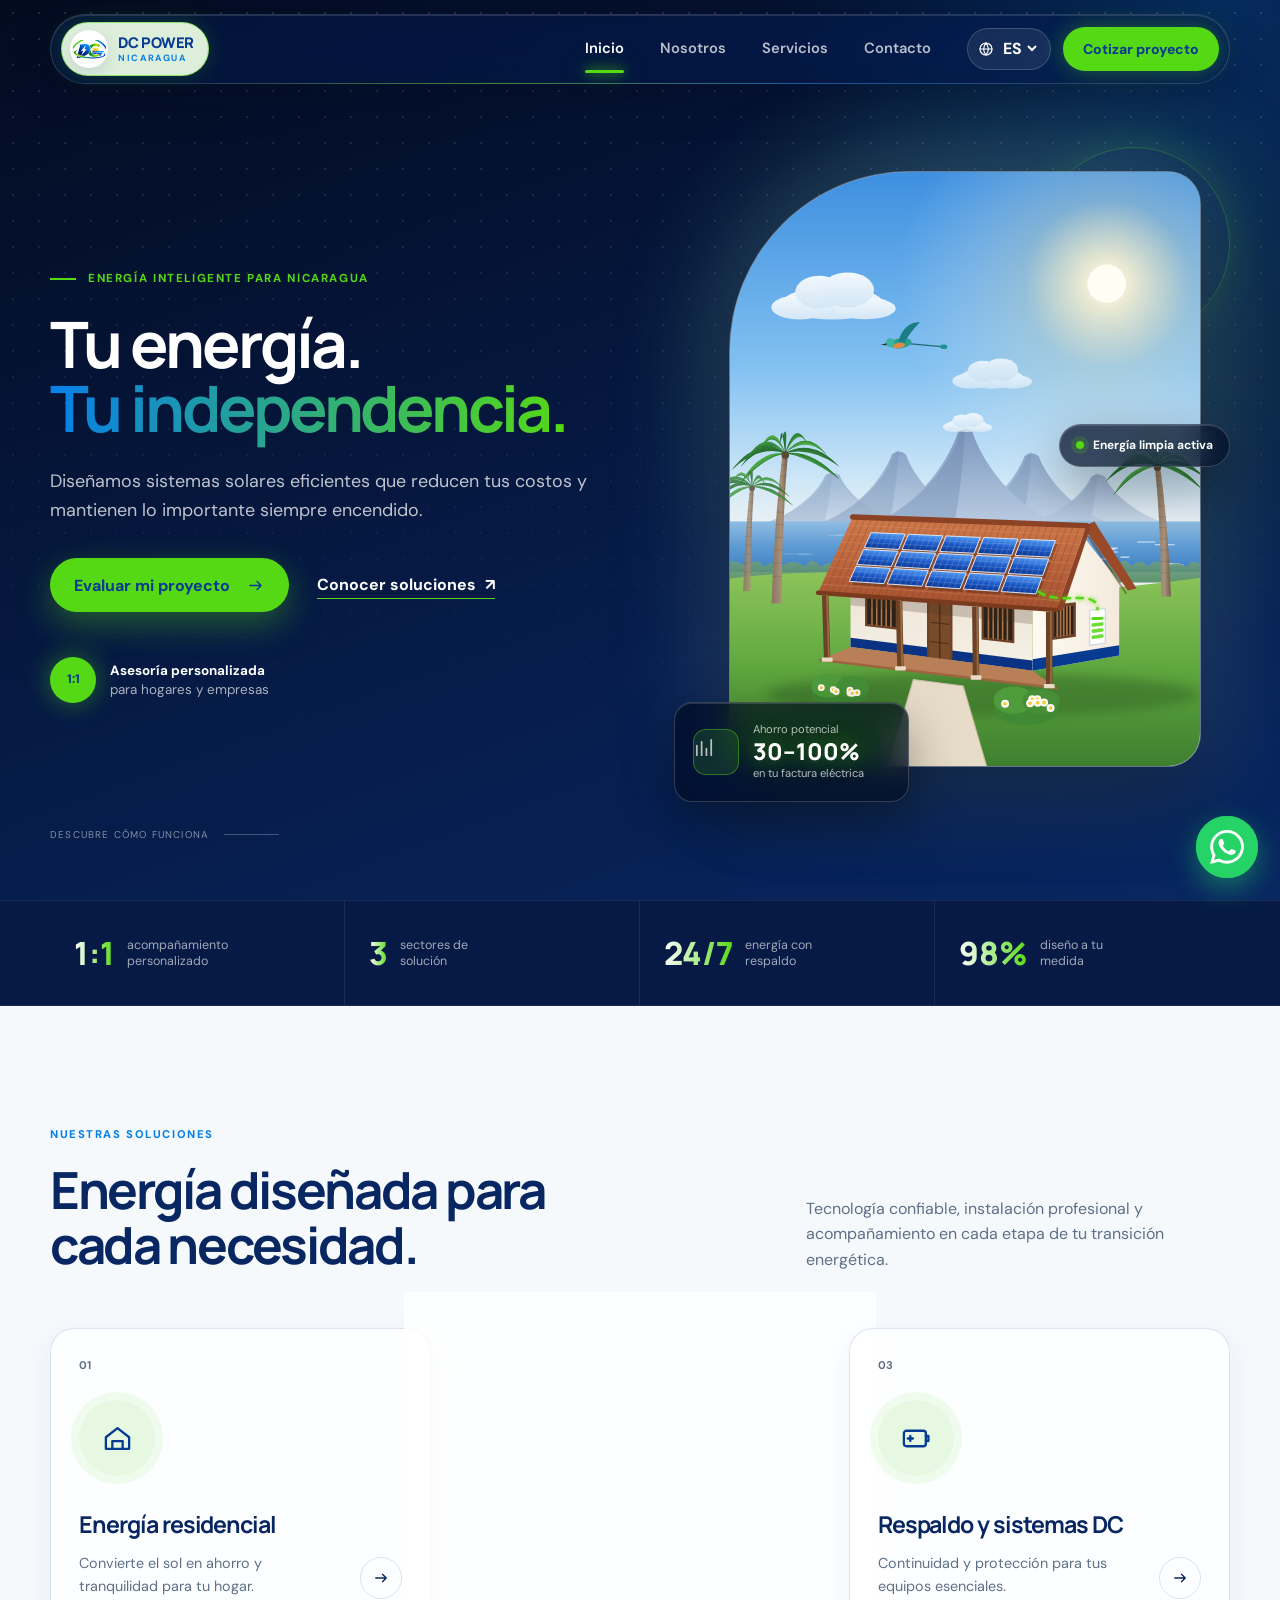
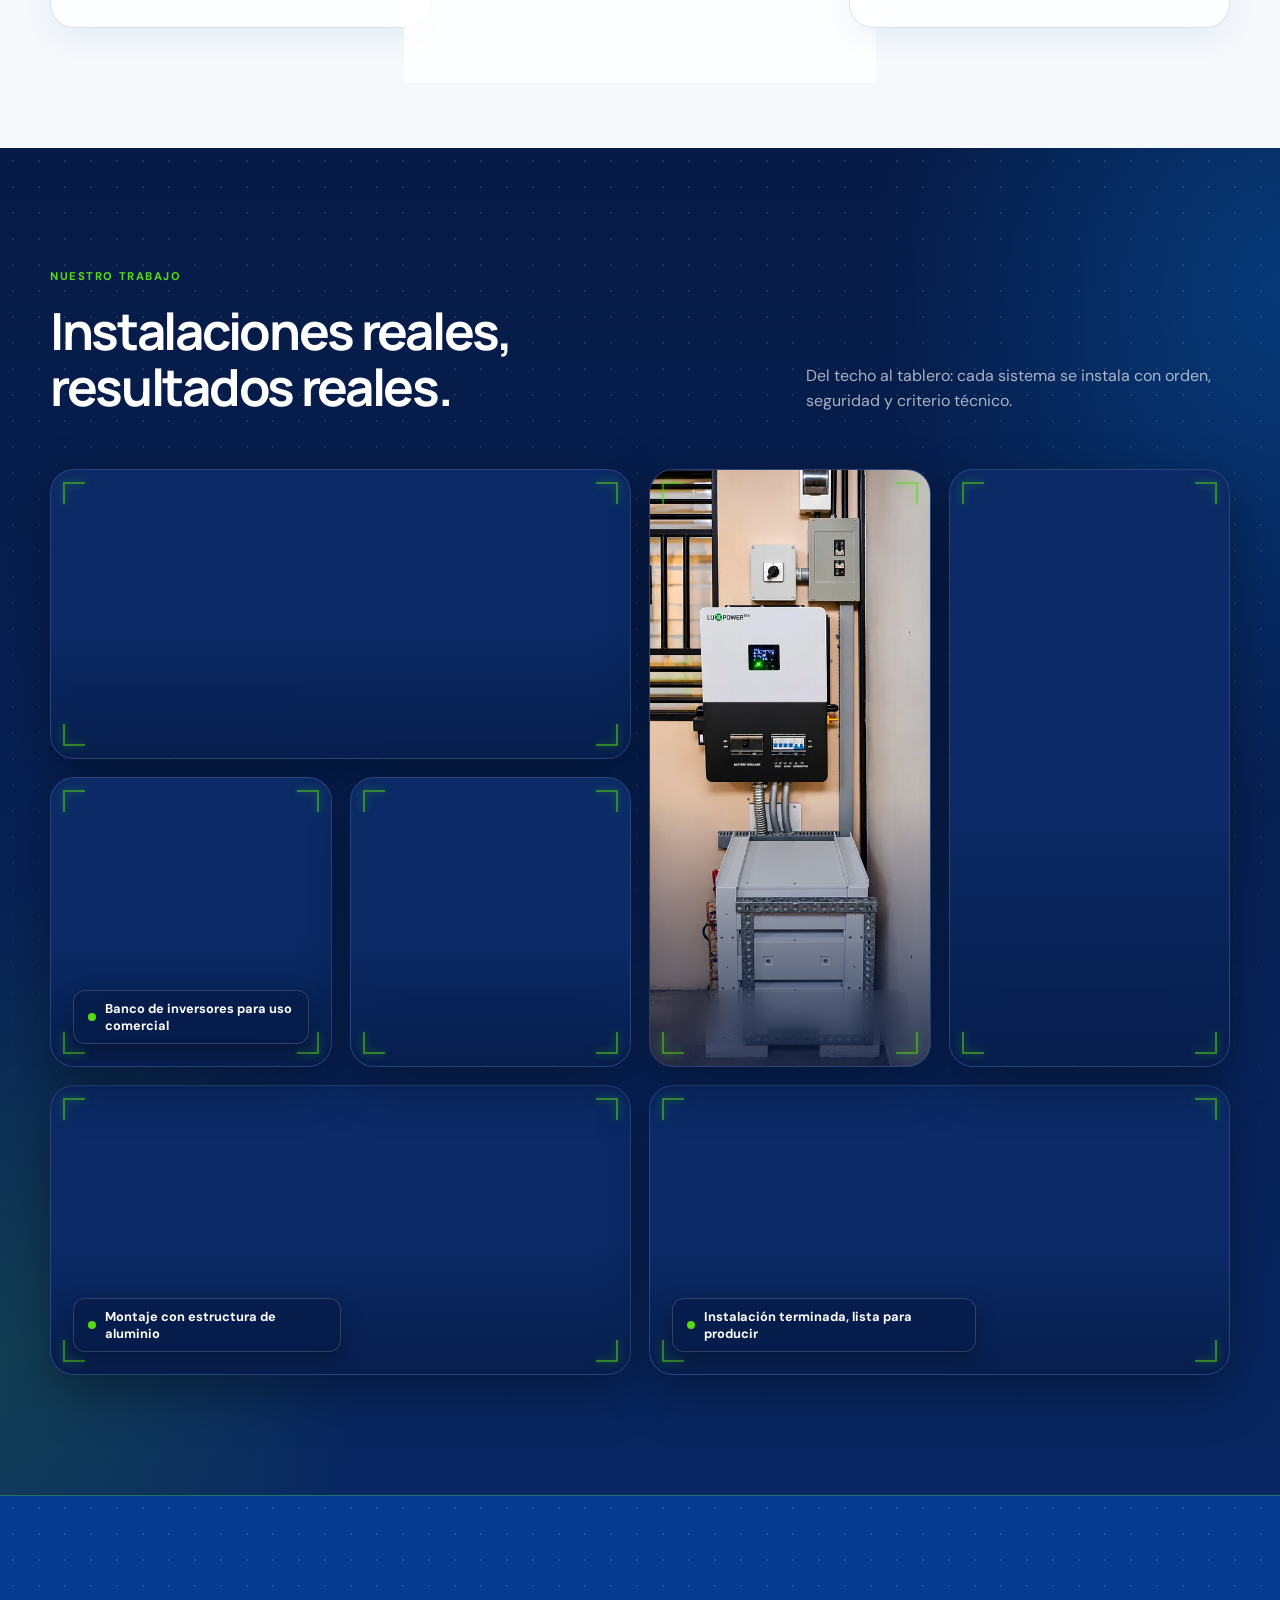
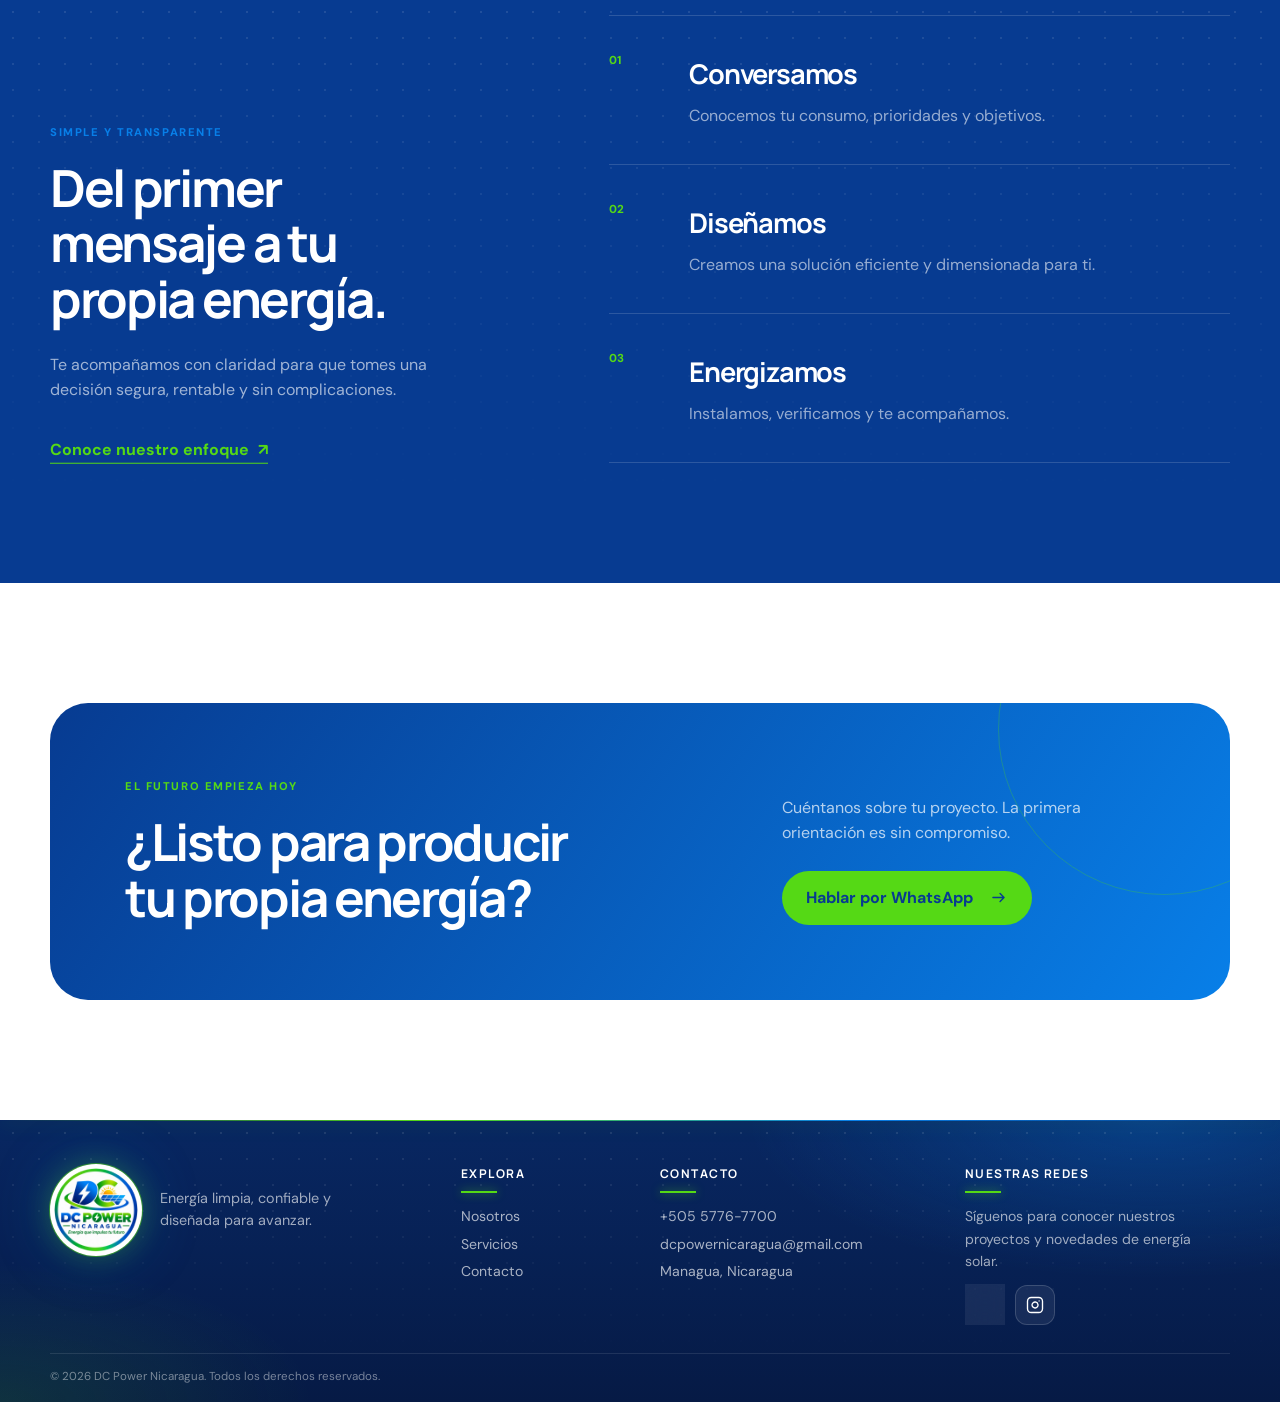
<file: index.html>
<!doctype html>
<html lang="es">
  <head>
    <meta charset="UTF-8" />
    <meta name="viewport" content="width=device-width, initial-scale=1.0" />
    <meta name="description" content="Soluciones solares residenciales, comerciales y de respaldo en Nicaragua." />
    <title>DC Power Nicaragua | Energía solar inteligente</title>
    <link rel="icon" href="assets/dc_power_favicon.png" />
    <link rel="preconnect" href="https://fonts.googleapis.com" />
    <link rel="preconnect" href="https://fonts.gstatic.com" crossorigin />
    <link href="https://fonts.googleapis.com/css2?family=DM+Sans:wght@400;500;600;700&family=Manrope:wght@500;600;700;800&display=swap" rel="stylesheet" />
    <link rel="stylesheet" href="styles.css?v=20261118g" />
    <script type="module" src="main.js?v=20261118g"></script>
  </head>
  <body>
    <header class="site-header">
      <div class="container header-inner">
        <a class="brand" href="index.html" aria-label="DC Power Nicaragua, inicio">
          <span class="brand-mark"><img src="assets/dc_power_favicon.png" alt="" /></span>
          <span class="brand-name">DC Power <small>Nicaragua</small></span>
        </a>
        <nav class="desktop-nav" aria-label="Navegación principal">
          <a class="active" href="index.html" data-i18n="nav_inicio">Inicio</a>
          <a href="nosotros.html" data-i18n="nav_nosotros">Nosotros</a>
          <a href="servicios.html" data-i18n="nav_servicios">Servicios</a>
          <a href="contacto.html" data-i18n="nav_contacto">Contacto</a>
        </nav>
        <div class="header-actions">
          <label class="language-control">
            <span class="sr-only">Idioma</span>
            <svg aria-hidden="true" viewBox="0 0 24 24"><circle cx="12" cy="12" r="9"/><path d="M3 12h18M12 3c2.3 2.5 3.5 5.5 3.5 9S14.3 18.5 12 21c-2.3-2.5-3.5-5.5-3.5-9S9.7 5.5 12 3Z"/></svg>
            <select id="lang-switch" aria-label="Seleccionar idioma">
              <option value="es">ES</option>
              <option value="en">EN</option>
            </select>
          </label>
          <a class="header-cta" href="contacto.html" data-i18n="nav_quote">Cotizar proyecto</a>
          <button class="menu-toggle" type="button" aria-expanded="false" aria-controls="mobile-nav" aria-label="Abrir menú">
            <span></span><span></span>
          </button>
        </div>
      </div>
      <nav class="mobile-nav" id="mobile-nav" aria-label="Navegación móvil">
        <a class="active" href="index.html" data-i18n="nav_inicio">Inicio</a>
        <a href="nosotros.html" data-i18n="nav_nosotros">Nosotros</a>
        <a href="servicios.html" data-i18n="nav_servicios">Servicios</a>
        <a href="contacto.html" data-i18n="nav_contacto">Contacto</a>
        <a class="button button-primary" href="contacto.html" data-i18n="nav_quote">Cotizar proyecto</a>
      </nav>
    </header>

    <main>
      <section class="hero">
        <div class="container hero-grid">
          <div class="hero-copy reveal">
            <div class="eyebrow"><span></span><span data-i18n="hero_eyebrow">Energía inteligente para Nicaragua</span></div>
            <h1 data-i18n-html="hero_title">Tu energía.<br /><em>Tu independencia.</em></h1>
            <p data-i18n="hero_subtitle">Diseñamos sistemas solares eficientes que reducen tus costos y mantienen lo importante siempre encendido.</p>
            <div class="hero-actions">
              <a class="button button-light" href="contacto.html">
                <span data-i18n="hero_btn">Evaluar mi proyecto</span>
                <svg aria-hidden="true" viewBox="0 0 24 24"><path d="m5 12h14m-5-5 5 5-5 5"/></svg>
              </a>
              <a class="text-link" href="servicios.html"><span data-i18n="hero_secondary">Conocer soluciones</span><span>↗</span></a>
            </div>
            <div class="trust-row">
              <div class="avatars single" aria-hidden="true"><span>1:1</span></div>
              <p><strong data-i18n="trust_title">Asesoría personalizada</strong><br /><span data-i18n="trust_text">para hogares y empresas</span></p>
            </div>
          </div>
          <div class="hero-visual reveal">
            <div class="hero-photo hero-photo-art" role="img" aria-label="Ilustración de una casa colonial nicaragüense con paneles solares en el techo, frente al lago y una cadena de cinco volcanes en un día soleado">
              <svg class="hero-art" viewBox="0 0 540 680" preserveAspectRatio="xMidYMid slice" aria-hidden="true" focusable="false">
<defs>
  <linearGradient id="nk-sky" x1="0" y1="0" x2="0" y2="1"><stop offset="0" stop-color="#3d8fe0"/><stop offset=".33" stop-color="#83c1f1"/><stop offset=".52" stop-color="#cfe7f7"/><stop offset=".59" stop-color="#e9f0f4"/></linearGradient>
  <radialGradient id="nk-sunglow" cx="0" cy="0" r="1" gradientUnits="userSpaceOnUse" gradientTransform="translate(432 128) scale(240)"><stop offset="0" stop-color="#fffdf2" stop-opacity="1"/><stop offset=".12" stop-color="#fff3cf" stop-opacity=".85"/><stop offset=".4" stop-color="#ffe9b0" stop-opacity=".28"/><stop offset="1" stop-color="#ffffff" stop-opacity="0"/></radialGradient>
  <linearGradient id="nk-beam" x1="0" y1="0" x2="0" y2="1"><stop offset="0" stop-color="#fff8dc" stop-opacity=".55"/><stop offset="1" stop-color="#fff8dc" stop-opacity="0"/></linearGradient>
  <linearGradient id="nk-cloud" x1="0" y1="0" x2="0" y2="1"><stop offset="0" stop-color="#ffffff"/><stop offset="1" stop-color="#dcebf7"/></linearGradient>
  <linearGradient id="nk-volc" x1="0" y1="0" x2="0" y2="1"><stop offset="0" stop-color="#7d97bd"/><stop offset="1" stop-color="#b8cbe2"/></linearGradient>
  <linearGradient id="nk-volc-shade" x1="0" y1="0" x2="1" y2="0"><stop offset="0" stop-color="#5f7aa3" stop-opacity=".55"/><stop offset="1" stop-color="#5f7aa3" stop-opacity="0"/></linearGradient>
  <linearGradient id="nk-lake" x1="0" y1="0" x2="0" y2="1"><stop offset="0" stop-color="#8fbde3"/><stop offset=".5" stop-color="#5c9ad3"/><stop offset="1" stop-color="#3f80c2"/></linearGradient>
  <linearGradient id="nk-shore" x1="0" y1="0" x2="0" y2="1"><stop offset="0" stop-color="#6f9d82"/><stop offset="1" stop-color="#4f8a5f"/></linearGradient>
  <linearGradient id="nk-lawn" x1="0" y1="0" x2="0" y2="1"><stop offset="0" stop-color="#8cc45a"/><stop offset=".5" stop-color="#5fa63f"/><stop offset="1" stop-color="#3e7f2f"/></linearGradient>
  <linearGradient id="nk-tile" x1="0" y1="1" x2="0" y2="0"><stop offset="0" stop-color="#a5502f"/><stop offset="1" stop-color="#cf7a4b"/></linearGradient>
  <linearGradient id="nk-panel" x1="0" y1="1" x2=".3" y2="0"><stop offset="0" stop-color="#0a2f80"/><stop offset=".55" stop-color="#1a56c4"/><stop offset="1" stop-color="#4c93ee"/></linearGradient>
  <linearGradient id="nk-wall" x1="0" y1="0" x2="0" y2="1"><stop offset="0" stop-color="#d9cfbf"/><stop offset=".35" stop-color="#efe7da"/><stop offset="1" stop-color="#f6f0e6"/></linearGradient>
  <linearGradient id="nk-side" x1="0" y1="0" x2="1" y2="0"><stop offset="0" stop-color="#fffaf1"/><stop offset="1" stop-color="#f3eadc"/></linearGradient>
  <linearGradient id="nk-glint" x1="0" y1="0" x2="1" y2="0"><stop offset="0" stop-color="#ffffff" stop-opacity="0"/><stop offset=".5" stop-color="#ffffff" stop-opacity=".7"/><stop offset="1" stop-color="#ffffff" stop-opacity="0"/></linearGradient>
  <linearGradient id="nk-trunk" x1="0" y1="0" x2="1" y2="0"><stop offset="0" stop-color="#8a7560"/><stop offset=".6" stop-color="#a99079"/><stop offset="1" stop-color="#6e5c4b"/></linearGradient>
  <filter id="nk-haze"><feGaussianBlur stdDeviation=".45"/></filter>
  <filter id="nk-soft" x="-30%" y="-30%" width="160%" height="160%"><feGaussianBlur stdDeviation="5"/></filter>
  <filter id="nk-fg" x="-20%" y="-20%" width="140%" height="140%"><feGaussianBlur stdDeviation="2.4"/></filter>
  <filter id="nk-glow" x="-80%" y="-80%" width="260%" height="260%"><feGaussianBlur stdDeviation="2.2" result="b"/><feMerge><feMergeNode in="b"/><feMergeNode in="SourceGraphic"/></feMerge></filter>
  <clipPath id="nk-panelclip"><polygon points="165.1,488.3 340.5,500.0 359.3,449.1 185.9,441.5"/></clipPath>
</defs>
<rect width="540" height="680" fill="url(#nk-sky)"/>
<circle cx="432" cy="128" r="240" fill="url(#nk-sunglow)"/>
<circle class="nk-sun" cx="432" cy="128" r="22" fill="#fffdf4"/>
<g class="nk-cloud" opacity="0.92" fill="url(#nk-cloud)"><ellipse cx="118.0" cy="150.0" rx="57.5" ry="18.8"/><ellipse cx="80.5" cy="155.0" rx="32.5" ry="13.8"/><ellipse cx="155.5" cy="156.2" rx="35.0" ry="12.5"/><ellipse cx="103.0" cy="137.5" rx="27.5" ry="18.8"/><ellipse cx="135.5" cy="135.0" rx="30.0" ry="20.0"/></g>
<g class="nk-cloud nk-cloud-2" opacity="0.75" fill="url(#nk-cloud)"><ellipse cx="300.0" cy="236.0" rx="36.8" ry="12.0"/><ellipse cx="276.0" cy="239.2" rx="20.8" ry="8.8"/><ellipse cx="324.0" cy="240.0" rx="22.4" ry="8.0"/><ellipse cx="290.4" cy="228.0" rx="17.6" ry="12.0"/><ellipse cx="311.2" cy="226.4" rx="19.2" ry="12.8"/></g>
<g class="nk-bird" transform="translate(196 196) rotate(-8) scale(1.15)">
  <path d="M10 2 L40 9" stroke="#1f6d72" stroke-width="1.3" stroke-linecap="round"/>
  <ellipse cx="42" cy="9.5" rx="3.6" ry="2.2" fill="#1f8f95" transform="rotate(14 42 9.5)"/>
  <ellipse cx="0" cy="0" rx="11" ry="5" fill="#2a9d8f"/>
  <ellipse cx="-2" cy="2" rx="6" ry="2.6" fill="#e48a3c"/>
  <circle cx="-10" cy="-2" r="4.4" fill="#3bb3a5"/>
  <path d="M-14 -2 L-20 -1 L-14 0 Z" fill="#2b2b2b"/>
  <path class="nk-wing" d="M-2 -2 C 4 -16 14 -20 22 -18 C 14 -12 8 -6 4 0 Z" fill="#1d7d86"/>
</g>
<g filter="url(#nk-haze)">
<g opacity="0.62"><path d="M40.0 402 C 75.1 391.2 102.4 366.0 110.0 347.0 Q 118.0 341.0 126.0 347.0 C 133.6 366.0 160.9 391.2 196.0 402 Z" fill="url(#nk-volc)"/><path d="M40.0 402 C 75.1 391.2 105.5 367.2 113.0 346.0 Q 116.0 342.0 118.0 343.0 C 115.0 372.0 111.8 390.0 108.6 402 Z" fill="#5f7aa3" opacity=".3"/></g>
<g opacity="0.62"><path d="M344.0 402 C 379.1 391.6 406.4 367.2 414.0 349.0 Q 422.0 343.0 430.0 349.0 C 437.6 367.2 464.9 391.6 500.0 402 Z" fill="url(#nk-volc)"/><path d="M344.0 402 C 379.1 391.6 409.5 368.4 417.0 348.0 Q 420.0 344.0 422.0 345.0 C 419.0 373.0 415.8 390.4 412.6 402 Z" fill="#5f7aa3" opacity=".3"/></g>
<g opacity="0.8"><path d="M104.0 402 C 144.5 386.9 176.0 351.6 186.0 323.0 Q 194.0 317.0 202.0 323.0 C 212.0 351.6 243.5 386.9 284.0 402 Z" fill="url(#nk-volc)"/><path d="M104.0 402 C 144.5 386.9 179.6 353.3 189.0 322.0 Q 192.0 318.0 194.0 319.0 C 191.0 360.0 186.8 385.2 183.2 402 Z" fill="#5f7aa3" opacity=".3"/></g>
<g opacity="0.8"><path d="M256.0 402 C 296.5 387.2 328.0 352.8 338.0 325.0 Q 346.0 319.0 354.0 325.0 C 364.0 352.8 395.5 387.2 436.0 402 Z" fill="url(#nk-volc)"/><path d="M256.0 402 C 296.5 387.2 331.6 354.4 341.0 324.0 Q 344.0 320.0 346.0 321.0 C 343.0 361.0 338.8 385.6 335.2 402 Z" fill="#5f7aa3" opacity=".3"/></g>
<g opacity="1"><path d="M166.0 402 C 212.8 382.2 249.2 336.0 262.0 297.0 Q 270.0 291.0 278.0 297.0 C 290.8 336.0 327.2 382.2 374.0 402 Z" fill="url(#nk-volc)"/><path d="M166.0 402 C 212.8 382.2 253.4 338.2 265.0 296.0 Q 268.0 292.0 270.0 293.0 C 267.0 347.0 261.7 380.0 257.5 402 Z" fill="#5f7aa3" opacity=".3"/></g>
</g>
<g class="nk-cap" opacity="0.8" fill="url(#nk-cloud)"><ellipse cx="272.0" cy="290.0" rx="23.0" ry="7.5"/><ellipse cx="257.0" cy="292.0" rx="13.0" ry="5.5"/><ellipse cx="287.0" cy="292.5" rx="14.0" ry="5.0"/><ellipse cx="266.0" cy="285.0" rx="11.0" ry="7.5"/><ellipse cx="279.0" cy="284.0" rx="12.0" ry="8.0"/></g>
<rect y="400" width="540" height="58" fill="url(#nk-lake)"/>
<path class="nk-sparkle" d="M423.3 430.6h20.9" stroke="#ffffff" stroke-opacity=".75" stroke-width="1.2" stroke-linecap="round" style="animation-delay:-1.40s"/>
<path class="nk-sparkle" d="M431.1 431.8h10.6" stroke="#ffffff" stroke-opacity=".75" stroke-width="1.2" stroke-linecap="round" style="animation-delay:-1.54s"/>
<path class="nk-sparkle" d="M448.2 440.9h9.3" stroke="#ffffff" stroke-opacity=".75" stroke-width="1.2" stroke-linecap="round" style="animation-delay:-0.91s"/>
<path class="nk-sparkle" d="M372.7 441.6h17.7" stroke="#ffffff" stroke-opacity=".75" stroke-width="1.2" stroke-linecap="round" style="animation-delay:-0.13s"/>
<path class="nk-sparkle" d="M497.5 448.4h17.2" stroke="#ffffff" stroke-opacity=".75" stroke-width="1.2" stroke-linecap="round" style="animation-delay:-1.85s"/>
<path class="nk-sparkle" d="M382.0 406.7h15.4" stroke="#ffffff" stroke-opacity=".75" stroke-width="1.2" stroke-linecap="round" style="animation-delay:-0.18s"/>
<path class="nk-sparkle" d="M386.6 416.6h8.4" stroke="#ffffff" stroke-opacity=".75" stroke-width="1.2" stroke-linecap="round" style="animation-delay:-1.39s"/>
<path class="nk-sparkle" d="M421.7 443.1h15.3" stroke="#ffffff" stroke-opacity=".75" stroke-width="1.2" stroke-linecap="round" style="animation-delay:-1.92s"/>
<path class="nk-sparkle" d="M430.0 435.1h14.4" stroke="#ffffff" stroke-opacity=".75" stroke-width="1.2" stroke-linecap="round" style="animation-delay:-0.83s"/>
<path class="nk-sparkle" d="M499.7 449.8h19.8" stroke="#ffffff" stroke-opacity=".75" stroke-width="1.2" stroke-linecap="round" style="animation-delay:-2.12s"/>
<path class="nk-sparkle" d="M404.1 416.1h12.0" stroke="#ffffff" stroke-opacity=".75" stroke-width="1.2" stroke-linecap="round" style="animation-delay:-0.21s"/>
<path class="nk-sparkle" d="M467.3 423.6h19.9" stroke="#ffffff" stroke-opacity=".75" stroke-width="1.2" stroke-linecap="round" style="animation-delay:-1.16s"/>
<path class="nk-sparkle" d="M494.1 443.3h8.0" stroke="#ffffff" stroke-opacity=".75" stroke-width="1.2" stroke-linecap="round" style="animation-delay:-0.63s"/>
<path class="nk-sparkle" d="M487.4 426.7h21.7" stroke="#ffffff" stroke-opacity=".75" stroke-width="1.2" stroke-linecap="round" style="animation-delay:-1.19s"/>
<path d="M61.9 437.2h29.6" stroke="#ffffff" stroke-opacity=".22" stroke-width="1"/>
<path d="M120.9 415.5h20.7" stroke="#ffffff" stroke-opacity=".22" stroke-width="1"/>
<path d="M329.2 442.3h16.4" stroke="#ffffff" stroke-opacity=".22" stroke-width="1"/>
<path d="M113.9 416.0h15.2" stroke="#ffffff" stroke-opacity=".22" stroke-width="1"/>
<path d="M279.1 419.1h25.2" stroke="#ffffff" stroke-opacity=".22" stroke-width="1"/>
<path d="M174.2 419.6h28.6" stroke="#ffffff" stroke-opacity=".22" stroke-width="1"/>
<path d="M79.3 437.7h16.3" stroke="#ffffff" stroke-opacity=".22" stroke-width="1"/>
<path d="M166.2 420.5h19.4" stroke="#ffffff" stroke-opacity=".22" stroke-width="1"/>
<path d="M-10 470 L-10 452 Q 4.8 439.6 19.6 452 Q 29.7 438.9 39.9 452 Q 49.3 442.8 58.8 452 Q 72.8 440.9 86.8 452 Q 95.5 438.1 104.2 452 Q 113.7 443.9 123.2 452 Q 136.6 443.4 150.0 452 Q 160.0 445.4 170.1 452 Q 178.7 441.3 187.4 452 Q 197.1 441.2 206.8 452 Q 217.4 442.4 228.0 452 Q 242.7 442.1 257.4 452 Q 269.4 439.1 281.5 452 Q 290.7 444.8 300.0 452 Q 314.4 439.5 328.7 452 Q 338.5 444.5 348.2 452 Q 361.4 438.5 374.6 452 Q 384.0 438.4 393.3 452 Q 407.5 441.2 421.7 452 Q 432.6 445.2 443.6 452 Q 451.9 438.3 460.1 452 Q 469.8 440.4 479.5 452 Q 489.3 439.4 499.1 452 Q 511.2 443.7 523.4 452 Q 532.6 440.2 541.9 452 Q 550.3 444.2 558.8 452 Q 570.7 439.2 582.7 452 L560 470 Z" fill="url(#nk-shore)" opacity=".9"/>
<path d="M-20 468 C 90 452 210 458 300 470 C 400 484 470 474 560 462 L560 680 L-20 680 Z" fill="url(#nk-lawn)"/>
<g opacity="1.0"><polygon points="494.5,486.0 494.4,472.4 494.1,458.9 493.8,445.7 493.4,432.7 492.9,419.9 492.3,407.2 491.6,394.9 490.9,382.7 490.1,370.7 489.1,358.9 488.1,347.4 487.1,336.0 492.9,336.0 494.4,347.4 495.9,358.9 497.2,370.7 498.4,382.7 499.6,394.9 500.7,407.2 501.7,419.9 502.6,432.7 503.5,445.7 504.2,458.9 504.9,472.4 505.5,486.0" fill="url(#nk-trunk)"/><path d="M494.1 458.9h10.1" stroke="#5f4e3f" stroke-opacity=".35" stroke-width=".8"/><path d="M493.8 445.7h9.7" stroke="#5f4e3f" stroke-opacity=".35" stroke-width=".8"/><path d="M493.4 432.7h9.2" stroke="#5f4e3f" stroke-opacity=".35" stroke-width=".8"/><path d="M492.9 419.9h8.8" stroke="#5f4e3f" stroke-opacity=".35" stroke-width=".8"/><path d="M492.3 407.2h8.4" stroke="#5f4e3f" stroke-opacity=".35" stroke-width=".8"/><path d="M491.6 394.9h8.0" stroke="#5f4e3f" stroke-opacity=".35" stroke-width=".8"/><path d="M490.9 382.7h7.6" stroke="#5f4e3f" stroke-opacity=".35" stroke-width=".8"/><path d="M490.1 370.7h7.1" stroke="#5f4e3f" stroke-opacity=".35" stroke-width=".8"/><path d="M489.1 358.9h6.7" stroke="#5f4e3f" stroke-opacity=".35" stroke-width=".8"/><path d="M488.1 347.4h6.3" stroke="#5f4e3f" stroke-opacity=".35" stroke-width=".8"/><path d="M490.0 336.0 Q 458.6 317.5 431.5 353.4 Q 461.4 326.7 490.0 336.0 Z" fill="#2e7a35"/><path d="M490.0 336.0 Q 460.7 324.5 431.5 353.4" stroke="#1f5a27" stroke-width=".8" fill="none" opacity=".6"/><path d="M490.0 336.0 Q 466.7 306.8 445.3 341.9 Q 468.0 316.3 490.0 336.0 Z" fill="#3a8f3d"/><path d="M490.0 336.0 Q 467.7 314.1 445.3 341.9" stroke="#1f5a27" stroke-width=".8" fill="none" opacity=".6"/><path d="M490.0 336.0 Q 475.7 294.9 458.1 328.7 Q 473.5 304.2 490.0 336.0 Z" fill="#4aa646"/><path d="M490.0 336.0 Q 474.0 302.0 458.1 328.7" stroke="#1f5a27" stroke-width=".8" fill="none" opacity=".6"/><path d="M490.0 336.0 Q 493.5 298.7 485.3 329.8 Q 485.9 304.4 490.0 336.0 Z" fill="#2e7a35"/><path d="M490.0 336.0 Q 487.7 303.1 485.3 329.8" stroke="#1f5a27" stroke-width=".8" fill="none" opacity=".6"/><path d="M490.0 336.0 Q 500.5 313.5 509.0 333.3 Q 499.2 304.0 490.0 336.0 Z" fill="#3a8f3d"/><path d="M490.0 336.0 Q 499.5 306.2 509.0 333.3" stroke="#1f5a27" stroke-width=".8" fill="none" opacity=".6"/><path d="M490.0 336.0 Q 509.6 318.8 530.4 339.1 Q 510.4 309.3 490.0 336.0 Z" fill="#4aa646"/><path d="M490.0 336.0 Q 510.2 311.5 530.4 339.1" stroke="#1f5a27" stroke-width=".8" fill="none" opacity=".6"/><path d="M490.0 336.0 Q 515.5 329.0 544.7 350.5 Q 517.9 319.7 490.0 336.0 Z" fill="#2e7a35"/><path d="M490.0 336.0 Q 517.4 321.9 544.7 350.5" stroke="#1f5a27" stroke-width=".8" fill="none" opacity=".6"/><path d="M490.0 336.0 Q 511.9 339.8 540.8 363.0 Q 516.4 331.3 490.0 336.0 Z" fill="#3a8f3d"/><path d="M490.0 336.0 Q 515.4 333.3 540.8 363.0" stroke="#1f5a27" stroke-width=".8" fill="none" opacity=".6"/><path d="M490.0 336.0 Q 461.0 332.6 440.2 369.1 Q 466.3 340.6 490.0 336.0 Z" fill="#4aa646"/><path d="M490.0 336.0 Q 465.1 338.8 440.2 369.1" stroke="#1f5a27" stroke-width=".8" fill="none" opacity=".6"/><path d="M490.0 336.0 Q 462.1 313.0 437.5 348.6 Q 464.3 322.3 490.0 336.0 Z" fill="#2e7a35"/><path d="M490.0 336.0 Q 463.8 320.2 437.5 348.6" stroke="#1f5a27" stroke-width=".8" fill="none" opacity=".6"/><circle cx="490.0" cy="338.0" r="4.2" fill="#5a4a32"/></g>
<g opacity="1.0"><polygon points="48.3,494.0 48.9,478.4 49.6,462.9 50.3,447.8 51.2,432.8 52.1,418.2 53.1,403.7 54.2,389.5 55.4,375.5 56.6,361.8 58.0,348.3 59.4,335.0 60.9,322.0 67.1,322.0 66.0,335.0 65.0,348.3 64.1,361.8 63.3,375.5 62.6,389.5 61.9,403.7 61.3,418.2 60.8,432.8 60.4,447.8 60.1,462.9 59.9,478.4 59.7,494.0" fill="url(#nk-trunk)"/><path d="M49.6 462.9h10.6" stroke="#5f4e3f" stroke-opacity=".35" stroke-width=".8"/><path d="M50.3 447.8h10.1" stroke="#5f4e3f" stroke-opacity=".35" stroke-width=".8"/><path d="M51.2 432.8h9.7" stroke="#5f4e3f" stroke-opacity=".35" stroke-width=".8"/><path d="M52.1 418.2h9.2" stroke="#5f4e3f" stroke-opacity=".35" stroke-width=".8"/><path d="M53.1 403.7h8.8" stroke="#5f4e3f" stroke-opacity=".35" stroke-width=".8"/><path d="M54.2 389.5h8.4" stroke="#5f4e3f" stroke-opacity=".35" stroke-width=".8"/><path d="M55.4 375.5h7.9" stroke="#5f4e3f" stroke-opacity=".35" stroke-width=".8"/><path d="M56.6 361.8h7.5" stroke="#5f4e3f" stroke-opacity=".35" stroke-width=".8"/><path d="M58.0 348.3h7.0" stroke="#5f4e3f" stroke-opacity=".35" stroke-width=".8"/><path d="M59.4 335.0h6.6" stroke="#5f4e3f" stroke-opacity=".35" stroke-width=".8"/><path d="M64.0 322.0 Q 31.4 302.7 3.3 340.3 Q 34.3 312.3 64.0 322.0 Z" fill="#2e7a35"/><path d="M64.0 322.0 Q 33.7 310.1 3.3 340.3" stroke="#1f5a27" stroke-width=".8" fill="none" opacity=".6"/><path d="M64.0 322.0 Q 40.4 292.1 19.1 328.9 Q 41.9 302.0 64.0 322.0 Z" fill="#3a8f3d"/><path d="M64.0 322.0 Q 41.5 299.7 19.1 328.9" stroke="#1f5a27" stroke-width=".8" fill="none" opacity=".6"/><path d="M64.0 322.0 Q 50.3 282.5 34.8 318.4 Q 49.1 292.4 64.0 322.0 Z" fill="#4aa646"/><path d="M64.0 322.0 Q 49.4 290.1 34.8 318.4" stroke="#1f5a27" stroke-width=".8" fill="none" opacity=".6"/><path d="M64.0 322.0 Q 68.1 279.0 58.2 309.8 Q 59.0 283.3 64.0 322.0 Z" fill="#2e7a35"/><path d="M64.0 322.0 Q 61.1 282.3 58.2 309.8" stroke="#1f5a27" stroke-width=".8" fill="none" opacity=".6"/><path d="M64.0 322.0 Q 79.6 291.0 89.4 311.6 Q 75.8 281.8 64.0 322.0 Z" fill="#3a8f3d"/><path d="M64.0 322.0 Q 76.7 283.9 89.4 311.6" stroke="#1f5a27" stroke-width=".8" fill="none" opacity=".6"/><path d="M64.0 322.0 Q 87.2 302.0 110.8 323.0 Q 87.4 292.0 64.0 322.0 Z" fill="#4aa646"/><path d="M64.0 322.0 Q 87.4 294.4 110.8 323.0" stroke="#1f5a27" stroke-width=".8" fill="none" opacity=".6"/><path d="M64.0 322.0 Q 92.7 314.1 125.0 336.6 Q 95.0 304.4 64.0 322.0 Z" fill="#2e7a35"/><path d="M64.0 322.0 Q 94.5 306.7 125.0 336.6" stroke="#1f5a27" stroke-width=".8" fill="none" opacity=".6"/><path d="M64.0 322.0 Q 91.3 326.7 125.2 350.9 Q 95.6 317.6 64.0 322.0 Z" fill="#3a8f3d"/><path d="M64.0 322.0 Q 94.6 319.7 125.2 350.9" stroke="#1f5a27" stroke-width=".8" fill="none" opacity=".6"/><path d="M64.0 322.0 Q 33.9 318.4 12.4 356.5 Q 39.5 326.7 64.0 322.0 Z" fill="#4aa646"/><path d="M64.0 322.0 Q 38.2 324.8 12.4 356.5" stroke="#1f5a27" stroke-width=".8" fill="none" opacity=".6"/><path d="M64.0 322.0 Q 36.8 298.9 13.9 336.2 Q 39.6 308.5 64.0 322.0 Z" fill="#2e7a35"/><path d="M64.0 322.0 Q 38.9 306.3 13.9 336.2" stroke="#1f5a27" stroke-width=".8" fill="none" opacity=".6"/><circle cx="64.0" cy="324.0" r="4.4" fill="#5a4a32"/></g>
<g opacity="0.85"><polygon points="15.8,480.0 16.2,469.1 16.7,458.3 17.1,447.8 17.7,437.3 18.3,427.1 18.9,417.0 19.6,407.1 20.3,397.3 21.1,387.8 21.9,378.3 22.8,369.1 23.8,360.0 28.2,360.0 27.6,369.1 27.1,378.3 26.5,387.8 26.1,397.3 25.7,407.1 25.3,417.0 25.0,427.1 24.7,437.3 24.5,447.8 24.3,458.3 24.2,469.1 24.2,480.0" fill="url(#nk-trunk)"/><path d="M16.7 458.3h7.7" stroke="#5f4e3f" stroke-opacity=".35" stroke-width=".8"/><path d="M17.1 447.8h7.4" stroke="#5f4e3f" stroke-opacity=".35" stroke-width=".8"/><path d="M17.7 437.3h7.0" stroke="#5f4e3f" stroke-opacity=".35" stroke-width=".8"/><path d="M18.3 427.1h6.7" stroke="#5f4e3f" stroke-opacity=".35" stroke-width=".8"/><path d="M18.9 417.0h6.4" stroke="#5f4e3f" stroke-opacity=".35" stroke-width=".8"/><path d="M19.6 407.1h6.1" stroke="#5f4e3f" stroke-opacity=".35" stroke-width=".8"/><path d="M20.3 397.3h5.8" stroke="#5f4e3f" stroke-opacity=".35" stroke-width=".8"/><path d="M21.1 387.8h5.4" stroke="#5f4e3f" stroke-opacity=".35" stroke-width=".8"/><path d="M21.9 378.3h5.1" stroke="#5f4e3f" stroke-opacity=".35" stroke-width=".8"/><path d="M22.8 369.1h4.8" stroke="#5f4e3f" stroke-opacity=".35" stroke-width=".8"/><path d="M26.0 360.0 Q 5.1 346.6 -12.0 373.9 Q 7.6 353.4 26.0 360.0 Z" fill="#2e7a35"/><path d="M26.0 360.0 Q 7.0 351.8 -12.0 373.9" stroke="#1f5a27" stroke-width=".8" fill="none" opacity=".6"/><path d="M26.0 360.0 Q 5.8 335.7 -13.8 362.3 Q 6.2 342.9 26.0 360.0 Z" fill="#3a8f3d"/><path d="M26.0 360.0 Q 6.1 341.3 -13.8 362.3" stroke="#1f5a27" stroke-width=".8" fill="none" opacity=".6"/><path d="M26.0 360.0 Q 15.5 329.7 2.9 355.6 Q 14.1 336.8 26.0 360.0 Z" fill="#4aa646"/><path d="M26.0 360.0 Q 14.4 335.2 2.9 355.6" stroke="#1f5a27" stroke-width=".8" fill="none" opacity=".6"/><path d="M26.0 360.0 Q 28.9 328.4 21.7 350.7 Q 22.3 331.4 26.0 360.0 Z" fill="#2e7a35"/><path d="M26.0 360.0 Q 23.9 330.7 21.7 350.7" stroke="#1f5a27" stroke-width=".8" fill="none" opacity=".6"/><path d="M26.0 360.0 Q 34.0 342.8 40.5 357.9 Q 33.0 335.6 26.0 360.0 Z" fill="#3a8f3d"/><path d="M26.0 360.0 Q 33.2 337.3 40.5 357.9" stroke="#1f5a27" stroke-width=".8" fill="none" opacity=".6"/><path d="M26.0 360.0 Q 42.8 345.6 59.8 360.8 Q 43.0 338.3 26.0 360.0 Z" fill="#4aa646"/><path d="M26.0 360.0 Q 42.9 340.0 59.8 360.8" stroke="#1f5a27" stroke-width=".8" fill="none" opacity=".6"/><path d="M26.0 360.0 Q 45.6 354.6 68.1 371.0 Q 47.5 347.5 26.0 360.0 Z" fill="#2e7a35"/><path d="M26.0 360.0 Q 47.1 349.2 68.1 371.0" stroke="#1f5a27" stroke-width=".8" fill="none" opacity=".6"/><path d="M26.0 360.0 Q 46.7 363.5 72.1 381.2 Q 49.8 356.9 26.0 360.0 Z" fill="#3a8f3d"/><path d="M26.0 360.0 Q 49.1 358.4 72.1 381.2" stroke="#1f5a27" stroke-width=".8" fill="none" opacity=".6"/><path d="M26.0 360.0 Q 3.2 357.7 -13.4 385.5 Q 7.2 363.8 26.0 360.0 Z" fill="#4aa646"/><path d="M26.0 360.0 Q 6.3 362.4 -13.4 385.5" stroke="#1f5a27" stroke-width=".8" fill="none" opacity=".6"/><path d="M26.0 360.0 Q 1.7 341.2 -20.6 368.3 Q 3.0 348.4 26.0 360.0 Z" fill="#2e7a35"/><path d="M26.0 360.0 Q 2.7 346.7 -20.6 368.3" stroke="#1f5a27" stroke-width=".8" fill="none" opacity=".6"/><circle cx="26.0" cy="362.0" r="3.2" fill="#5a4a32"/></g>
<g class="nk-house" transform="translate(290 566) scale(1.24) translate(-290 -566)">
<ellipse cx="290" cy="592" rx="200" ry="20" fill="#2f5e22" opacity=".45" filter="url(#nk-soft)"/>
<polygon points="336.0,570.0 416.0,556.0 416.0,488.0 383.0,446.0 336.0,494.0" fill="url(#nk-side)"/>
<polygon points="336.0,570.0 416.0,556.0 416.0,546.5 336.0,559.4" fill="#073b91"/>
<polygon points="353.6,541.7 376.0,538.5 376.0,506.8 353.6,509.0" fill="#6b4226"/>
<polygon points="356.0,538.4 373.6,536.0 373.6,510.0 356.0,511.7" fill="#2b2118"/>
<path d="M358.9 538.0L358.9 511.4" stroke="#a87449" stroke-width="1.6"/>
<path d="M361.9 537.6L361.9 511.1" stroke="#a87449" stroke-width="1.6"/>
<path d="M364.8 537.2L364.8 510.9" stroke="#a87449" stroke-width="1.6"/>
<path d="M367.7 536.8L367.7 510.6" stroke="#a87449" stroke-width="1.6"/>
<path d="M370.7 536.4L370.7 510.3" stroke="#a87449" stroke-width="1.6"/>
<polygon points="388.8,546.6 403.2,544.4 403.2,512.5 388.8,514.1" fill="#ffffff" stroke="#c9d4e2" stroke-width="1"/>
<path class="nk-led" d="M392.0 522.2L400.0 521.2" stroke="#55d915" stroke-width="3" stroke-linecap="round" filter="url(#nk-glow)"/>
<path class="nk-cell" d="M392.0 539.1L400.0 537.9" stroke="#55d915" stroke-width="3.4" stroke-linecap="round" opacity=".85"/>
<path class="nk-cell" d="M392.0 533.4L400.0 532.4" stroke="#55d915" stroke-width="3.4" stroke-linecap="round" opacity=".85"/>
<path class="nk-cell" d="M392.0 527.8L400.0 526.8" stroke="#55d915" stroke-width="3.4" stroke-linecap="round" opacity=".85"/>
<polygon points="168.0,548.0 336.0,570.0 336.0,492.0 168.0,478.0" fill="url(#nk-wall)"/>
<polygon points="168.0,548.0 336.0,570.0 336.0,560.6 168.0,539.6" fill="#0a3383"/>
<polygon points="181.4,528.6 211.7,532.1 211.7,497.5 181.4,494.7" fill="#6b4226"/>
<polygon points="183.5,526.7 209.7,529.7 209.7,499.5 183.5,497.0" fill="#2b2118"/>
<path d="M187.8 527.2L187.8 497.4" stroke="#a87449" stroke-width="1.5"/>
<path d="M192.2 527.7L192.2 497.8" stroke="#a87449" stroke-width="1.5"/>
<path d="M196.6 528.2L196.6 498.2" stroke="#a87449" stroke-width="1.5"/>
<path d="M200.9 528.7L200.9 498.6" stroke="#a87449" stroke-width="1.5"/>
<path d="M205.3 529.2L205.3 499.1" stroke="#a87449" stroke-width="1.5"/>
<polygon points="238.6,557.2 262.1,560.3 262.1,500.7 238.6,498.6" fill="#6b4226"/>
<polygon points="240.6,557.5 260.1,560.1 260.1,502.8 240.6,500.9" fill="#7a4b2b"/>
<path d="M250.3 558.8L250.3 501.9" stroke="#4e2f1a" stroke-width="1.4"/>
<path d="M241.9 543.0L258.7 545.0" stroke="#4e2f1a" stroke-width="1"/>
<path d="M241.9 525.3L258.7 527.2" stroke="#4e2f1a" stroke-width="1"/>
<polygon points="289.0,541.1 319.2,544.6 319.2,507.6 289.0,504.7" fill="#6b4226"/>
<polygon points="291.0,539.1 317.2,542.1 317.2,509.7 291.0,507.2" fill="#2b2118"/>
<path d="M295.3 539.6L295.3 507.6" stroke="#a87449" stroke-width="1.5"/>
<path d="M299.7 540.1L299.7 508.0" stroke="#a87449" stroke-width="1.5"/>
<path d="M304.1 540.6L304.1 508.5" stroke="#a87449" stroke-width="1.5"/>
<path d="M308.4 541.1L308.4 508.9" stroke="#a87449" stroke-width="1.5"/>
<path d="M312.8 541.6L312.8 509.3" stroke="#a87449" stroke-width="1.5"/>
<polygon points="168.0,509.5 336.0,527.1 336.0,492.0 168.0,478.0" fill="#3b2a1a" opacity=".22"/>
<polygon points="168.0,548.0 336.0,570.0 358.0,586.0 140.0,560.0" fill="#c98a5e"/>
<polygon points="168.0,548.0 336.0,570.0 358.0,586.0 140.0,560.0" fill="#000" opacity=".08"/>
<path d="M140.0 560.0L358.0 586.0" stroke="#9c6440" stroke-width="2.4"/>
<polygon points="138.0,498.0 358.0,514.0 386.0,436.0 170.0,428.0" fill="url(#nk-tile)"/>
<path d="M144.1 498.4L176.0 428.2" stroke="#7d3a1f" stroke-opacity=".35" stroke-width=".9"/>
<path d="M150.2 498.9L182.0 428.4" stroke="#7d3a1f" stroke-opacity=".35" stroke-width=".9"/>
<path d="M156.3 499.3L188.0 428.7" stroke="#7d3a1f" stroke-opacity=".35" stroke-width=".9"/>
<path d="M162.4 499.8L194.0 428.9" stroke="#7d3a1f" stroke-opacity=".35" stroke-width=".9"/>
<path d="M168.6 500.2L200.0 429.1" stroke="#7d3a1f" stroke-opacity=".35" stroke-width=".9"/>
<path d="M174.7 500.7L206.0 429.3" stroke="#7d3a1f" stroke-opacity=".35" stroke-width=".9"/>
<path d="M180.8 501.1L212.0 429.6" stroke="#7d3a1f" stroke-opacity=".35" stroke-width=".9"/>
<path d="M186.9 501.6L218.0 429.8" stroke="#7d3a1f" stroke-opacity=".35" stroke-width=".9"/>
<path d="M193.0 502.0L224.0 430.0" stroke="#7d3a1f" stroke-opacity=".35" stroke-width=".9"/>
<path d="M199.1 502.4L230.0 430.2" stroke="#7d3a1f" stroke-opacity=".35" stroke-width=".9"/>
<path d="M205.2 502.9L236.0 430.4" stroke="#7d3a1f" stroke-opacity=".35" stroke-width=".9"/>
<path d="M211.3 503.3L242.0 430.7" stroke="#7d3a1f" stroke-opacity=".35" stroke-width=".9"/>
<path d="M217.4 503.8L248.0 430.9" stroke="#7d3a1f" stroke-opacity=".35" stroke-width=".9"/>
<path d="M223.6 504.2L254.0 431.1" stroke="#7d3a1f" stroke-opacity=".35" stroke-width=".9"/>
<path d="M229.7 504.7L260.0 431.3" stroke="#7d3a1f" stroke-opacity=".35" stroke-width=".9"/>
<path d="M235.8 505.1L266.0 431.6" stroke="#7d3a1f" stroke-opacity=".35" stroke-width=".9"/>
<path d="M241.9 505.6L272.0 431.8" stroke="#7d3a1f" stroke-opacity=".35" stroke-width=".9"/>
<path d="M248.0 506.0L278.0 432.0" stroke="#7d3a1f" stroke-opacity=".35" stroke-width=".9"/>
<path d="M254.1 506.4L284.0 432.2" stroke="#7d3a1f" stroke-opacity=".35" stroke-width=".9"/>
<path d="M260.2 506.9L290.0 432.4" stroke="#7d3a1f" stroke-opacity=".35" stroke-width=".9"/>
<path d="M266.3 507.3L296.0 432.7" stroke="#7d3a1f" stroke-opacity=".35" stroke-width=".9"/>
<path d="M272.4 507.8L302.0 432.9" stroke="#7d3a1f" stroke-opacity=".35" stroke-width=".9"/>
<path d="M278.6 508.2L308.0 433.1" stroke="#7d3a1f" stroke-opacity=".35" stroke-width=".9"/>
<path d="M284.7 508.7L314.0 433.3" stroke="#7d3a1f" stroke-opacity=".35" stroke-width=".9"/>
<path d="M290.8 509.1L320.0 433.6" stroke="#7d3a1f" stroke-opacity=".35" stroke-width=".9"/>
<path d="M296.9 509.6L326.0 433.8" stroke="#7d3a1f" stroke-opacity=".35" stroke-width=".9"/>
<path d="M303.0 510.0L332.0 434.0" stroke="#7d3a1f" stroke-opacity=".35" stroke-width=".9"/>
<path d="M309.1 510.4L338.0 434.2" stroke="#7d3a1f" stroke-opacity=".35" stroke-width=".9"/>
<path d="M315.2 510.9L344.0 434.4" stroke="#7d3a1f" stroke-opacity=".35" stroke-width=".9"/>
<path d="M321.3 511.3L350.0 434.7" stroke="#7d3a1f" stroke-opacity=".35" stroke-width=".9"/>
<path d="M327.4 511.8L356.0 434.9" stroke="#7d3a1f" stroke-opacity=".35" stroke-width=".9"/>
<path d="M333.6 512.2L362.0 435.1" stroke="#7d3a1f" stroke-opacity=".35" stroke-width=".9"/>
<path d="M339.7 512.7L368.0 435.3" stroke="#7d3a1f" stroke-opacity=".35" stroke-width=".9"/>
<path d="M345.8 513.1L374.0 435.6" stroke="#7d3a1f" stroke-opacity=".35" stroke-width=".9"/>
<path d="M351.9 513.6L380.0 435.8" stroke="#7d3a1f" stroke-opacity=".35" stroke-width=".9"/>
<path d="M141.6 490.2L361.1 505.3" stroke="#e8a172" stroke-opacity=".35" stroke-width=".7"/>
<path d="M145.1 482.4L364.2 496.7" stroke="#e8a172" stroke-opacity=".35" stroke-width=".7"/>
<path d="M148.7 474.7L367.3 488.0" stroke="#e8a172" stroke-opacity=".35" stroke-width=".7"/>
<path d="M152.2 466.9L370.4 479.3" stroke="#e8a172" stroke-opacity=".35" stroke-width=".7"/>
<path d="M155.8 459.1L373.6 470.7" stroke="#e8a172" stroke-opacity=".35" stroke-width=".7"/>
<path d="M159.3 451.3L376.7 462.0" stroke="#e8a172" stroke-opacity=".35" stroke-width=".7"/>
<path d="M162.9 443.6L379.8 453.3" stroke="#e8a172" stroke-opacity=".35" stroke-width=".7"/>
<path d="M166.4 435.8L382.9 444.7" stroke="#e8a172" stroke-opacity=".35" stroke-width=".7"/>
<path d="M138.0 498.0L358.0 514.0" stroke="#7a3a1e" stroke-width="4" stroke-linecap="round"/>
<path d="M170.0 428.0L386.0 436.0" stroke="#8c4224" stroke-width="5" stroke-linecap="round"/>
<polygon points="384.0,439.0 424.0,496.0 432.0,494.0 393.0,432.0" fill="#9a4a28"/>
<path d="M385.0 442.0L422 498" stroke="#5e2a14" stroke-opacity=".45" stroke-width="2"/>
<polygon points="358.0,514.0 386.0,436.0 391.0,433.0 364.0,514.0" fill="#8c4224"/>
<polygon points="169.2,490.5 200.8,492.6 206.8,478.5 175.4,476.7" fill="#3a1a0c" opacity=".35"/>
<polygon points="204.3,492.9 235.9,495.0 241.8,480.6 210.3,478.7" fill="#3a1a0c" opacity=".35"/>
<polygon points="239.4,495.2 271.0,497.3 276.8,482.7 245.3,480.8" fill="#3a1a0c" opacity=".35"/>
<polygon points="274.5,497.6 306.0,499.7 311.7,484.8 280.3,482.9" fill="#3a1a0c" opacity=".35"/>
<polygon points="309.5,499.9 341.1,502.0 346.7,486.9 315.2,485.0" fill="#3a1a0c" opacity=".35"/>
<polygon points="176.1,474.9 207.6,476.8 213.7,462.7 182.3,461.1" fill="#3a1a0c" opacity=".35"/>
<polygon points="211.1,477.0 242.5,478.9 248.5,464.5 217.1,462.9" fill="#3a1a0c" opacity=".35"/>
<polygon points="246.0,479.1 277.5,480.9 283.3,466.3 252.0,464.7" fill="#3a1a0c" opacity=".35"/>
<polygon points="281.0,481.1 312.4,483.0 318.1,468.1 286.8,466.5" fill="#3a1a0c" opacity=".35"/>
<polygon points="315.9,483.2 347.4,485.0 353.0,469.9 321.6,468.3" fill="#3a1a0c" opacity=".35"/>
<polygon points="183.1,459.4 214.4,461.0 220.5,446.8 189.3,445.5" fill="#3a1a0c" opacity=".35"/>
<polygon points="217.9,461.1 249.2,462.7 255.2,448.4 223.9,447.0" fill="#3a1a0c" opacity=".35"/>
<polygon points="252.7,462.9 284.0,464.5 289.8,449.9 258.6,448.5" fill="#3a1a0c" opacity=".35"/>
<polygon points="287.5,464.7 318.8,466.3 324.5,451.4 293.3,450.0" fill="#3a1a0c" opacity=".35"/>
<polygon points="322.3,466.5 353.6,468.1 359.2,452.9 328.0,451.6" fill="#3a1a0c" opacity=".35"/>
<g fill="url(#nk-panel)" stroke="#dfe9f7" stroke-width=".9" stroke-linejoin="round">
<polygon points="167.2,487.5 198.8,489.6 204.8,475.5 173.4,473.7"/>
<polygon points="202.3,489.9 233.9,492.0 239.8,477.6 208.3,475.7"/>
<polygon points="237.4,492.2 269.0,494.3 274.8,479.7 243.3,477.8"/>
<polygon points="272.5,494.6 304.0,496.7 309.7,481.8 278.3,479.9"/>
<polygon points="307.5,496.9 339.1,499.0 344.7,483.9 313.2,482.0"/>
<polygon points="174.1,471.9 205.6,473.8 211.7,459.7 180.3,458.1"/>
<polygon points="209.1,474.0 240.5,475.9 246.5,461.5 215.1,459.9"/>
<polygon points="244.0,476.1 275.5,477.9 281.3,463.3 250.0,461.7"/>
<polygon points="279.0,478.1 310.4,480.0 316.1,465.1 284.8,463.5"/>
<polygon points="313.9,480.2 345.4,482.0 351.0,466.9 319.6,465.3"/>
<polygon points="181.1,456.4 212.4,458.0 218.5,443.8 187.3,442.5"/>
<polygon points="215.9,458.1 247.2,459.7 253.2,445.4 221.9,444.0"/>
<polygon points="250.7,459.9 282.0,461.5 287.8,446.9 256.6,445.5"/>
<polygon points="285.5,461.7 316.8,463.3 322.5,448.4 291.3,447.0"/>
<polygon points="320.3,463.5 351.6,465.1 357.2,449.9 326.0,448.6"/>
</g>
<path d="M172.5 487.9L178.6 474.0M177.7 488.2L183.9 474.3M183.0 488.6L189.1 474.6M188.2 488.9L194.4 474.9M193.5 489.3L199.6 475.2M169.3 482.9L200.8 484.9M171.3 478.3L202.8 480.2M207.5 490.2L213.6 476.1M212.8 490.6L218.8 476.4M218.1 490.9L224.1 476.7M223.3 491.3L229.3 477.0M228.6 491.6L234.6 477.3M204.3 485.2L235.8 487.2M206.3 480.5L237.8 482.4M242.6 492.6L248.6 478.1M247.9 492.9L253.8 478.5M253.2 493.3L259.0 478.8M258.4 493.6L264.3 479.1M263.7 494.0L269.5 479.4M239.3 487.4L270.9 489.5M241.3 482.6L272.8 484.6M277.7 494.9L283.5 480.2M283.0 495.3L288.8 480.5M288.2 495.6L294.0 480.9M293.5 496.0L299.2 481.2M298.8 496.3L304.5 481.5M274.4 489.7L305.9 491.7M276.3 484.8L307.8 486.8M312.8 497.2L318.5 482.3M318.1 497.6L323.7 482.6M323.3 498.0L329.0 482.9M328.6 498.3L334.2 483.3M333.9 498.7L339.5 483.6M309.4 491.9L341.0 494.0M311.3 487.0L342.8 488.9M179.4 472.3L185.5 458.3M184.6 472.6L190.8 458.6M189.9 472.9L196.0 458.9M195.1 473.2L201.2 459.1M200.3 473.5L206.4 459.4M176.2 467.3L207.6 469.1M178.3 462.7L209.6 464.4M214.3 474.3L220.4 460.1M219.6 474.6L225.6 460.4M224.8 474.9L230.8 460.7M230.1 475.2L236.0 461.0M235.3 475.6L241.3 461.2M211.1 469.3L242.5 471.1M213.1 464.6L244.5 466.3M249.3 476.4L255.2 461.9M254.5 476.7L260.4 462.2M259.8 477.0L265.6 462.5M265.0 477.3L270.9 462.8M270.2 477.6L276.1 463.0M246.0 471.3L277.4 473.0M248.0 466.5L279.4 468.2M284.2 478.4L290.0 463.8M289.5 478.7L295.2 464.0M294.7 479.1L300.5 464.3M300.0 479.4L305.7 464.6M305.2 479.7L310.9 464.8M280.9 473.2L312.3 475.0M282.9 468.4L314.2 470.1M319.2 480.5L324.8 465.6M324.4 480.8L330.1 465.8M329.7 481.1L335.3 466.1M334.9 481.4L340.5 466.4M340.1 481.7L345.7 466.6M315.8 475.2L347.2 477.0M317.7 470.3L349.1 472.0M186.3 456.6L192.5 442.7M191.5 456.9L197.7 442.9M196.7 457.2L202.9 443.2M202.0 457.4L208.1 443.4M207.2 457.7L213.3 443.6M183.1 451.7L214.4 453.3M185.2 447.1L216.5 448.5M221.1 458.4L227.2 444.2M226.3 458.7L232.4 444.5M231.6 458.9L237.6 444.7M236.8 459.2L242.8 444.9M242.0 459.5L248.0 445.1M217.9 453.4L249.2 454.9M219.9 448.7L251.2 450.2M255.9 460.2L261.8 445.8M261.1 460.4L267.0 446.0M266.4 460.7L272.2 446.2M271.6 461.0L277.4 446.4M276.8 461.2L282.6 446.7M252.7 455.1L284.0 456.6M254.7 450.3L285.9 451.8M290.7 462.0L296.5 447.3M295.9 462.2L301.7 447.5M301.2 462.5L306.9 447.7M306.4 462.8L312.1 448.0M311.6 463.0L317.3 448.2M287.4 456.8L318.7 458.3M289.4 451.9L320.6 453.4M325.5 463.7L331.2 448.8M330.8 464.0L336.4 449.0M336.0 464.3L341.6 449.3M341.2 464.5L346.8 449.5M346.4 464.8L352.0 449.7M322.2 458.5L353.5 460.0M324.1 453.5L355.4 455.0" stroke="#a8ccf7" stroke-opacity=".35" stroke-width=".6" fill="none"/>
<g clip-path="url(#nk-panelclip)"><polygon class="nk-glint" points="60,540 96,540 150,400 114,400" fill="url(#nk-glint)"/></g>
<path d="M144.6 500.5L146.5 560.8" stroke="#6b4226" stroke-width="6" stroke-linecap="butt"/>
<path d="M146.2 500.5L148.1 560.8" stroke="#9a6a43" stroke-width="1.6"/>
<rect x="141.5" y="557.8" width="10" height="4" rx="1" fill="#e9dcc6"/>
<path d="M212.8 505.4L214.1 568.8" stroke="#6b4226" stroke-width="6" stroke-linecap="butt"/>
<path d="M214.4 505.4L215.7 568.8" stroke="#9a6a43" stroke-width="1.6"/>
<rect x="209.1" y="565.8" width="10" height="4" rx="1" fill="#e9dcc6"/>
<path d="M283.2 510.6L283.9 577.2" stroke="#6b4226" stroke-width="6" stroke-linecap="butt"/>
<path d="M284.8 510.6L285.5 577.2" stroke="#9a6a43" stroke-width="1.6"/>
<rect x="278.9" y="574.2" width="10" height="4" rx="1" fill="#e9dcc6"/>
<path d="M351.4 515.5L351.5 585.2" stroke="#6b4226" stroke-width="6" stroke-linecap="butt"/>
<path d="M353.0 515.5L353.1 585.2" stroke="#9a6a43" stroke-width="1.6"/>
<rect x="346.5" y="582.2" width="10" height="4" rx="1" fill="#e9dcc6"/>
<path class="nk-flow" d="M341.7 497.0 C 359.7 511.0 396.0 493.3 396.0 513.3" stroke="#55d915" stroke-width="2.2" stroke-linecap="round" stroke-dasharray="6 6" fill="none" filter="url(#nk-glow)"/>
<path d="M226 578 L272 584 L300 680 L196 680 Z" fill="#e7dcc8"/>
<path d="M226 578 L272 584 L300 680 L196 680 Z" fill="none" stroke="#cbbda4" stroke-width="1"/>
<g transform="translate(158 590) scale(1.0)"><ellipse cx="0" cy="0" rx="26" ry="14" fill="#3f8a33"/><ellipse cx="-10" cy="-6" rx="16" ry="11" fill="#4f9c3c"/><ellipse cx="12" cy="-5" rx="15" ry="10" fill="#468f37"/><g transform="translate(-17.0 -4.4)"><circle r="3.2" fill="#fffaf0"/><circle r="1.4" fill="#f5c533"/></g><g transform="translate(9.5 0.6)"><circle r="3.2" fill="#fffaf0"/><circle r="1.4" fill="#f5c533"/></g><g transform="translate(9.5 -2.1)"><circle r="3.2" fill="#fffaf0"/><circle r="1.4" fill="#f5c533"/></g><g transform="translate(11.7 0.8)"><circle r="3.2" fill="#fffaf0"/><circle r="1.4" fill="#f5c533"/></g><g transform="translate(-5.9 -2.4)"><circle r="3.2" fill="#fffaf0"/><circle r="1.4" fill="#f5c533"/></g><g transform="translate(16.0 0.2)"><circle r="3.2" fill="#fffaf0"/><circle r="1.4" fill="#f5c533"/></g><g transform="translate(-3.3 -0.9)"><circle r="3.2" fill="#fffaf0"/><circle r="1.4" fill="#f5c533"/></g></g>
<g transform="translate(330 604) scale(1.15)"><ellipse cx="0" cy="0" rx="26" ry="14" fill="#3f8a33"/><ellipse cx="-10" cy="-6" rx="16" ry="11" fill="#4f9c3c"/><ellipse cx="12" cy="-5" rx="15" ry="10" fill="#468f37"/><g transform="translate(14.5 -4.0)"><circle r="3.2" fill="#fffaf0"/><circle r="1.4" fill="#f5c533"/></g><g transform="translate(5.0 -6.6)"><circle r="3.2" fill="#fffaf0"/><circle r="1.4" fill="#f5c533"/></g><g transform="translate(3.3 -3.5)"><circle r="3.2" fill="#fffaf0"/><circle r="1.4" fill="#f5c533"/></g><g transform="translate(-16.8 -3.0)"><circle r="3.2" fill="#fffaf0"/><circle r="1.4" fill="#f5c533"/></g><g transform="translate(19.7 0.3)"><circle r="3.2" fill="#fffaf0"/><circle r="1.4" fill="#f5c533"/></g><g transform="translate(9.1 -6.6)"><circle r="3.2" fill="#fffaf0"/><circle r="1.4" fill="#f5c533"/></g><g transform="translate(9.4 -3.9)"><circle r="3.2" fill="#fffaf0"/><circle r="1.4" fill="#f5c533"/></g></g>
</g>
</svg>
            </div>
            <div class="floating-card savings-card">
              <span class="metric-icon"><svg aria-hidden="true" viewBox="0 0 24 24"><path d="M4 19V9m5 10V5m5 14v-7m5 7V3"/></svg></span>
              <div><small data-i18n="saving_label">Ahorro potencial</small><strong>30–100%</strong><span data-i18n="saving_detail">en tu factura eléctrica</span></div>
            </div>
            <div class="floating-card clean-card">
              <span class="status-dot"></span>
              <span data-i18n="clean_energy">Energía limpia activa</span>
            </div>
          </div>
        </div>
        <div class="hero-foot container">
          <span data-i18n="scroll_label">Descubre cómo funciona</span><span class="scroll-line"></span>
        </div>
      </section>

      <section class="stats-band" aria-label="Beneficios principales">
        <div class="container stats-grid">
          <div><strong>1:1</strong><span data-i18n="stat_projects">Acompañamiento personalizado</span></div>
          <div><strong data-count="3">3</strong><span data-i18n="stat_sectors">Sectores de solución</span></div>
          <div><strong>24/7</strong><span data-i18n="stat_energy">Energía con respaldo</span></div>
          <div><strong data-count="100" data-suffix="%">100%</strong><span data-i18n="stat_custom">Diseño a tu medida</span></div>
        </div>
      </section>

      <section class="section solutions">
        <div class="container">
          <div class="section-heading reveal">
            <div><span class="section-kicker" data-i18n="solutions_kicker">Nuestras soluciones</span><h2 data-i18n-html="solutions_title">Energía diseñada para<br />cada necesidad.</h2></div>
            <p data-i18n="solutions_intro">Tecnología confiable, instalación profesional y acompañamiento en cada etapa de tu transición energética.</p>
          </div>
          <div class="solution-grid">
            <article class="solution-card reveal">
              <div class="card-number">01</div>
              <span class="solution-icon"><svg aria-hidden="true" viewBox="0 0 24 24"><path d="m3 11 9-7 9 7v9H3v-9Z"/><path d="M8 20v-6h8v6"/></svg></span>
              <div><h3 data-i18n="service_1_title">Energía residencial</h3><p data-i18n="service_1_desc">Convierte el sol en ahorro y tranquilidad para tu hogar.</p></div>
              <a href="servicios.html" aria-label="Ver solución residencial"><svg aria-hidden="true" viewBox="0 0 24 24"><path d="m5 12h14m-5-5 5 5-5 5"/></svg></a>
            </article>
            <article class="solution-card reveal">
              <div class="card-number">02</div>
              <span class="solution-icon"><svg aria-hidden="true" viewBox="0 0 24 24"><path d="M4 21V8l8-5v18M12 9h8v12M8 9v1m0 4v1m0 4v1m8-7v1m0 4v1"/></svg></span>
              <div><h3 data-i18n="service_2_title">Comercial e industrial</h3><p data-i18n="service_2_desc">Reduce costos operativos y mejora la competitividad de tu negocio.</p></div>
              <a href="servicios.html" aria-label="Ver solución comercial"><svg aria-hidden="true" viewBox="0 0 24 24"><path d="m5 12h14m-5-5 5 5-5 5"/></svg></a>
            </article>
            <article class="solution-card reveal">
              <div class="card-number">03</div>
              <span class="solution-icon"><svg aria-hidden="true" viewBox="0 0 24 24"><rect x="3" y="6" width="17" height="12" rx="2"/><path d="M20 10h2v4h-2M8 10v4m-2-2h4"/></svg></span>
              <div><h3 data-i18n="service_3_title">Respaldo y sistemas DC</h3><p data-i18n="service_3_desc">Continuidad y protección para tus equipos esenciales.</p></div>
              <a href="servicios.html" aria-label="Ver sistemas de respaldo"><svg aria-hidden="true" viewBox="0 0 24 24"><path d="m5 12h14m-5-5 5 5-5 5"/></svg></a>
            </article>
          </div>
        </div>
      </section>
      
            <section class="section work">
        <div class="container">
          <div class="section-heading reveal">
            <div><span class="section-kicker" data-i18n="work_kicker">Nuestro trabajo</span><h2 data-i18n="work_title">Instalaciones reales, resultados reales.</h2></div>
            <p data-i18n="work_intro">Del techo al tablero: cada sistema se instala con orden, seguridad y criterio técnico.</p>
          </div>
          <div class="gallery-grid">
            <figure class="gallery-item g-roof reveal">
              <img src="assets/img/techo-montanas-800.webp" srcset="assets/img/techo-montanas-800.webp 800w, assets/img/techo-montanas-1400.webp 1400w" sizes="(max-width: 600px) 92vw, (max-width: 960px) 46vw, 560px" width="800" height="653" loading="lazy" decoding="async" alt="Paneles solares sobre techo rojo con montañas y campo de fondo" data-i18n-alt="alt_techo" />
              <figcaption data-i18n="work_cap_1">Sistema fotovoltaico en techo</figcaption>
            </figure>
            <figure class="gallery-item g-p1 reveal">
              <img src="assets/img/paneles-detalle-800.webp" srcset="assets/img/paneles-detalle-800.webp 800w, assets/img/paneles-detalle-1400.webp 1400w" sizes="(max-width: 600px) 92vw, (max-width: 960px) 46vw, 560px" width="800" height="555" loading="lazy" decoding="async" alt="Primer plano de paneles solares montados en estructura de aluminio" data-i18n-alt="alt_detalle" />
              <figcaption data-i18n="gallery_5">Montaje con estructura de aluminio</figcaption>
            </figure>
            <figure class="gallery-item g-p2 reveal">
              <img src="assets/img/paneles-lamina-800.webp" srcset="assets/img/paneles-lamina-800.webp 800w, assets/img/paneles-lamina-1400.webp 1400w" sizes="(max-width: 600px) 92vw, (max-width: 960px) 46vw, 560px" width="800" height="385" loading="lazy" decoding="async" alt="Arreglo de paneles solares sobre techo de lámina" data-i18n-alt="alt_lamina" />
              <figcaption data-i18n="gallery_6">Instalación terminada, lista para producir</figcaption>
            </figure>
            <figure class="gallery-item g-res reveal">
              <img src="assets/img/residencial-inversor-baterias-800.webp" srcset="assets/img/residencial-inversor-baterias-800.webp 800w, assets/img/residencial-inversor-baterias-1400.webp 1400w" sizes="(max-width: 600px) 92vw, (max-width: 960px) 46vw, 420px" width="800" height="1000" loading="lazy" decoding="async" alt="Inversor híbrido residencial instalado en pared con banco de baterías debajo" data-i18n-alt="alt_residencial" />
              <figcaption data-i18n="gallery_1">Sistema residencial híbrido con baterías</figcaption>
            </figure>
            <figure class="gallery-item g-resp item-low reveal">
              <img src="assets/img/respaldo-baterias-litio-800.webp" srcset="assets/img/respaldo-baterias-litio-800.webp 800w, assets/img/respaldo-baterias-litio-1400.webp 1400w" sizes="(max-width: 600px) 92vw, (max-width: 960px) 46vw, 360px" width="800" height="977" loading="lazy" decoding="async" alt="Rack con tres baterías de litio conectadas a un inversor" data-i18n-alt="alt_respaldo" />
              <figcaption data-i18n="gallery_3">Respaldo con baterías de litio</figcaption>
            </figure>
            <figure class="gallery-item g-com reveal">
              <img src="assets/img/comercial-inversores-800.webp" srcset="assets/img/comercial-inversores-800.webp 800w, assets/img/comercial-inversores-1400.webp 1400w" sizes="(max-width: 600px) 92vw, (max-width: 960px) 46vw, 740px" width="800" height="600" loading="lazy" decoding="async" alt="Tres inversores comerciales montados en pared con canalización metálica" data-i18n-alt="alt_comercial" />
              <figcaption data-i18n="gallery_2">Banco de inversores para uso comercial</figcaption>
            </figure>
            <figure class="gallery-item g-cua reveal">
              <img src="assets/img/comercial-cuarto-electrico-800.webp" srcset="assets/img/comercial-cuarto-electrico-800.webp 800w, assets/img/comercial-cuarto-electrico-1400.webp 1400w" sizes="(max-width: 600px) 92vw, (max-width: 960px) 46vw, 360px" width="800" height="600" loading="lazy" decoding="async" alt="Cuarto eléctrico con tablero, interruptor general e inversores instalados en pared" data-i18n-alt="alt_cuarto" />
              <figcaption data-i18n="gallery_4">Cuarto eléctrico con canalización ordenada</figcaption>
            </figure>
          </div>
        </div>
      </section>

      <section class="section process">
        <div class="container process-grid">
          <div class="process-copy reveal">
            <span class="section-kicker" data-i18n="process_kicker">Simple y transparente</span>
            <h2 data-i18n="process_title">Del primer mensaje a tu propia energía.</h2>
            <p data-i18n="process_intro">Te acompañamos con claridad para que tomes una decisión segura, rentable y sin complicaciones.</p>
            <a class="text-link dark" href="nosotros.html"><span data-i18n="about_link">Conoce nuestro enfoque</span><span>↗</span></a>
          </div>
          <ol class="steps">
            <li class="reveal"><span>01</span><div><h3 data-i18n="step_1_title">Conversamos</h3><p data-i18n="step_1_text">Conocemos tu consumo, prioridades y objetivos.</p></div></li>
            <li class="reveal"><span>02</span><div><h3 data-i18n="step_2_title">Diseñamos</h3><p data-i18n="step_2_text">Creamos una solución eficiente y dimensionada para ti.</p></div></li>
            <li class="reveal"><span>03</span><div><h3 data-i18n="step_3_title">Energizamos</h3><p data-i18n="step_3_text">Instalamos, verificamos y te acompañamos.</p></div></li>
          </ol>
        </div>
      </section>

      <section class="section cta-section">
        <div class="container">
          <div class="cta-panel reveal">
            <div><span class="section-kicker light" data-i18n="cta_kicker">El futuro empieza hoy</span><h2 data-i18n-html="cta_title_html">¿Listo para producir<br />tu propia energía?</h2></div>
            <div><p data-i18n="cta_text">Cuéntanos sobre tu proyecto. La primera orientación es sin compromiso.</p><a class="button button-light" href="https://wa.me/50557767700?text=Hola,%20me%20gustaría%20evaluar%20un%20proyecto%20de%20energía%20solar." target="_blank" rel="noopener"><span data-i18n="cta_button">Hablar por WhatsApp</span><svg aria-hidden="true" viewBox="0 0 24 24"><path d="m5 12h14m-5-5 5 5-5 5"/></svg></a></div>
          </div>
        </div>
      </section>
    </main>
<footer class="site-footer">
  <div class="container footer-main">
    <div class="footer-brand">
      <img src="assets/dc_power_nicaragua_logo.svg" alt="DC Power Nicaragua" />
      <p data-i18n="footer_tagline">Energía limpia, confiable y diseñada para avanzar.</p>
    </div>
    <div>
      <h3 data-i18n="footer_explore">Explora</h3>
      <a href="nosotros.html" data-i18n="nav_nosotros">Nosotros</a>
      <a href="servicios.html" data-i18n="nav_servicios">Servicios</a>
      <a href="contacto.html" data-i18n="nav_contacto">Contacto</a>
    </div>
    <div>
      <h3 data-i18n="footer_contact">Contacto</h3>
      <a href="tel:+50557767700">+505 5776-7700</a>
      <a href="mailto:dcpowernicaragua@gmail.com">dcpowernicaragua@gmail.com</a>
      <span>Managua, Nicaragua</span>
    </div>

        <div class="footer-social">
      <h3 data-i18n="social_title">Nuestra comunidad solar</h3>
      <p data-i18n="social_text">Mira instalaciones reales y consejos para ahorrar energía.</p>
      <div class="social-links">
        <a href="https://www.facebook.com/profile.php?id=61595999024514" target="_blank" rel="noopener" aria-label="Facebook">
          <svg aria-hidden="true" viewBox="0 0 24 24"><path d="M18 2h-3a5 5 0 0 0-5 5v3H7v4h3v8h4v-8h3l1-4h-4V7a1 1 0 0 1 1-1h3z"/></svg>
        </a>
        <a href="https://www.instagram.com/dcpowernicaragua" target="_blank" rel="noopener" aria-label="Instagram">
          <svg aria-hidden="true" viewBox="0 0 24 24"><rect x="2" y="2" width="20" height="20" rx="5"/><path d="M16 11.37A4 4 0 1 1 12.63 8 4 4 0 0 1 16 11.37Z"/><path d="M17.5 6.5h.01"/></svg>
        </a>
      </div>
    </div>
  </div>
  <div class="container footer-bottom">
    <span data-i18n="footer_copy">© 2026 DC Power Nicaragua. Todos los derechos reservados.</span>
  </div>
</footer>

    <a class="whatsapp-float" href="https://wa.me/50557767700?text=Hola,%20me%20gustaría%20obtener%20más%20información%20sobre%20sus%20servicios%20de%20energía%20solar." target="_blank" rel="noopener" aria-label="Escribir por WhatsApp">
      <svg aria-hidden="true" viewBox="0 0 24 24"><path d="M17.472 14.382c-.297-.149-1.758-.867-2.03-.967-.273-.099-.471-.148-.67.15-.197.297-.767.966-.94 1.164-.173.199-.347.223-.644.075-.297-.15-1.255-.463-2.39-1.475-.883-.788-1.48-1.761-1.653-2.059-.173-.297-.018-.458.13-.606.134-.133.298-.347.446-.52.149-.174.198-.298.298-.497.099-.198.05-.371-.025-.52-.075-.149-.669-1.612-.916-2.207-.242-.579-.487-.5-.669-.51-.173-.008-.371-.01-.57-.01-.198 0-.52.074-.792.372-.272.297-1.04 1.016-1.04 2.479 0 1.462 1.065 2.875 1.213 3.074.149.198 2.096 3.2 5.077 4.487.709.306 1.262.489 1.694.625.712.227 1.36.195 1.871.118.571-.085 1.758-.719 2.006-1.413.248-.694.248-1.289.173-1.413-.074-.124-.272-.198-.57-.347m-5.421 7.403h-.004a9.87 9.87 0 01-5.031-1.378l-.361-.214-3.741.982.998-3.648-.235-.374a9.86 9.86 0 01-1.51-5.26c.001-5.45 4.436-9.884 9.888-9.884 2.64 0 5.122 1.03 6.988 2.898a9.825 9.825 0 012.893 6.994c-.003 5.45-4.437 9.884-9.885 9.884m8.413-18.297A11.815 11.815 0 0012.05 0C5.495 0 .16 5.335.157 11.892c0 2.096.547 4.142 1.588 5.945L.057 24l6.305-1.654a11.882 11.882 0 005.683 1.448h.005c6.554 0 11.89-5.335 11.893-11.893a11.821 11.821 0 00-3.48-8.413z"/></svg>
    </a>

  </body>
</html>
</file>
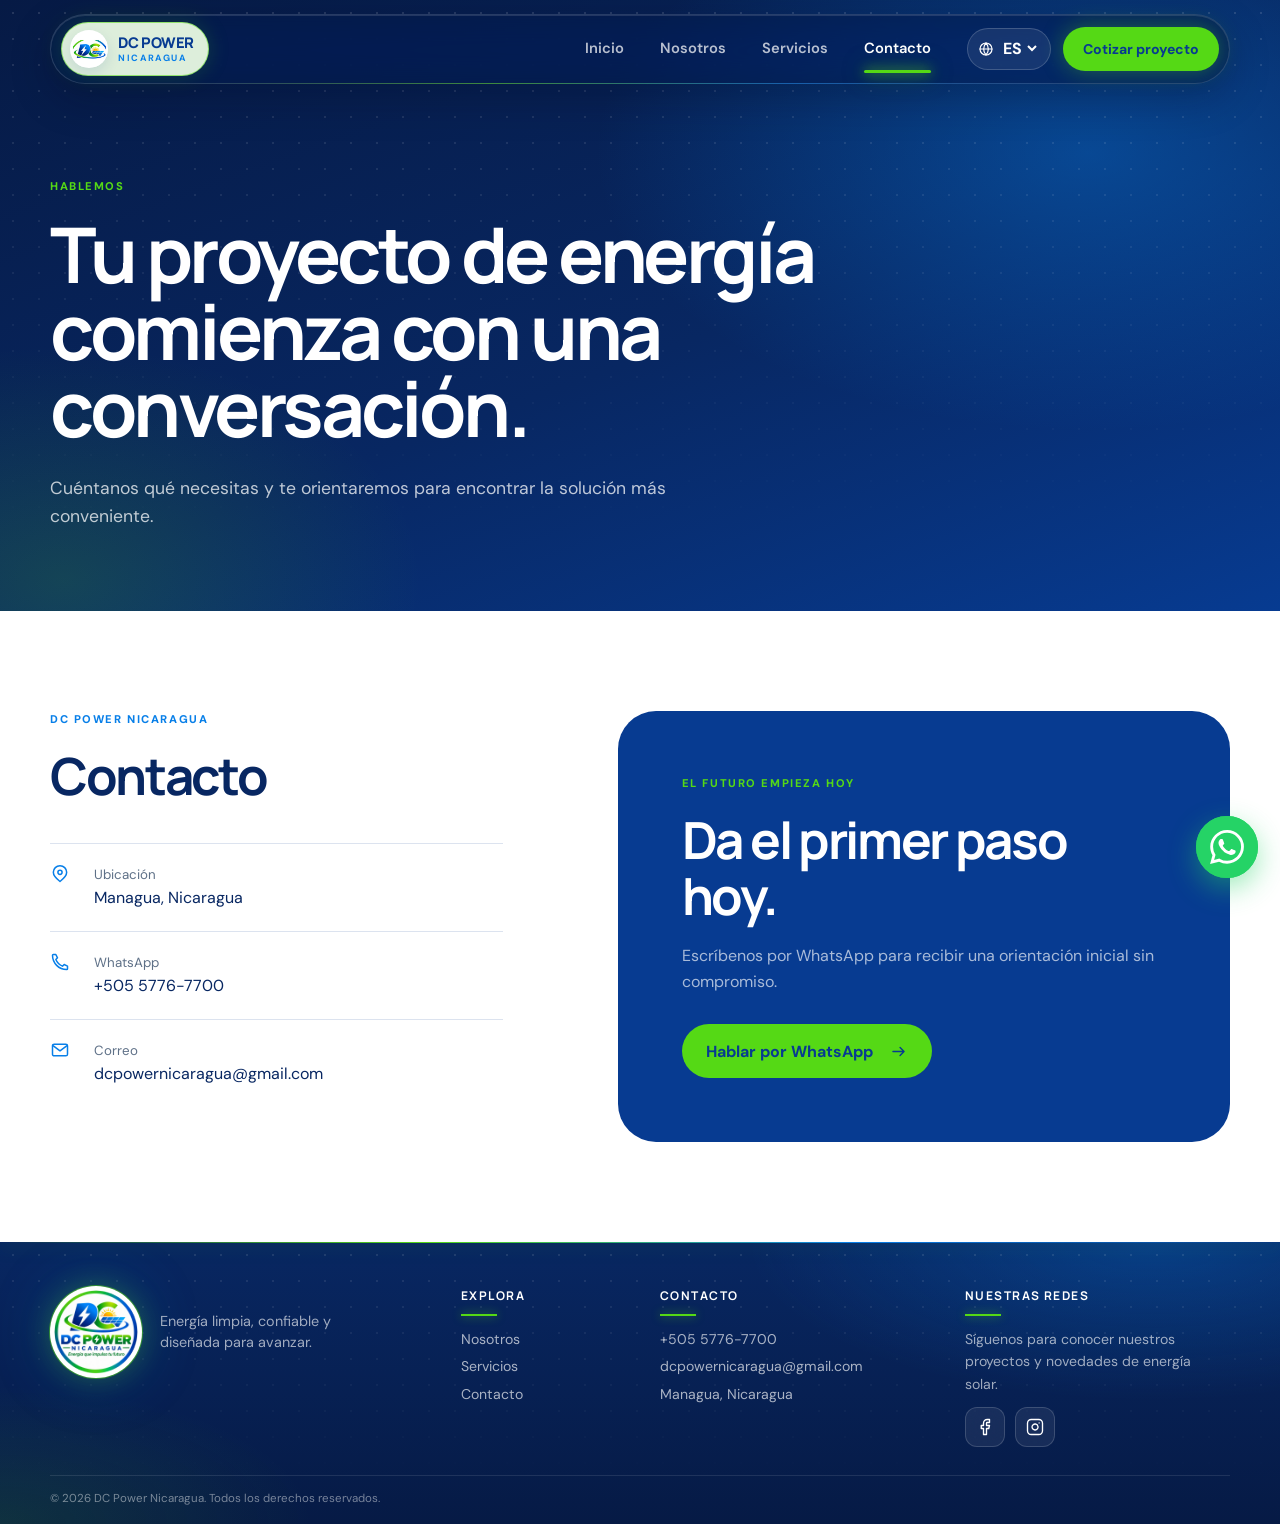
<file: contacto.html>
<!doctype html>
<html lang="es">
  <head>
    <meta charset="UTF-8" />
    <meta name="viewport" content="width=device-width, initial-scale=1.0" />
    <meta name="description" content="Contacta a DC Power Nicaragua para evaluar tu proyecto solar." />
    <title>Contacto | DC Power Nicaragua</title>
    <link rel="icon" href="assets/dc_power_favicon.png" />
    <link rel="preconnect" href="https://fonts.googleapis.com" />
    <link rel="preconnect" href="https://fonts.gstatic.com" crossorigin />
    <link href="https://fonts.googleapis.com/css2?family=DM+Sans:wght@400;500;600;700&family=Manrope:wght@500;600;700;800&display=swap" rel="stylesheet" />
    <link rel="stylesheet" href="styles.css?v=20261118g" />
    <script type="module" src="main.js?v=20261118g"></script>
  </head>
  <body>
    <header class="site-header">
      <div class="container header-inner">
        <a class="brand" href="index.html" aria-label="DC Power Nicaragua, inicio"><span class="brand-mark"><img src="assets/dc_power_favicon.png" alt="" /></span><span class="brand-name">DC Power <small>Nicaragua</small></span></a>
        <nav class="desktop-nav" aria-label="Navegación principal"><a href="index.html" data-i18n="nav_inicio">Inicio</a><a href="nosotros.html" data-i18n="nav_nosotros">Nosotros</a><a href="servicios.html" data-i18n="nav_servicios">Servicios</a><a class="active" href="contacto.html" data-i18n="nav_contacto">Contacto</a></nav>
        <div class="header-actions"><label class="language-control"><span class="sr-only">Idioma</span><svg aria-hidden="true" viewBox="0 0 24 24"><circle cx="12" cy="12" r="9"/><path d="M3 12h18M12 3c2.3 2.5 3.5 5.5 3.5 9S14.3 18.5 12 21c-2.3-2.5-3.5-5.5-3.5-9S9.7 5.5 12 3Z"/></svg><select id="lang-switch" aria-label="Seleccionar idioma"><option value="es">ES</option><option value="en">EN</option></select></label><a class="header-cta" href="contacto.html" data-i18n="nav_quote">Cotizar proyecto</a><button class="menu-toggle" type="button" aria-expanded="false" aria-controls="mobile-nav" aria-label="Abrir menú"><span></span><span></span></button></div>
      </div>
      <nav class="mobile-nav" id="mobile-nav" aria-label="Navegación móvil"><a href="index.html" data-i18n="nav_inicio">Inicio</a><a href="nosotros.html" data-i18n="nav_nosotros">Nosotros</a><a href="servicios.html" data-i18n="nav_servicios">Servicios</a><a class="active" href="contacto.html" data-i18n="nav_contacto">Contacto</a><a class="button button-primary" href="contacto.html" data-i18n="nav_quote">Cotizar proyecto</a></nav>
    </header>
    <main>
      <section class="page-hero"><div class="container reveal"><span class="section-kicker" data-i18n="contact_kicker">Hablemos</span><h1 data-i18n="contact_title">Tu proyecto de energía comienza con una conversación.</h1><p data-i18n="contact_intro">Cuéntanos qué necesitas y te orientaremos para encontrar la solución más conveniente.</p></div></section>
      <section class="inner-section">
        <div class="container contact-grid">
          <div class="reveal">
            <span class="section-kicker">DC Power Nicaragua</span><h2 data-i18n="footer_contact">Contacto</h2>
            <div class="contact-list">
              <div><svg aria-hidden="true" viewBox="0 0 24 24"><path d="M20 10c0 5-8 11-8 11S4 15 4 10a8 8 0 1 1 16 0Z"/><circle cx="12" cy="10" r="2.5"/></svg><span><small data-i18n="location">Ubicación</small>Managua, Nicaragua</span></div>
              <a href="tel:+50557767700"><svg aria-hidden="true" viewBox="0 0 24 24"><path d="M7 3H4a1 1 0 0 0-1 1c0 9.4 7.6 17 17 17a1 1 0 0 0 1-1v-3l-4-2-2 2c-3.5-1.5-6.5-4.5-8-8l2-2-2-4Z"/></svg><span><small data-i18n="phone">WhatsApp</small>+505 5776-7700</span></a>
              <a href="mailto:dcpowernicaragua@gmail.com"><svg aria-hidden="true" viewBox="0 0 24 24"><rect x="3" y="5" width="18" height="14" rx="2"/><path d="m4 7 8 6 8-6"/></svg><span><small data-i18n="email">Correo</small>dcpowernicaragua@gmail.com</span></a>
            </div>
          </div>
          <div class="contact-card reveal"><span class="section-kicker light" data-i18n="cta_kicker">El futuro empieza hoy</span><h2 data-i18n="contact_card_title">Da el primer paso hoy.</h2><p data-i18n="contact_card_text">Escríbenos por WhatsApp para recibir una orientación inicial sin compromiso.</p><a class="button button-light" href="https://wa.me/50557767700?text=Hola,%20me%20gustaría%20obtener%20más%20información%20sobre%20sus%20servicios%20de%20energía%20solar." target="_blank" rel="noopener"><span data-i18n="cta_button">Hablar por WhatsApp</span><svg aria-hidden="true" viewBox="0 0 24 24"><path d="m5 12h14m-5-5 5 5-5 5"/></svg></a></div>
        </div>
      </section>
    </main>
<footer class="site-footer">
  <div class="container footer-main">
    <div class="footer-brand">
      <img src="assets/dc_power_nicaragua_logo.svg" alt="DC Power Nicaragua" />
      <p data-i18n="footer_tagline">Energía limpia, confiable y diseñada para avanzar.</p>
    </div>
    <div>
      <h3 data-i18n="footer_explore">Explora</h3>
      <a href="nosotros.html" data-i18n="nav_nosotros">Nosotros</a>
      <a href="servicios.html" data-i18n="nav_servicios">Servicios</a>
      <a href="contacto.html" data-i18n="nav_contacto">Contacto</a>
    </div>
    <div>
      <h3 data-i18n="footer_contact">Contacto</h3>
      <a href="tel:+50557767700">+505 5776-7700</a>
      <a href="mailto:dcpowernicaragua@gmail.com">dcpowernicaragua@gmail.com</a>
      <span>Managua, Nicaragua</span>
    </div>

    
        <div class="footer-social">
      <h3 data-i18n="social_title">Nuestra comunidad solar</h3>
      <p data-i18n="social_text">Mira instalaciones reales y consejos para ahorrar energía.</p>
      <div class="social-links">
        <a href="https://www.facebook.com/profile.php?id=61595999024514" target="_blank" rel="noopener" aria-label="Facebook">
          <svg aria-hidden="true" viewBox="0 0 24 24"><path d="M18 2h-3a5 5 0 0 0-5 5v3H7v4h3v8h4v-8h3l1-4h-4V7a1 1 0 0 1 1-1h3z"/></svg>
        </a>
        <a href="https://www.instagram.com/dcpowernicaragua" target="_blank" rel="noopener" aria-label="Instagram">
          <svg aria-hidden="true" viewBox="0 0 24 24"><rect x="2" y="2" width="20" height="20" rx="5"/><path d="M16 11.37A4 4 0 1 1 12.63 8 4 4 0 0 1 16 11.37Z"/><path d="M17.5 6.5h.01"/></svg>
        </a>
      </div>
    </div>
  </div>
  <div class="container footer-bottom">
    <span data-i18n="footer_copy">© 2026 DC Power Nicaragua. Todos los derechos reservados.</span>
  </div>
</footer>        
    <a class="whatsapp-float" href="https://wa.me/50557767700?text=Hola,%20me%20gustaría%20obtener%20más%20información%20sobre%20sus%20servicios%20de%20energía%20solar." target="_blank" rel="noopener" aria-label="Escribir por WhatsApp">
      <svg aria-hidden="true" viewBox="0 0 24 24"><path d="M17.472 14.382c-.297-.149-1.758-.867-2.03-.967-.273-.099-.471-.148-.67.15-.197.297-.767.966-.94 1.164-.173.199-.347.223-.644.075-.297-.15-1.255-.463-2.39-1.475-.883-.788-1.48-1.761-1.653-2.059-.173-.297-.018-.458.13-.606.134-.133.298-.347.446-.52.149-.174.198-.298.298-.497.099-.198.05-.371-.025-.52-.075-.149-.669-1.612-.916-2.207-.242-.579-.487-.5-.669-.51-.173-.008-.371-.01-.57-.01-.198 0-.52.074-.792.372-.272.297-1.04 1.016-1.04 2.479 0 1.462 1.065 2.875 1.213 3.074.149.198 2.096 3.2 5.077 4.487.709.306 1.262.489 1.694.625.712.227 1.36.195 1.871.118.571-.085 1.758-.719 2.006-1.413.248-.694.248-1.289.173-1.413-.074-.124-.272-.198-.57-.347m-5.421 7.403h-.004a9.87 9.87 0 01-5.031-1.378l-.361-.214-3.741.982.998-3.648-.235-.374a9.86 9.86 0 01-1.51-5.26c.001-5.45 4.436-9.884 9.888-9.884 2.64 0 5.122 1.03 6.988 2.898a9.825 9.825 0 012.893 6.994c-.003 5.45-4.437 9.884-9.885 9.884m8.413-18.297A11.815 11.815 0 0012.05 0C5.495 0 .16 5.335.157 11.892c0 2.096.547 4.142 1.588 5.945L.057 24l6.305-1.654a11.882 11.882 0 005.683 1.448h.005c6.554 0 11.89-5.335 11.893-11.893a11.821 11.821 0 00-3.48-8.413z"/></svg>
    </a>
  </body>
</html>
</file>
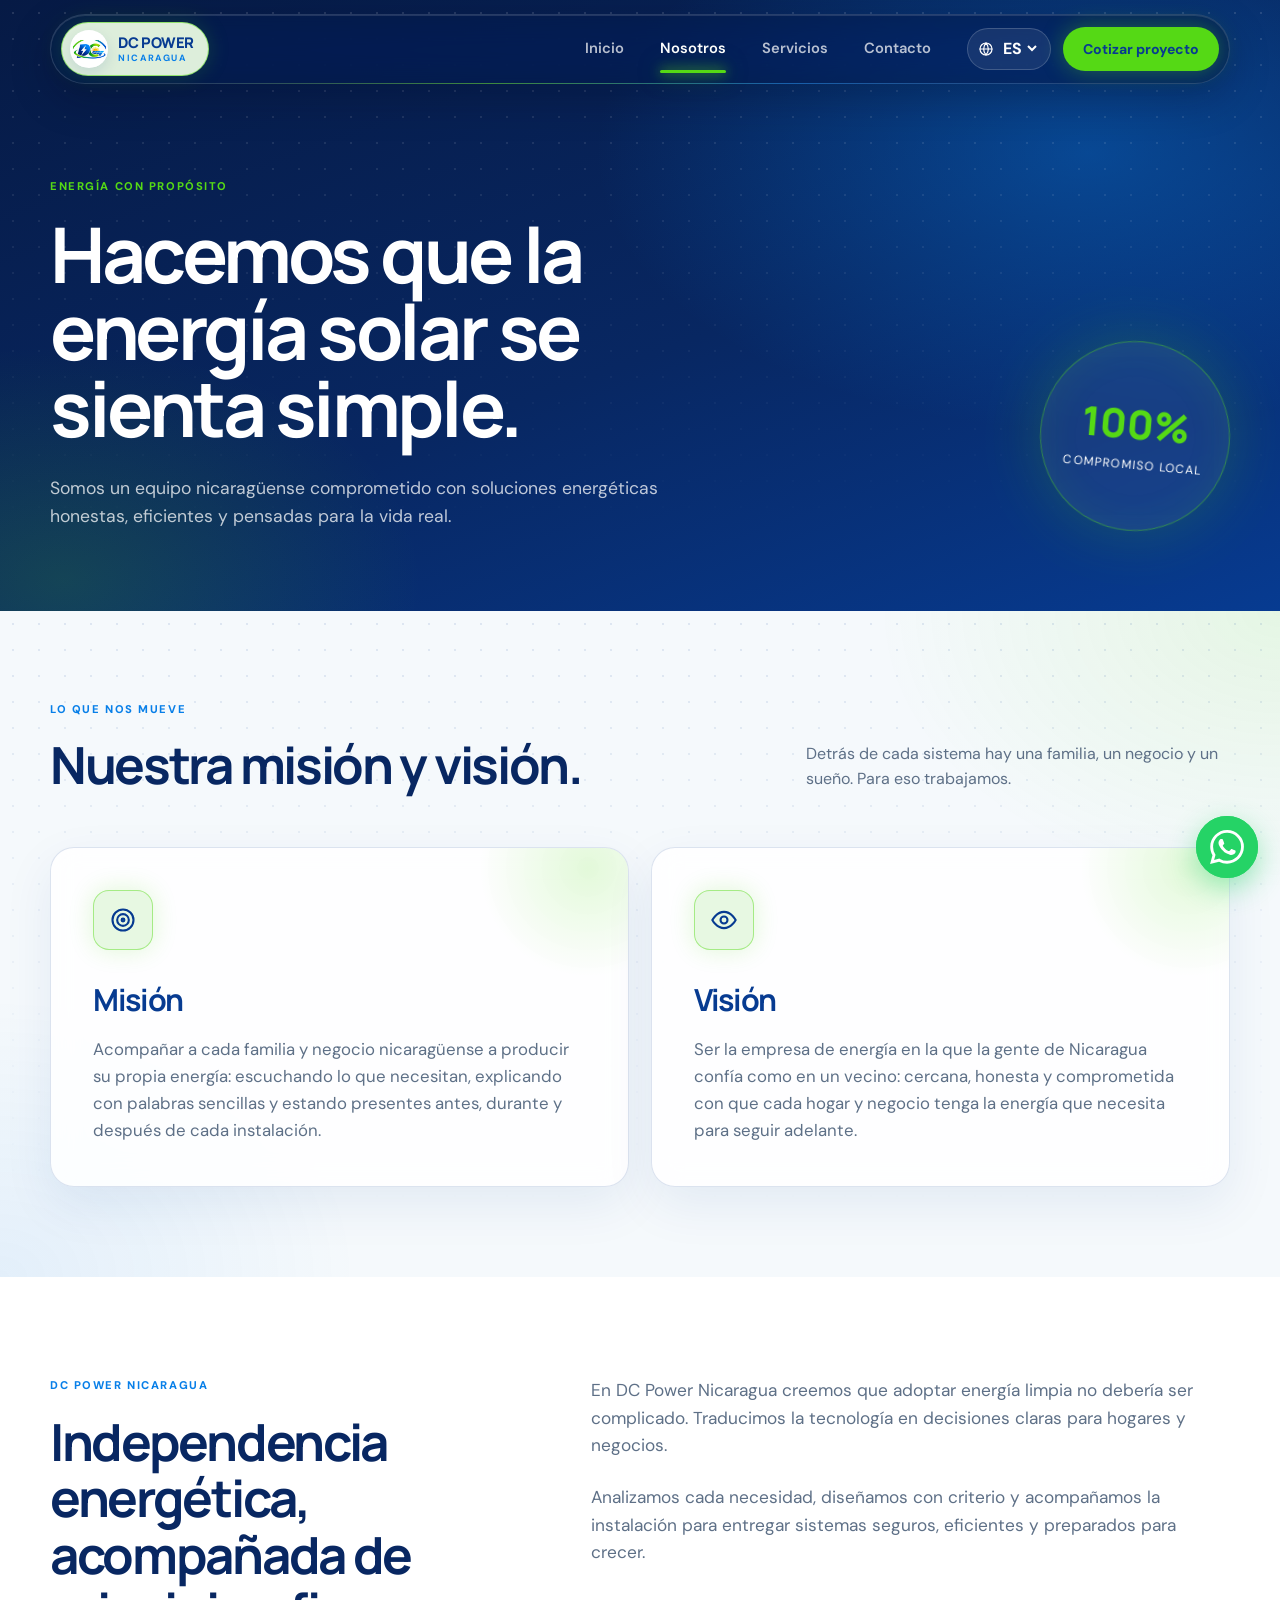
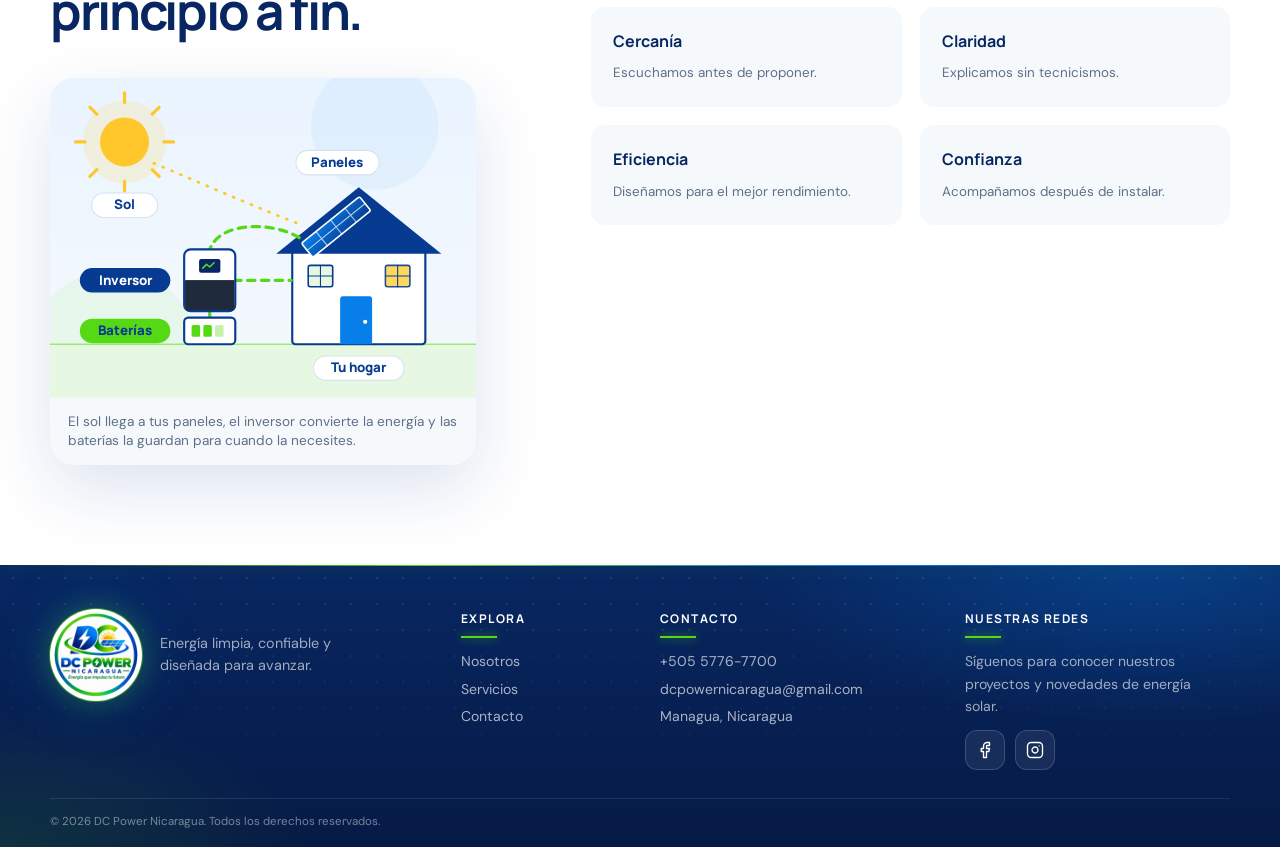
<file: nosotros.html>
<!doctype html>
<html lang="es">
  <head>
    <meta charset="UTF-8" />
    <meta name="viewport" content="width=device-width, initial-scale=1.0" />
    <meta name="description" content="Conoce al equipo y el enfoque de DC Power Nicaragua." />
    <title>Nosotros | DC Power Nicaragua</title>
    <link rel="icon" href="assets/dc_power_favicon.png" />
    <link rel="preconnect" href="https://fonts.googleapis.com" />
    <link rel="preconnect" href="https://fonts.gstatic.com" crossorigin />
    <link href="https://fonts.googleapis.com/css2?family=DM+Sans:wght@400;500;600;700&family=Manrope:wght@500;600;700;800&display=swap" rel="stylesheet" />
    <link rel="stylesheet" href="styles.css?v=20261118g" />
    <script type="module" src="main.js?v=20261118g"></script>
  </head>
  <body>
    <header class="site-header">
      <div class="container header-inner">
        <a class="brand" href="index.html" aria-label="DC Power Nicaragua, inicio"><span class="brand-mark"><img src="assets/dc_power_favicon.png" alt="" /></span><span class="brand-name">DC Power <small>Nicaragua</small></span></a>
        <nav class="desktop-nav" aria-label="Navegación principal">
          <a href="index.html" data-i18n="nav_inicio">Inicio</a><a class="active" href="nosotros.html" data-i18n="nav_nosotros">Nosotros</a><a href="servicios.html" data-i18n="nav_servicios">Servicios</a><a href="contacto.html" data-i18n="nav_contacto">Contacto</a>
        </nav>
        <div class="header-actions">
          <label class="language-control"><span class="sr-only">Idioma</span><svg aria-hidden="true" viewBox="0 0 24 24"><circle cx="12" cy="12" r="9"/><path d="M3 12h18M12 3c2.3 2.5 3.5 5.5 3.5 9S14.3 18.5 12 21c-2.3-2.5-3.5-5.5-3.5-9S9.7 5.5 12 3Z"/></svg><select id="lang-switch" aria-label="Seleccionar idioma"><option value="es">ES</option><option value="en">EN</option></select></label>
          <a class="header-cta" href="contacto.html" data-i18n="nav_quote">Cotizar proyecto</a>
          <button class="menu-toggle" type="button" aria-expanded="false" aria-controls="mobile-nav" aria-label="Abrir menú"><span></span><span></span></button>
        </div>
      </div>
      <nav class="mobile-nav" id="mobile-nav" aria-label="Navegación móvil"><a href="index.html" data-i18n="nav_inicio">Inicio</a><a class="active" href="nosotros.html" data-i18n="nav_nosotros">Nosotros</a><a href="servicios.html" data-i18n="nav_servicios">Servicios</a><a href="contacto.html" data-i18n="nav_contacto">Contacto</a><a class="button button-primary" href="contacto.html" data-i18n="nav_quote">Cotizar proyecto</a></nav>
    </header>
    <main>
      <section class="page-hero">
        <div class="container page-hero-grid reveal">
          <div><span class="section-kicker" data-i18n="about_kicker">Energía con propósito</span><h1 data-i18n="about_title">Hacemos que la energía solar se sienta simple.</h1><p data-i18n="about_intro">Somos un equipo nicaragüense comprometido con soluciones energéticas honestas, eficientes y pensadas para la vida real.</p></div>
          <div class="page-badge"><div><strong>100%</strong><span>compromiso local</span></div></div>
        </div>
      </section>
      <section class="section mv-section mv-light">
        <div class="container">
          <div class="section-heading reveal">
            <div><span class="section-kicker" data-i18n="mv_kicker">Lo que nos mueve</span><h2 data-i18n="mv_title">Nuestra misión y visión.</h2></div>
            <p data-i18n="mv_intro">Detrás de cada sistema hay una familia, un negocio y un sueño. Para eso trabajamos.</p>
          </div>
          <div class="mv-grid">
            <article class="mv-card reveal">
              <span class="mv-icon"><svg aria-hidden="true" viewBox="0 0 24 24"><circle cx="12" cy="12" r="9"/><circle cx="12" cy="12" r="5"/><circle cx="12" cy="12" r="1.2"/></svg></span>
              <h3 data-i18n="mission_title">Misión</h3>
              <p data-i18n="mission_text">Acompañar a cada familia y negocio nicaragüense a producir su propia energía: escuchando lo que necesitan, explicando con palabras sencillas y estando presentes antes, durante y después de cada instalación.</p>
            </article>
            <article class="mv-card reveal">
              <span class="mv-icon"><svg aria-hidden="true" viewBox="0 0 24 24"><path d="M2 12s3.6-7 10-7 10 7 10 7-3.6 7-10 7S2 12 2 12Z"/><circle cx="12" cy="12" r="3"/></svg></span>
              <h3 data-i18n="vision_title">Visión</h3>
              <p data-i18n="vision_text">Ser la empresa de energía en la que la gente de Nicaragua confía como en un vecino: cercana, honesta y comprometida con que cada hogar y negocio tenga la energía que necesita para seguir adelante.</p>
            </article>
          </div>
        </div>
      </section>
      <section class="inner-section">
        <div class="container about-grid">
          <div class="reveal">
            <span class="section-kicker">DC Power Nicaragua</span><h2 data-i18n="about_heading">Independencia energética, acompañada de principio a fin.</h2>
            <figure class="about-figure about-figure-diagram">
              <svg class="about-illustration" viewBox="0 0 800 600" role="img" aria-labelledby="diag-title">
                <title id="diag-title" data-i18n="diag_title">Cómo funciona un sistema solar: el sol llega a los paneles, el inversor convierte la energía, las baterías la guardan y tu hogar la usa.</title>
                <defs>
                  <linearGradient id="diag-sky" x1="0" y1="0" x2="0" y2="1"><stop offset="0" stop-color="#eaf4ff"/><stop offset="1" stop-color="#f5f9fc"/></linearGradient>
                  <linearGradient id="diag-panel" x1="0" y1="0" x2="1" y2="1"><stop offset="0" stop-color="#087fe8"/><stop offset="1" stop-color="#073b91"/></linearGradient>
                </defs>
                <rect width="800" height="600" fill="url(#diag-sky)"/>
                <circle cx="610" cy="90" r="120" fill="#087fe8" opacity=".05"/>
                <circle cx="120" cy="520" r="160" fill="#55d915" opacity=".07"/>
                <!-- Sol -->
                <g class="diag-sun">
                  <circle cx="140" cy="120" r="78" fill="#ffd34d" opacity=".18"/>
                  <circle cx="140" cy="120" r="46" fill="#ffc72c"/>
                  <g stroke="#ffc72c" stroke-width="6" stroke-linecap="round">
                    <path d="M140 46v-18M140 212v-18M66 120H48M232 120h-18M88 68 75 55M205 185l-13-13M88 172l-13 13M205 55l-13 13"/>
                  </g>
                </g>
                <!-- Rayos hacia los paneles -->
                <path class="diag-ray" d="M195 160 C 290 200 380 240 470 275" fill="none" stroke="#ffc72c" stroke-width="5" stroke-linecap="round" stroke-dasharray="2 16"/>
                <!-- Suelo -->
                <rect x="0" y="500" width="800" height="100" fill="#e7f8e2"/>
                <path d="M0 500h800" stroke="#55d915" stroke-width="3" opacity=".5"/>
                <!-- Casa -->
                <rect x="455" y="318" width="250" height="182" rx="6" fill="#ffffff" stroke="#073b91" stroke-width="4"/>
                <polygon points="425,330 580,205 735,330" fill="#073b91"/>
                <g transform="translate(452 314) rotate(-38.9)">
                  <rect x="18" y="10" width="140" height="34" rx="4" fill="url(#diag-panel)" stroke="#ffffff" stroke-width="3"/>
                  <path d="M53 10v34M88 10v34M123 10v34M18 27h140" stroke="#ffffff" stroke-width="2" opacity=".7"/>
                </g>
                <rect x="545" y="410" width="60" height="90" rx="5" fill="#087fe8"/>
                <circle cx="592" cy="458" r="4" fill="#ffffff"/>
                <rect x="485" y="352" width="46" height="40" rx="4" fill="#e7f8e2" stroke="#073b91" stroke-width="3"/>
                <rect x="630" y="352" width="46" height="40" rx="4" fill="#ffd34d" opacity=".9" stroke="#073b91" stroke-width="3"/>
                <path d="M653 352v40M630 372h46M508 352v40M485 372h46" stroke="#073b91" stroke-width="2"/>
                <!-- Flujo de energía -->
                <path class="diag-flow" d="M468 300 C 420 270 320 268 300 322" fill="none" stroke="#55d915" stroke-width="6" stroke-linecap="round" stroke-dasharray="14 12"/>
                <path class="diag-flow" d="M345 380 H 453" fill="none" stroke="#55d915" stroke-width="6" stroke-linecap="round" stroke-dasharray="14 12"/>
                <path class="diag-flow" d="M300 438 V 450" fill="none" stroke="#55d915" stroke-width="6" stroke-linecap="round"/>
                <!-- Inversor -->
                <rect x="252" y="322" width="96" height="116" rx="12" fill="#ffffff" stroke="#073b91" stroke-width="4"/>
                <rect x="254" y="380" width="92" height="56" rx="0" fill="#1f2a3d"/>
                <path d="M254 380h92v44a12 12 0 0 1-12 12h-68a12 12 0 0 1-12-12z" fill="#1f2a3d"/>
                <rect x="280" y="340" width="40" height="26" rx="4" fill="#082762"/>
                <path d="M287 357l7-7 6 5 8-8" stroke="#55d915" stroke-width="3" fill="none" stroke-linecap="round" stroke-linejoin="round"/>
                <!-- Baterías -->
                <rect x="252" y="450" width="96" height="50" rx="8" fill="#ffffff" stroke="#073b91" stroke-width="4"/>
                <rect x="266" y="464" width="16" height="22" rx="3" fill="#55d915"/>
                <rect x="288" y="464" width="16" height="22" rx="3" fill="#55d915"/>
                <rect x="310" y="464" width="16" height="22" rx="3" fill="#55d915" opacity=".35"/>
                <!-- Etiquetas -->
                <g font-family="Manrope, sans-serif" font-weight="800" font-size="25" text-anchor="middle">
                  <rect x="78" y="216" width="124" height="46" rx="23" fill="#ffffff" stroke="#d6e2f0" stroke-width="2"/>
                  <text x="140" y="247" fill="#073b91" data-i18n="diag_sun">Sol</text>
                  <rect x="462" y="136" width="156" height="46" rx="23" fill="#ffffff" stroke="#d6e2f0" stroke-width="2"/>
                  <text x="540" y="167" fill="#073b91" data-i18n="diag_panels">Paneles</text>
                  <rect x="56" y="357" width="170" height="46" rx="23" fill="#073b91"/>
                  <text x="141" y="388" fill="#ffffff" data-i18n="diag_inverter">Inversor</text>
                  <rect x="56" y="452" width="170" height="46" rx="23" fill="#55d915"/>
                  <text x="141" y="483" fill="#073b91" data-i18n="diag_battery">Baterías</text>
                  <rect x="495" y="522" width="170" height="46" rx="23" fill="#ffffff" stroke="#d6e2f0" stroke-width="2"/>
                  <text x="580" y="553" fill="#073b91" data-i18n="diag_home">Tu hogar</text>
                </g>
              </svg>
              <figcaption data-i18n="about_diagram_caption">El sol llega a tus paneles, el inversor convierte la energía y las baterías la guardan para cuando la necesites.</figcaption>
            </figure>
          </div>
          <div class="rich-copy reveal">
            <p data-i18n="about_p1">En DC Power Nicaragua creemos que adoptar energía limpia no debería ser complicado. Traducimos la tecnología en decisiones claras para hogares y negocios.</p>
            <p data-i18n="about_p2">Analizamos cada necesidad, diseñamos con criterio y acompañamos la instalación para entregar sistemas seguros, eficientes y preparados para crecer.</p>
            <div class="value-list">
              <div class="value-item"><strong data-i18n="value_1">Cercanía</strong><span data-i18n="value_1_text">Escuchamos antes de proponer.</span></div>
              <div class="value-item"><strong data-i18n="value_2">Claridad</strong><span data-i18n="value_2_text">Explicamos sin tecnicismos.</span></div>
              <div class="value-item"><strong data-i18n="value_3">Eficiencia</strong><span data-i18n="value_3_text">Diseñamos para el mejor rendimiento.</span></div>
              <div class="value-item"><strong data-i18n="value_4">Confianza</strong><span data-i18n="value_4_text">Acompañamos después de instalar.</span></div>
            </div>
          </div>
        </div>
      </section>
    </main>
    <footer class="site-footer">
  <div class="container footer-main">
    <div class="footer-brand">
      <img src="assets/dc_power_nicaragua_logo.svg" alt="DC Power Nicaragua" />
      <p data-i18n="footer_tagline">Energía limpia, confiable y diseñada para avanzar.</p>
    </div>
    <div>
      <h3 data-i18n="footer_explore">Explora</h3>
      <a href="nosotros.html" data-i18n="nav_nosotros">Nosotros</a>
      <a href="servicios.html" data-i18n="nav_servicios">Servicios</a>
      <a href="contacto.html" data-i18n="nav_contacto">Contacto</a>
    </div>
    <div>
      <h3 data-i18n="footer_contact">Contacto</h3>
      <a href="tel:+50557767700">+505 5776-7700</a>
      <a href="mailto:dcpowernicaragua@gmail.com">dcpowernicaragua@gmail.com</a>
      <span>Managua, Nicaragua</span>
    </div>

        <div class="footer-social">
      <h3 data-i18n="social_title">Nuestra comunidad solar</h3>
      <p data-i18n="social_text">Mira instalaciones reales y consejos para ahorrar energía.</p>
      <div class="social-links">
        <a href="https://www.facebook.com/profile.php?id=61595999024514" target="_blank" rel="noopener" aria-label="Facebook">
          <svg aria-hidden="true" viewBox="0 0 24 24"><path d="M18 2h-3a5 5 0 0 0-5 5v3H7v4h3v8h4v-8h3l1-4h-4V7a1 1 0 0 1 1-1h3z"/></svg>
        </a>
        <a href="https://www.instagram.com/dcpowernicaragua" target="_blank" rel="noopener" aria-label="Instagram">
          <svg aria-hidden="true" viewBox="0 0 24 24"><rect x="2" y="2" width="20" height="20" rx="5"/><path d="M16 11.37A4 4 0 1 1 12.63 8 4 4 0 0 1 16 11.37Z"/><path d="M17.5 6.5h.01"/></svg>
        </a>
      </div>
    </div> 
   
  </div>
  <div class="container footer-bottom">
    <span data-i18n="footer_copy">© 2026 DC Power Nicaragua. Todos los derechos reservados.</span>
  </div>
</footer>
        <a class="whatsapp-float" href="https://wa.me/50557767700?text=Hola,%20me%20gustaría%20obtener%20más%20información%20sobre%20sus%20servicios%20de%20energía%20solar." target="_blank" rel="noopener" aria-label="Escribir por WhatsApp">
      <svg aria-hidden="true" viewBox="0 0 24 24"><path d="M17.472 14.382c-.297-.149-1.758-.867-2.03-.967-.273-.099-.471-.148-.67.15-.197.297-.767.966-.94 1.164-.173.199-.347.223-.644.075-.297-.15-1.255-.463-2.39-1.475-.883-.788-1.48-1.761-1.653-2.059-.173-.297-.018-.458.13-.606.134-.133.298-.347.446-.52.149-.174.198-.298.298-.497.099-.198.05-.371-.025-.52-.075-.149-.669-1.612-.916-2.207-.242-.579-.487-.5-.669-.51-.173-.008-.371-.01-.57-.01-.198 0-.52.074-.792.372-.272.297-1.04 1.016-1.04 2.479 0 1.462 1.065 2.875 1.213 3.074.149.198 2.096 3.2 5.077 4.487.709.306 1.262.489 1.694.625.712.227 1.36.195 1.871.118.571-.085 1.758-.719 2.006-1.413.248-.694.248-1.289.173-1.413-.074-.124-.272-.198-.57-.347m-5.421 7.403h-.004a9.87 9.87 0 01-5.031-1.378l-.361-.214-3.741.982.998-3.648-.235-.374a9.86 9.86 0 01-1.51-5.26c.001-5.45 4.436-9.884 9.888-9.884 2.64 0 5.122 1.03 6.988 2.898a9.825 9.825 0 012.893 6.994c-.003 5.45-4.437 9.884-9.885 9.884m8.413-18.297A11.815 11.815 0 0012.05 0C5.495 0 .16 5.335.157 11.892c0 2.096.547 4.142 1.588 5.945L.057 24l6.305-1.654a11.882 11.882 0 005.683 1.448h.005c6.554 0 11.89-5.335 11.893-11.893a11.821 11.821 0 00-3.48-8.413z"/></svg>
    </a>
  </body>
</html>
</file>
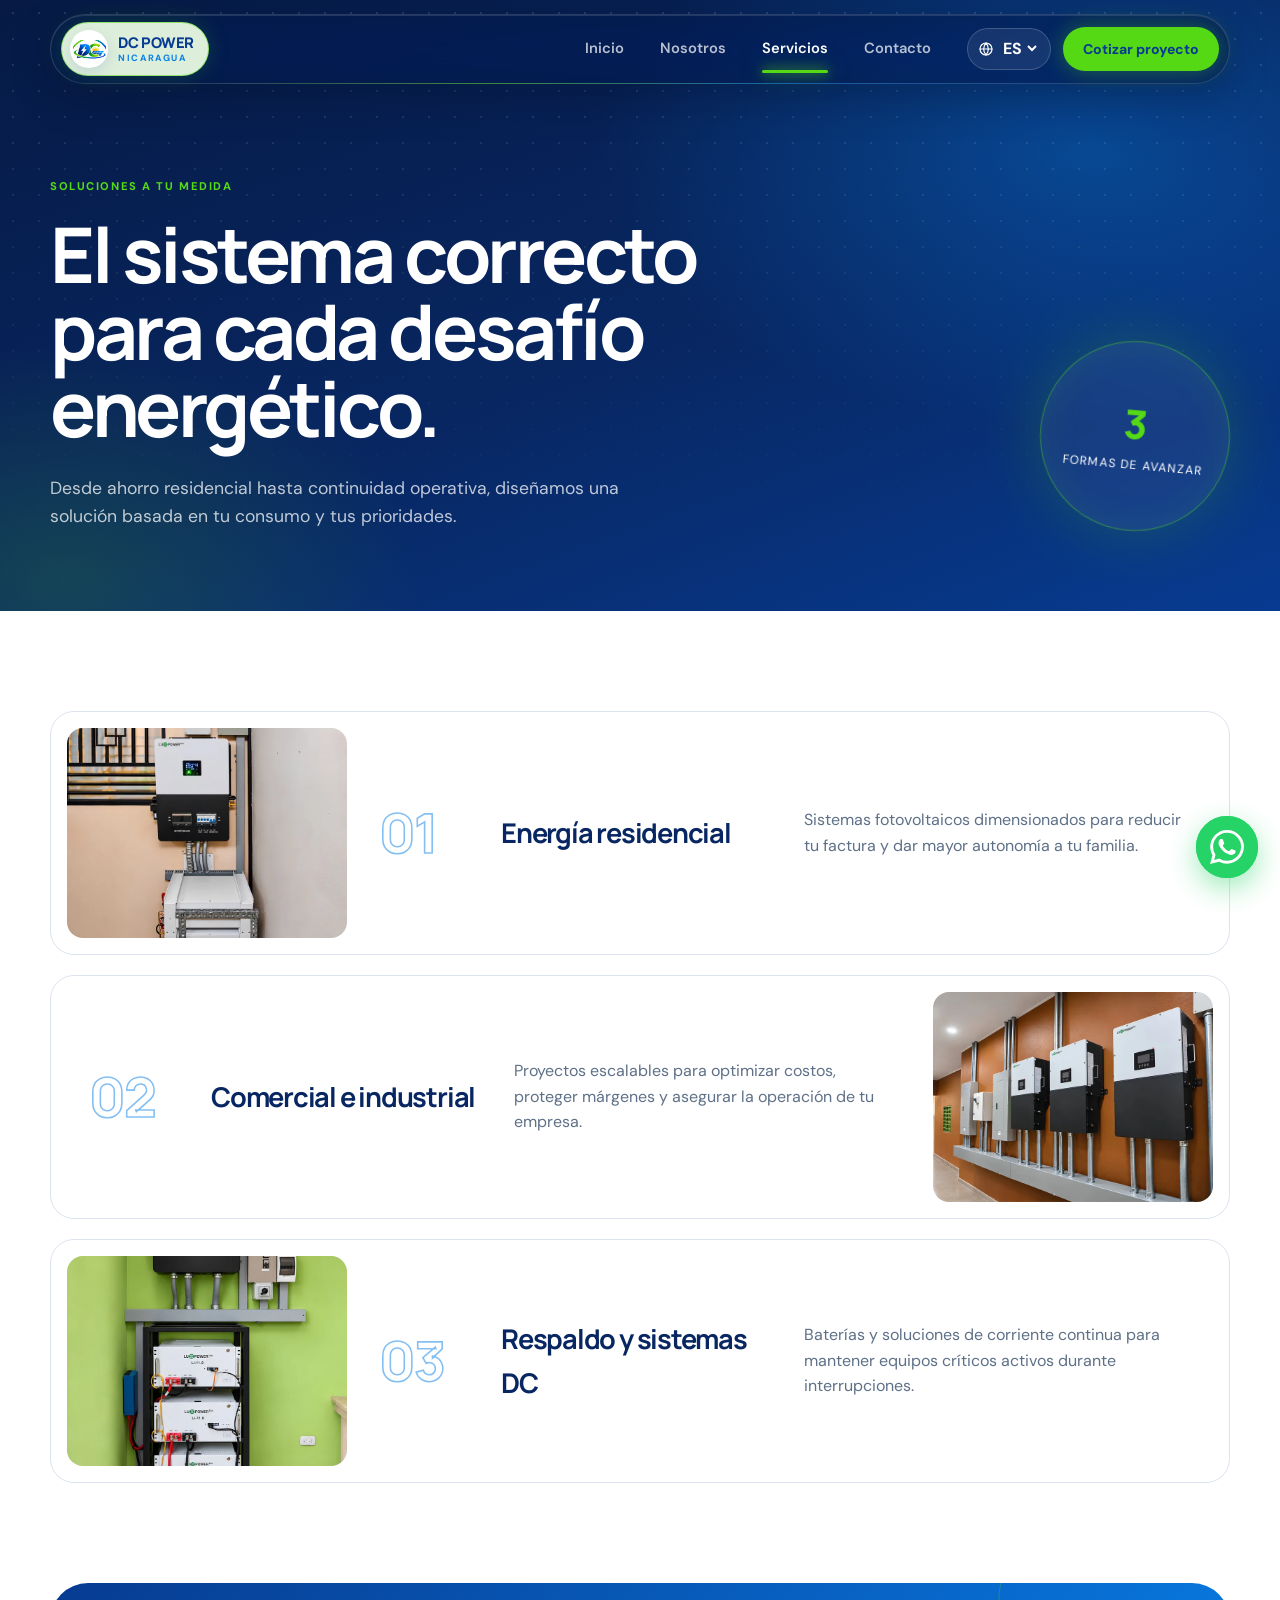
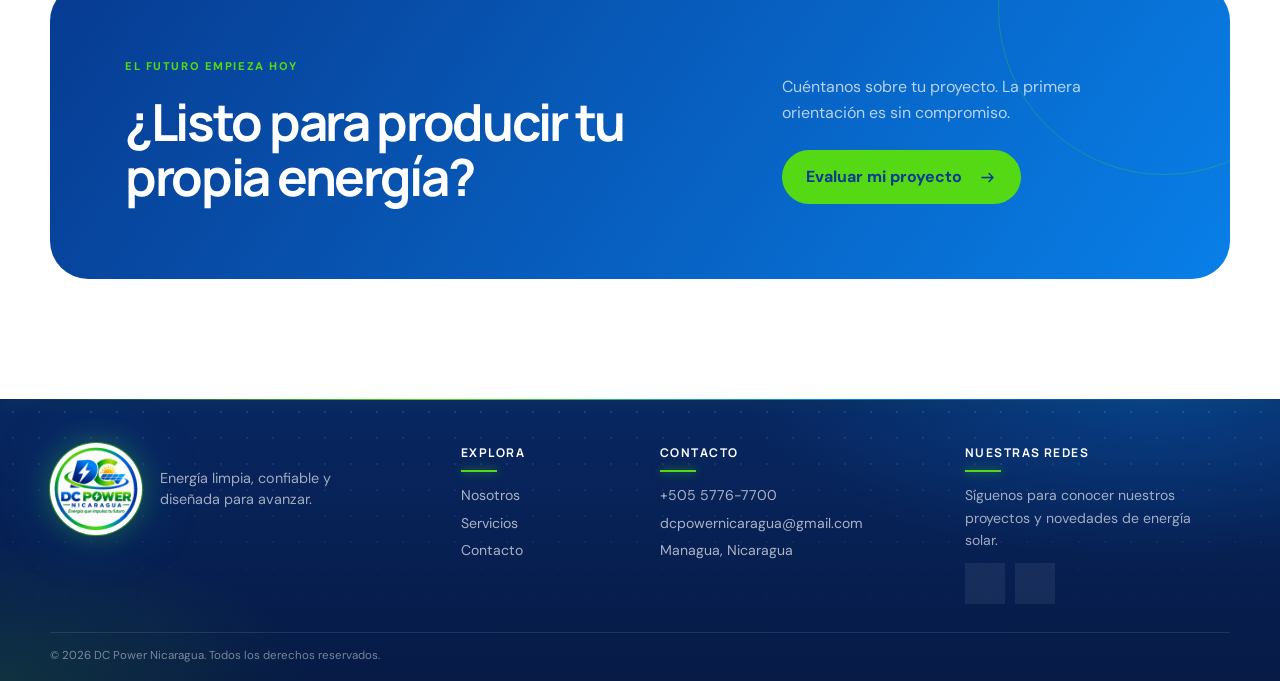
<file: servicios.html>
<!doctype html>
<html lang="es">
  <head>
    <meta charset="UTF-8" />
    <meta name="viewport" content="width=device-width, initial-scale=1.0" />
    <meta name="description" content="Sistemas solares residenciales, comerciales y de respaldo en Nicaragua." />
    <title>Servicios | DC Power Nicaragua</title>
    <link rel="icon" href="assets/dc_power_favicon.png" />
    <link rel="preconnect" href="https://fonts.googleapis.com" />
    <link rel="preconnect" href="https://fonts.gstatic.com" crossorigin />
    <link href="https://fonts.googleapis.com/css2?family=DM+Sans:wght@400;500;600;700&family=Manrope:wght@500;600;700;800&display=swap" rel="stylesheet" />
    <link rel="stylesheet" href="styles.css?v=20261118g" />
    <script type="module" src="main.js?v=20261118g"></script>
  </head>
  <body>
    <header class="site-header">
      <div class="container header-inner">
        <a class="brand" href="index.html" aria-label="DC Power Nicaragua, inicio"><span class="brand-mark"><img src="assets/dc_power_favicon.png" alt="" /></span><span class="brand-name">DC Power <small>Nicaragua</small></span></a>
        <nav class="desktop-nav" aria-label="Navegación principal"><a href="index.html" data-i18n="nav_inicio">Inicio</a><a href="nosotros.html" data-i18n="nav_nosotros">Nosotros</a><a class="active" href="servicios.html" data-i18n="nav_servicios">Servicios</a><a href="contacto.html" data-i18n="nav_contacto">Contacto</a></nav>
        <div class="header-actions"><label class="language-control"><span class="sr-only">Idioma</span><svg aria-hidden="true" viewBox="0 0 24 24"><circle cx="12" cy="12" r="9"/><path d="M3 12h18M12 3c2.3 2.5 3.5 5.5 3.5 9S14.3 18.5 12 21c-2.3-2.5-3.5-5.5-3.5-9S9.7 5.5 12 3Z"/></svg><select id="lang-switch" aria-label="Seleccionar idioma"><option value="es">ES</option><option value="en">EN</option></select></label><a class="header-cta" href="contacto.html" data-i18n="nav_quote">Cotizar proyecto</a><button class="menu-toggle" type="button" aria-expanded="false" aria-controls="mobile-nav" aria-label="Abrir menú"><span></span><span></span></button></div>
      </div>
      <nav class="mobile-nav" id="mobile-nav" aria-label="Navegación móvil"><a href="index.html" data-i18n="nav_inicio">Inicio</a><a href="nosotros.html" data-i18n="nav_nosotros">Nosotros</a><a class="active" href="servicios.html" data-i18n="nav_servicios">Servicios</a><a href="contacto.html" data-i18n="nav_contacto">Contacto</a><a class="button button-primary" href="contacto.html" data-i18n="nav_quote">Cotizar proyecto</a></nav>
    </header>
    <main>
      <section class="page-hero"><div class="container page-hero-grid reveal"><div><span class="section-kicker" data-i18n="services_kicker">Soluciones a tu medida</span><h1 data-i18n="services_page_title">El sistema correcto para cada desafío energético.</h1><p data-i18n="services_page_intro">Desde ahorro residencial hasta continuidad operativa, diseñamos una solución basada en tu consumo y tus prioridades.</p></div><div class="page-badge"><div><strong>3</strong><span>formas de avanzar</span></div></div></div></section>
      <section class="inner-section">
        <div class="container services-page-grid">
          <article class="service-row reveal">
            <figure class="service-media"><img src="assets/img/residencial-inversor-baterias-800.webp" srcset="assets/img/residencial-inversor-baterias-800.webp 800w, assets/img/residencial-inversor-baterias-1400.webp 1400w" sizes="(max-width: 960px) 92vw, 280px" width="800" height="1000" loading="lazy" decoding="async" alt="Inversor híbrido residencial instalado en pared con banco de baterías debajo" data-i18n-alt="alt_residencial" /></figure>
            <span>01</span><h2 data-i18n="service_1_title">Energía residencial</h2><p data-i18n="service_long_1">Sistemas fotovoltaicos dimensionados para reducir tu factura y dar mayor autonomía a tu familia.</p>
          </article>
          <article class="service-row reveal">
            <figure class="service-media"><img src="assets/img/comercial-inversores-800.webp" srcset="assets/img/comercial-inversores-800.webp 800w, assets/img/comercial-inversores-1400.webp 1400w" sizes="(max-width: 960px) 92vw, 280px" width="800" height="600" loading="lazy" decoding="async" alt="Tres inversores comerciales montados en pared con canalización metálica" data-i18n-alt="alt_comercial" /></figure>
            <span>02</span><h2 data-i18n="service_2_title">Comercial e industrial</h2><p data-i18n="service_long_2">Proyectos escalables para optimizar costos, proteger márgenes y asegurar la operación de tu empresa.</p>
          </article>
          <article class="service-row reveal">
            <figure class="service-media media-low"><img src="assets/img/respaldo-baterias-litio-800.webp" srcset="assets/img/respaldo-baterias-litio-800.webp 800w, assets/img/respaldo-baterias-litio-1400.webp 1400w" sizes="(max-width: 960px) 92vw, 280px" width="800" height="977" loading="lazy" decoding="async" alt="Rack con tres baterías de litio conectadas a un inversor" data-i18n-alt="alt_respaldo" /></figure>
            <span>03</span><h2 data-i18n="service_3_title">Respaldo y sistemas DC</h2><p data-i18n="service_long_3">Baterías y soluciones de corriente continua para mantener equipos críticos activos durante interrupciones.</p>
          </article>
        </div>
      </section>
      <section class="section cta-section cta-tight"><div class="container"><div class="cta-panel reveal"><div><span class="section-kicker light" data-i18n="cta_kicker">El futuro empieza hoy</span><h2 data-i18n="cta_title">¿Listo para producir tu propia energía?</h2></div><div><p data-i18n="cta_text">Cuéntanos sobre tu proyecto. La primera orientación es sin compromiso.</p><a class="button button-light" href="contacto.html"><span data-i18n="hero_btn">Evaluar mi proyecto</span><svg aria-hidden="true" viewBox="0 0 24 24"><path d="m5 12h14m-5-5 5 5-5 5"/></svg></a></div></div></div></section>
    </main>
     <footer class="site-footer">
  <div class="container footer-main">
    <div class="footer-brand">
      <img src="assets/dc_power_nicaragua_logo.svg" alt="DC Power Nicaragua" />
      <p data-i18n="footer_tagline">Energía limpia, confiable y diseñada para avanzar.</p>
    </div>
    <div>
      <h3 data-i18n="footer_explore">Explora</h3>
      <a href="nosotros.html" data-i18n="nav_nosotros">Nosotros</a>
      <a href="servicios.html" data-i18n="nav_servicios">Servicios</a>
      <a href="contacto.html" data-i18n="nav_contacto">Contacto</a>
    </div>
    <div>
      <h3 data-i18n="footer_contact">Contacto</h3>
      <a href="tel:+50557767700">+505 5776-7700</a>
      <a href="mailto:dcpowernicaragua@gmail.com">dcpowernicaragua@gmail.com</a>
      <span>Managua, Nicaragua</span>
    </div>

        <div class="footer-social">
      <h3 data-i18n="social_title">Nuestra comunidad solar</h3>
      <p data-i18n="social_text">Mira instalaciones reales y consejos para ahorrar energía.</p>
      <div class="social-links">
        <a href="https://www.facebook.com/profile.php?id=61595999024514" target="_blank" rel="noopener" aria-label="Facebook">
          <svg aria-hidden="true" viewBox="0 0 24 24"><path d="M18 2h-3a5 5 0 0 0-5 5v3H7v4h3v8h4v-8h3l1-4h-4V7a1 1 0 0 1 1-1h3z"/></svg>
        </a>
        <a href="https://www.instagram.com/dcpowernicaragua" target="_blank" rel="noopener" aria-label="Instagram">
          <svg aria-hidden="true" viewBox="0 0 24 24"><rect x="2" y="2" width="20" height="20" rx="5"/><path d="M16 11.37A4 4 0 1 1 12.63 8 4 4 0 0 1 16 11.37Z"/><path d="M17.5 6.5h.01"/></svg>
        </a>
      </div>
    </div>
  </div>
  <div class="container footer-bottom">
    <span data-i18n="footer_copy">© 2026 DC Power Nicaragua. Todos los derechos reservados.</span>
  </div>
</footer>  
    <a class="whatsapp-float" href="https://wa.me/50557767700?text=Hola,%20me%20gustaría%20obtener%20más%20información%20sobre%20sus%20servicios%20de%20energía%20solar." target="_blank" rel="noopener" aria-label="Escribir por WhatsApp">
      <svg aria-hidden="true" viewBox="0 0 24 24"><path d="M17.472 14.382c-.297-.149-1.758-.867-2.03-.967-.273-.099-.471-.148-.67.15-.197.297-.767.966-.94 1.164-.173.199-.347.223-.644.075-.297-.15-1.255-.463-2.39-1.475-.883-.788-1.48-1.761-1.653-2.059-.173-.297-.018-.458.13-.606.134-.133.298-.347.446-.52.149-.174.198-.298.298-.497.099-.198.05-.371-.025-.52-.075-.149-.669-1.612-.916-2.207-.242-.579-.487-.5-.669-.51-.173-.008-.371-.01-.57-.01-.198 0-.52.074-.792.372-.272.297-1.04 1.016-1.04 2.479 0 1.462 1.065 2.875 1.213 3.074.149.198 2.096 3.2 5.077 4.487.709.306 1.262.489 1.694.625.712.227 1.36.195 1.871.118.571-.085 1.758-.719 2.006-1.413.248-.694.248-1.289.173-1.413-.074-.124-.272-.198-.57-.347m-5.421 7.403h-.004a9.87 9.87 0 01-5.031-1.378l-.361-.214-3.741.982.998-3.648-.235-.374a9.86 9.86 0 01-1.51-5.26c.001-5.45 4.436-9.884 9.888-9.884 2.64 0 5.122 1.03 6.988 2.898a9.825 9.825 0 012.893 6.994c-.003 5.45-4.437 9.884-9.885 9.884m8.413-18.297A11.815 11.815 0 0012.05 0C5.495 0 .16 5.335.157 11.892c0 2.096.547 4.142 1.588 5.945L.057 24l6.305-1.654a11.882 11.882 0 005.683 1.448h.005c6.554 0 11.89-5.335 11.893-11.893a11.821 11.821 0 00-3.48-8.413z"/></svg>
    </a>
  </body>
</html>
</file>
<file: styles.css>
:root {
  --ink: #082762;
  --forest: #073b91;
  --forest-2: #087fe8;
  --mint: #e7f8e2;
  --lime: #55d915;
  --cream: #f5f9fc;
  --white: #ffffff;
  --muted: #5e7087;
  --line: rgba(7, 59, 145, 0.14);
  --shadow: 0 24px 70px rgba(7, 59, 145, 0.14);
  --radius-sm: 14px;
  --radius-md: 24px;
  --radius-lg: 38px;
  --container: min(1180px, calc(100% - 48px));
}

* { box-sizing: border-box; margin: 0; padding: 0; }
html { scroll-behavior: smooth; max-width: 100%; overflow-x: hidden; overflow-x: clip; }
body { max-width: 100%; background: var(--cream); color: var(--ink); font-family: "DM Sans", sans-serif; line-height: 1.6; overflow-x: hidden; overflow-x: clip; }
body.menu-open { overflow: hidden; }
img { display: block; max-width: 100%; }
a { color: inherit; text-decoration: none; }
button, select { font: inherit; }
svg { fill: none; stroke: currentColor; stroke-linecap: round; stroke-linejoin: round; stroke-width: 1.8; }
.container { width: var(--container); margin-inline: auto; }
.sr-only { position: absolute; width: 1px; height: 1px; margin: -1px; overflow: hidden; clip: rect(0,0,0,0); }

.site-header { position: sticky; top: 0; z-index: 50; background: rgba(245, 249, 252, .9); backdrop-filter: blur(18px); border-bottom: 1px solid transparent; transition: .3s; }
.site-header.scrolled { border-color: var(--line); }
.header-inner { height: 84px; display: flex; align-items: center; justify-content: space-between; }
.brand { display: inline-flex; align-items: center; gap: 10px; padding: 7px 14px 7px 8px; border: 1px solid rgba(85,217,21,.22); border-radius: 999px; background: rgba(231,248,226,.82); transition: .25s; }
.brand:hover { background: var(--mint); border-color: rgba(85,217,21,.42); transform: translateY(-1px); }
.brand-mark { width: 38px; height: 38px; display: grid; place-content: center; overflow: hidden; border-radius: 50%; background: var(--white); box-shadow: 0 5px 14px rgba(7,59,145,.12); }
.brand-mark img { width: 35px; height: 35px; object-fit: cover; }
.brand-name { color: var(--forest); font: 800 .92rem/1 "Manrope", sans-serif; letter-spacing: -.025em; text-transform: uppercase; white-space: nowrap; }
.brand-name small { display: block; margin-top: 4px; color: var(--forest-2); font: 700 .57rem/1 "DM Sans", sans-serif; letter-spacing: .18em; }
.desktop-nav { display: flex; align-items: center; gap: 36px; margin-left: auto; margin-right: 36px; }
.desktop-nav a { color: var(--muted); font-size: .92rem; font-weight: 600; position: relative; }
.desktop-nav a::after { content: ""; position: absolute; left: 0; right: 100%; bottom: -9px; height: 2px; background: var(--forest); transition: .25s; }
.desktop-nav a:hover, .desktop-nav a.active { color: var(--forest); }
.desktop-nav a:hover::after, .desktop-nav a.active::after { right: 0; }
.header-actions { display: flex; align-items: center; gap: 12px; }
.language-control { height: 42px; display: flex; align-items: center; gap: 5px; padding: 0 10px; border: 1px solid var(--line); border-radius: 999px; background: var(--white); }
.language-control svg { width: 16px; }
.language-control select { border: 0; color: var(--ink); background: transparent; font-weight: 700; outline: 0; cursor: pointer; }
.header-cta { background: var(--forest); color: var(--white); padding: 11px 20px; border-radius: 999px; font-size: .88rem; font-weight: 700; transition: .25s; }
.header-cta:hover { background: var(--forest-2); transform: translateY(-2px); }
.menu-toggle { width: 44px; height: 44px; border: 0; border-radius: 50%; background: var(--forest); display: none; place-content: center; gap: 6px; cursor: pointer; }
.menu-toggle span { width: 18px; height: 1.5px; background: var(--white); transition: .25s; }
.menu-toggle[aria-expanded="true"] span:first-child { transform: translateY(4px) rotate(45deg); }
.menu-toggle[aria-expanded="true"] span:last-child { transform: translateY(-3px) rotate(-45deg); }
.mobile-nav { display: none; }

.hero { min-height: calc(100vh - 84px); padding: 48px 0 24px; display: flex; flex-direction: column; justify-content: center; }
.hero-grid { display: grid; grid-template-columns: 1fr 1.03fr; gap: clamp(45px, 7vw, 100px); align-items: center; }
.eyebrow { display: flex; align-items: center; gap: 12px; color: var(--forest-2); text-transform: uppercase; letter-spacing: .14em; font-weight: 700; font-size: .72rem; margin-bottom: 24px; }
.eyebrow > span:first-child { width: 26px; height: 2px; background: var(--lime); }
h1, h2, h3 { font-family: "Manrope", sans-serif; letter-spacing: -.045em; }
.hero h1 { font-size: clamp(3.2rem, 6vw, 5.9rem); line-height: .99; font-weight: 700; }
.hero h1 em { color: var(--forest-2); font-style: normal; }
.hero-copy > p { max-width: 590px; color: var(--muted); font-size: clamp(1.02rem, 1.4vw, 1.18rem); margin: 28px 0 34px; }
.hero-actions { display: flex; align-items: center; gap: 28px; flex-wrap: wrap; }
.button { display: inline-flex; align-items: center; justify-content: center; gap: 16px; min-height: 54px; padding: 0 24px; border-radius: 999px; font-weight: 700; transition: .25s; }
.button svg { width: 19px; transition: transform .25s; }
.button:hover svg { transform: translateX(4px); }
.button-primary { background: var(--forest); color: var(--white); box-shadow: 0 10px 26px rgba(7,59,145,.2); }
.button-primary:hover { background: var(--forest-2); transform: translateY(-2px); }
.text-link { display: inline-flex; align-items: center; gap: 9px; color: var(--forest); font-weight: 700; border-bottom: 1px solid var(--forest); }
.text-link.dark { color: var(--lime); border-color: var(--lime); }
.trust-row { display: flex; align-items: center; gap: 14px; margin-top: 45px; }
.avatars { display: flex; }
.avatars span { width: 39px; height: 39px; display: grid; place-content: center; border-radius: 50%; border: 3px solid var(--cream); background: var(--mint); color: var(--forest); font-size: .7rem; font-weight: 800; }
.avatars span + span { margin-left: -10px; background: var(--lime); }
.avatars.single span { width: 46px; height: 46px; border-color: rgba(85,217,21,.22); background: var(--lime); font-size: .78rem; box-shadow: 0 8px 20px rgba(7,59,145,.12); }
.trust-row p { color: var(--muted); font-size: .84rem; line-height: 1.45; }
.trust-row strong { color: var(--ink); }
.hero-visual { position: relative; padding: 0 30px 36px 0; }
.hero-photo { height: min(615px, 66vh); min-height: 460px; border-radius: 180px 32px 32px 32px; background: linear-gradient(180deg, transparent 60%, rgba(7,59,145,.32)), url("assets/img/techo-paneles.webp") 40% center/cover; box-shadow: var(--shadow); }
.hero-visual::before { content: ""; position: absolute; width: 190px; height: 190px; border: 1px solid rgba(8,127,232,.24); border-radius: 50%; top: -25px; right: 0; z-index: -1; }
.floating-card { position: absolute; background: rgba(255,255,255,.93); backdrop-filter: blur(15px); box-shadow: 0 20px 55px rgba(7,59,145,.18); border: 1px solid rgba(255,255,255,.8); }
.savings-card { left: -56px; bottom: 0; border-radius: 18px; padding: 18px; display: flex; align-items: center; gap: 14px; min-width: 235px; }
.metric-icon { width: 46px; height: 46px; display: grid; place-content: center; border-radius: 13px; background: var(--mint); color: var(--forest-2); }
.metric-icon svg { width: 23px; }
.savings-card small, .savings-card span { display: block; color: var(--muted); font-size: .7rem; }
.savings-card strong { display: block; color: var(--forest); font: 800 1.45rem "Manrope", sans-serif; line-height: 1.1; }
.clean-card { right: 0; top: 22%; border-radius: 999px; padding: 11px 16px; color: var(--forest); font-size: .75rem; font-weight: 700; display: flex; align-items: center; gap: 9px; }
.status-dot { width: 8px; height: 8px; border-radius: 50%; background: var(--lime); box-shadow: 0 0 0 5px rgba(85,217,21,.16); }
.hero-foot { display: flex; align-items: center; gap: 15px; margin-top: 25px; color: var(--muted); text-transform: uppercase; font-size: .62rem; letter-spacing: .12em; }
.scroll-line { height: 1px; width: 55px; background: var(--line); }

.stats-band { background: var(--white); border-block: 1px solid var(--line); }
.stats-grid { display: grid; grid-template-columns: repeat(4, 1fr); }
.stats-grid > div { padding: 30px 24px; display: flex; align-items: center; gap: 12px; border-right: 1px solid var(--line); }
.stats-grid > div:last-child { border: 0; }
.stats-grid strong { color: var(--forest); font: 800 1.7rem "Manrope", sans-serif; }
.stats-grid span { color: var(--muted); font-size: .78rem; line-height: 1.3; max-width: 100px; }
.section { padding: 120px 0; }
.section-heading { display: grid; grid-template-columns: 1.25fr .75fr; gap: 50px; align-items: end; margin-bottom: 55px; }
.section-kicker { color: var(--forest-2); text-transform: uppercase; letter-spacing: .14em; font-size: .7rem; font-weight: 800; display: block; margin-bottom: 18px; }
.section-kicker.light { color: var(--lime); }
.section h2 { font-size: clamp(2.35rem, 4vw, 4rem); line-height: 1.08; }
.section-heading p, .process-copy > p { color: var(--muted); max-width: 450px; }
.solution-grid { display: grid; grid-template-columns: repeat(3, 1fr); gap: 18px; }
.solution-card { min-height: 380px; background: var(--white); border: 1px solid var(--line); border-radius: var(--radius-md); padding: 28px; display: flex; flex-direction: column; position: relative; overflow: hidden; transition: .35s; }
.solution-card:hover { transform: translateY(-8px); box-shadow: var(--shadow); }
.solution-card.featured, .solution-card:hover { background: linear-gradient(145deg, var(--forest), var(--forest-2)); color: var(--white); border-color: transparent; }
.card-number { color: var(--muted); font-size: .7rem; font-weight: 700; }
.featured .card-number, .solution-card:hover .card-number { color: rgba(255,255,255,.55); }
.solution-icon { width: 72px; height: 72px; display: grid; place-content: center; margin: 36px 0 auto; border-radius: 50%; color: var(--forest); background: var(--mint); }
.featured .solution-icon, .solution-card:hover .solution-icon { background: var(--lime); }
.solution-icon svg { width: 31px; }
.solution-card h3 { font-size: 1.45rem; margin-bottom: 9px; }
.solution-card p { color: var(--muted); font-size: .9rem; max-width: 290px; }
.solution-card > div:not(.card-number) { padding-right: 64px; }
.featured p, .solution-card:hover p { color: rgba(255,255,255,.68); }
.solution-card > a { position: absolute; right: 28px; bottom: 28px; width: 42px; height: 42px; display: grid; place-content: center; border: 1px solid var(--line); border-radius: 50%; }
.featured > a, .solution-card:hover > a { border-color: rgba(255,255,255,.2); }
.solution-card > a svg { width: 18px; }
.solution-card > a:hover { background: var(--lime); color: var(--forest); border-color: var(--lime); }

.process { background: var(--forest); color: var(--white); }
.process-grid { display: grid; grid-template-columns: .82fr 1.18fr; gap: 10vw; }
.process-copy { position: sticky; top: 140px; align-self: start; }
.process-copy > p { color: rgba(255,255,255,.62); margin: 26px 0 34px; }
.steps { list-style: none; }
.steps li { padding: 36px 0; border-top: 1px solid rgba(255,255,255,.15); display: grid; grid-template-columns: 60px 1fr; gap: 20px; }
.steps li:last-child { border-bottom: 1px solid rgba(255,255,255,.15); }
.steps > li > span { color: var(--lime); font-size: .72rem; font-weight: 800; }
.steps h3 { font-size: 1.7rem; margin-bottom: 7px; }
.steps p { color: rgba(255,255,255,.58); }
.cta-section { background: var(--white); }
.cta-panel { padding: clamp(35px, 6vw, 75px); border-radius: var(--radius-lg); background: linear-gradient(125deg, var(--forest), var(--forest-2)); color: var(--white); display: grid; grid-template-columns: 1.1fr .7fr; gap: 70px; align-items: end; position: relative; overflow: hidden; }
.cta-panel::after { content: ""; width: 330px; height: 330px; border: 1px solid rgba(85,217,21,.28); border-radius: 50%; position: absolute; right: -100px; top: -140px; }
.cta-panel p { color: rgba(255,255,255,.7); margin-bottom: 25px; position: relative; z-index: 1; }
.button-light { background: var(--lime); color: var(--forest); position: relative; z-index: 1; }
.button-light:hover { background: var(--white); transform: translateY(-2px); }

.site-footer { padding: 70px 0 20px; background: var(--cream); }
.footer-main { display: grid; grid-template-columns: 1.4fr .6fr 1fr 1fr; gap: 48px; padding-bottom: 55px; }
.footer-brand img { width: 160px; aspect-ratio: 1; margin-bottom: 20px; border-radius: 50%; object-fit: cover; mix-blend-mode: multiply; filter: saturate(1.05) contrast(1.03); }
.footer-brand p { color: var(--muted); max-width: 260px; }
.footer-main h3 { font-size: .75rem; text-transform: uppercase; letter-spacing: .12em; margin-bottom: 18px; }
.footer-main a, .footer-main span { display: block; color: var(--muted); font-size: .9rem; margin: 8px 0; }
.footer-main a:hover { color: var(--forest); }
.footer-bottom { border-top: 1px solid var(--line); padding-top: 20px; display: flex; justify-content: space-between; color: var(--muted); font-size: .72rem; }

.page-hero { padding: 100px 0 80px; }
.page-hero .section-kicker { margin-bottom: 20px; }
.page-hero h1 { max-width: 850px; font-size: clamp(3rem, 6vw, 5.8rem); line-height: 1; }
.page-hero p { max-width: 620px; color: var(--muted); font-size: 1.1rem; margin-top: 28px; }
.page-hero-grid { display: grid; grid-template-columns: 1fr .65fr; gap: 60px; align-items: end; }
.page-badge { background: var(--mint); border-radius: 50%; width: 190px; aspect-ratio: 1; display: grid; place-content: center; text-align: center; color: var(--forest); margin-left: auto; transform: rotate(5deg); }
.page-badge strong { font: 800 2.5rem "Manrope", sans-serif; display: block; }
.page-badge span { font-size: .75rem; text-transform: uppercase; letter-spacing: .1em; max-width: 110px; }
.inner-section { padding: 100px 0; background: var(--white); }
.about-grid { display: grid; grid-template-columns: .8fr 1.2fr; gap: 9vw; align-items: start; }
.about-grid h2, .contact-grid h2 { font-size: clamp(2.2rem, 4vw, 3.8rem); line-height: 1.1; }
.rich-copy p { color: var(--muted); font-size: 1.08rem; margin-bottom: 24px; }
.value-list { margin-top: 40px; display: grid; grid-template-columns: 1fr 1fr; gap: 18px; }
.value-item { padding: 22px; background: var(--cream); border-radius: var(--radius-sm); }
.value-item strong { display: block; font-family: "Manrope", sans-serif; margin-bottom: 5px; }
.value-item span { color: var(--muted); font-size: .84rem; }
.services-page-grid { display: grid; gap: 20px; }
.service-row { padding: 16px 38px 16px 16px; border: 1px solid var(--line); border-radius: var(--radius-md); display: grid; grid-template-columns: minmax(200px, 280px) 50px .7fr 1fr; align-items: center; gap: 32px; transition: .3s; }
.service-media { overflow: hidden; aspect-ratio: 4 / 3; border-radius: calc(var(--radius-md) - 8px); background: var(--mint); }
.service-media img { width: 100%; height: 100%; object-fit: cover; transition: transform .6s ease; }
.service-media.media-low img { object-position: center 70%; }
.service-row:hover .service-media img { transform: scale(1.05); }
.service-row:hover { background: var(--forest); color: var(--white); transform: translateX(7px); }
.service-row > span { color: var(--forest-2); font-weight: 800; }
.service-row:hover > span { color: var(--lime); }
.service-row h2 { font-size: 1.7rem; }
.service-row p { color: var(--muted); }
.service-row:hover p { color: rgba(255,255,255,.65); }
.contact-grid { display: grid; grid-template-columns: .85fr 1.15fr; gap: 9vw; }
.contact-list { margin-top: 40px; }
.contact-list a, .contact-list > div { padding: 20px 0; border-top: 1px solid var(--line); display: grid; grid-template-columns: 30px 1fr; gap: 14px; align-items: start; }
.contact-list svg { width: 20px; color: var(--forest-2); }
.contact-list small { display: block; color: var(--muted); }
.contact-card { background: var(--forest); color: var(--white); border-radius: var(--radius-lg); padding: clamp(35px, 5vw, 65px); }
.contact-card h2 { margin-bottom: 20px; }
.contact-card p { color: rgba(255,255,255,.65); margin-bottom: 30px; }

.reveal { opacity: 0; transform: translateY(24px); transition: opacity .7s ease, transform .7s ease; }
.reveal.visible { opacity: 1; transform: none; }
@media (prefers-reduced-motion: reduce) { *, *::before, *::after { scroll-behavior: auto !important; transition-duration: .01ms !important; } .reveal { opacity: 1; transform: none; } }

@media (max-width: 960px) {
  .desktop-nav, .header-cta { display: none; }
  .menu-toggle { display: grid; }
  .mobile-nav { position: absolute; inset: 100% 0 auto; width: 100%; height: calc(100vh - 84px); height: calc(100dvh - 84px); background: var(--cream); padding: 40px 24px; flex-direction: column; gap: 5px; display: flex; overflow-y: auto; overscroll-behavior: contain; opacity: 0; visibility: hidden; pointer-events: none; clip-path: inset(0 0 0 100%); transition: clip-path .3s ease, opacity .2s ease, visibility 0s linear .3s; }
  .mobile-nav.open { opacity: 1; visibility: visible; pointer-events: auto; clip-path: inset(0); transition-delay: 0s; }
  .mobile-nav > a:not(.button) { font: 700 2rem "Manrope", sans-serif; padding: 10px 0; }
  .mobile-nav .button { margin-top: 25px; color: var(--white); }
  .hero { padding-top: 60px; }
  .hero-grid, .section-heading, .process-grid, .cta-panel, .page-hero-grid, .about-grid, .contact-grid { grid-template-columns: 1fr; }
  .hero-copy { text-align: center; }
  .eyebrow, .hero-actions, .trust-row { justify-content: center; }
  .hero-copy > p { margin-inline: auto; }
  .hero-visual { max-width: 650px; width: 100%; margin: 35px auto 0; }
  .hero-photo { height: 570px; }
  .stats-grid { grid-template-columns: 1fr 1fr; }
  .stats-grid > div:nth-child(2) { border-right: 0; }
  .stats-grid > div:nth-child(-n+2) { border-bottom: 1px solid var(--line); }
  .solution-grid { grid-template-columns: 1fr; }
  .solution-card { min-height: 330px; }
  .section-heading { align-items: start; }
  .process-copy { position: static; }
  .page-badge { display: none; }
  .service-row { grid-template-columns: 45px 1fr; padding: 16px 24px 28px 16px; gap: 14px 20px; }
  .service-media { grid-column: 1 / -1; aspect-ratio: 16 / 9; margin-bottom: 10px; }
  .service-row > span { padding-left: 8px; }
  .about-figure { max-width: 640px; }
  .service-row p { grid-column: 2; }
}

@media (max-width: 600px) {
  :root { --container: min(100% - 32px, 1180px); --radius-lg: 26px; }
  .header-inner { height: 72px; }
  .brand { padding: 6px 10px 6px 6px; gap: 8px; }
  .brand-mark { width: 34px; height: 34px; }
  .brand-mark img { width: 31px; height: 31px; }
  .brand-name { font-size: .78rem; }
  .brand-name small { font-size: .5rem; }
  .mobile-nav { height: calc(100vh - 72px); height: calc(100dvh - 72px); }
  .language-control { height: 38px; }
  .hero { padding-top: 38px; }
  .hero h1 { font-size: clamp(2.7rem, 14vw, 4rem); }
  .hero-photo { height: 430px; min-height: 0; border-radius: 110px 24px 24px 24px; }
  .hero-visual { padding: 0 10px 50px 0; }
  .savings-card { left: 10px; }
  .clean-card { right: -5px; top: 25%; }
  .hero-foot { display: none; }
  .stats-grid > div { padding: 22px 12px; flex-direction: column; align-items: flex-start; }
  .section { padding: 80px 0; }
  .section-heading { margin-bottom: 35px; }
  .solution-card { min-height: 350px; }
  .cta-panel { gap: 35px; }
  .footer-main { grid-template-columns: 1fr; gap: 30px; }
  .footer-bottom { flex-direction: column; gap: 8px; }
  .page-hero { padding: 70px 0 55px; }
  .inner-section { padding: 75px 0; }
  .value-list { grid-template-columns: 1fr; }
  .service-row { padding: 12px 18px 24px 12px; gap: 12px 16px; grid-template-columns: 36px 1fr; }
  .service-media { aspect-ratio: 4 / 3; }
  .service-row h2 { font-size: 1.45rem; }
}

/* Botón flotante de WhatsApp */
.whatsapp-float {
  position: fixed;
  right: 22px;
  bottom: 22px;
  bottom: calc(22px + env(safe-area-inset-bottom, 0px));
  z-index: 60;
  width: 62px;
  height: 62px;
  display: grid;
  place-content: center;
  border-radius: 50%;
  background: #25d366;
  color: #fff;
  box-shadow: 0 10px 28px rgba(37, 211, 102, 0.45);
  transition: transform 0.25s, box-shadow 0.25s;
}
.whatsapp-float svg {
  width: 34px;
  height: 34px;
  fill: #fff;      /* anula el "fill: none" global de tus svg */
  stroke: none;
}
.whatsapp-float:hover {
  transform: translateY(-3px) scale(1.06);
  box-shadow: 0 14px 34px rgba(37, 211, 102, 0.55);
}
.whatsapp-float::before {
  content: "";
  position: absolute;
  inset: 0;
  border-radius: 50%;
  border: 2px solid #25d366;
  animation: wa-pulse 2.4s ease-out infinite;
}
@keyframes wa-pulse {
  from { transform: scale(1); opacity: 0.7; }
  to   { transform: scale(1.6); opacity: 0; }
}
@media (prefers-reduced-motion: reduce) {
  .whatsapp-float::before { animation: none; }
}
@media (max-width: 600px) {
  .whatsapp-float { right: 16px; width: 56px; height: 56px; }
  .whatsapp-float svg { width: 30px; height: 30px; }
}

/* ===== Sección "Nuestro trabajo" ===== */
.work-grid { display: grid; grid-template-columns: 1.45fr 1fr; gap: 18px; }
.work-card { position: relative; height: 540px; overflow: hidden; border-radius: var(--radius-md); background: var(--mint); box-shadow: var(--shadow); }
.work-card img { width: 100%; height: 100%; object-fit: cover; transition: transform .6s ease; }
.work-card-tall img { object-position: center 55%; }
.work-card:hover img { transform: scale(1.04); }
.work-card::after { content: ""; position: absolute; inset: 50% 0 0; background: linear-gradient(180deg, transparent, rgba(8,39,98,.75)); pointer-events: none; }
.work-card figcaption { position: absolute; left: 24px; right: 24px; bottom: 22px; z-index: 1; color: var(--white); font: 700 1.05rem "Manrope", sans-serif; letter-spacing: -.02em; }

@media (max-width: 960px) {
  .work-grid { grid-template-columns: 1fr; }
  .work-card { height: 420px; }
}

@media (max-width: 600px) {
  .work-card { height: 340px; }
}
/* Redes sociales del footer */
.footer-social p { color: var(--muted); font-size: .9rem; margin-bottom: 18px; max-width: 240px; }
.footer-main h3::after { content: ""; display: block; width: 36px; height: 2px; margin-top: 10px; background: var(--lime); }
.footer-main .social-links { display: flex; flex-wrap: wrap; gap: 10px; }
.footer-main .social-links a { width: 44px; height: 44px; margin: 0; display: grid; place-content: center; border: 1px solid var(--line); border-radius: 12px; background: var(--white); color: var(--forest); transition: .25s; }
.footer-main .social-links a:hover { background: var(--forest); color: var(--white); border-color: var(--forest); transform: translateY(-2px); }
.footer-main .social-links svg { width: 20px; height: 20px; }

@media (max-width: 960px) {
  .footer-main { grid-template-columns: 1fr 1fr; }
}
@media (max-width: 600px) {
  .footer-main { grid-template-columns: 1fr; }
}
/* ===== Fotos de instalaciones: mosaico, Nosotros ===== */
.gallery-grid { display: grid; grid-template-columns: repeat(4, 1fr); grid-template-rows: repeat(2, 290px); grid-template-areas: "roof roof res resp" "com cua res resp"; gap: 18px; }
.gallery-item { position: relative; overflow: hidden; border-radius: var(--radius-md); background: var(--mint); box-shadow: 0 14px 40px rgba(7,59,145,.08); }
.g-roof { grid-area: roof; } .g-res { grid-area: res; } .g-resp { grid-area: resp; } .g-com { grid-area: com; } .g-cua { grid-area: cua; }
.gallery-item img { width: 100%; height: 100%; object-fit: cover; transition: transform .7s ease; }
.g-roof img { object-position: 40% center; }
.gallery-item.item-low img { object-position: center 70%; }
.gallery-item:hover img { transform: scale(1.04); }
.gallery-item figcaption { position: absolute; left: 14px; bottom: 14px; max-width: calc(100% - 28px); padding: 9px 14px; border-radius: 12px; background: rgba(255,255,255,.93); backdrop-filter: blur(10px); color: var(--forest); font-size: .8rem; font-weight: 700; line-height: 1.35; box-shadow: 0 8px 22px rgba(7,59,145,.14); }
.about-figure { margin-top: 40px; overflow: hidden; border-radius: var(--radius-md); background: var(--cream); box-shadow: var(--shadow); }
.about-figure img { width: 100%; height: auto; aspect-ratio: 4 / 3; object-fit: cover; }
.about-figure figcaption { padding: 14px 18px; color: var(--muted); font-size: .85rem; line-height: 1.45; }

@media (max-width: 960px) {
  .gallery-grid { grid-template-columns: 1fr 1fr; grid-template-rows: 300px 340px 240px; grid-template-areas: "roof roof" "res resp" "com cua"; }
}
@media (max-width: 600px) {
  .gallery-grid { grid-template-columns: 1fr; grid-template-rows: none; grid-auto-rows: 280px; grid-template-areas: none; gap: 14px; }
  .g-roof, .g-res, .g-resp, .g-com, .g-cua { grid-area: auto; }
}

/* Ilustración "Cómo funciona" en Nosotros */
.about-illustration { display: block; width: 100%; height: auto; aspect-ratio: 4 / 3; fill: #000; stroke: none; stroke-width: 0; }
.about-illustration .diag-flow[stroke-dasharray] { animation: diag-flow 1.4s linear infinite; }
.about-illustration .diag-ray { animation: diag-flow 2.2s linear infinite; }
@keyframes diag-flow { to { stroke-dashoffset: -52; } }
@media (prefers-reduced-motion: reduce) { .about-illustration .diag-flow, .about-illustration .diag-ray { animation: none; } }

/* =========================================================
   Fase 1 · Estilo futurista (misma paleta de marca)
   ========================================================= */
:root { --night: #061a45; }

/* Secciones oscuras con brillo y cuadrícula de puntos */
.hero, .page-hero, .mv-section {
  position: relative; isolation: isolate; overflow: hidden; color: var(--white);
  background:
    radial-gradient(55% 65% at 85% 25%, rgba(8,127,232,.38), transparent 70%),
    radial-gradient(40% 55% at 5% 95%, rgba(85,217,21,.16), transparent 70%),
    linear-gradient(160deg, var(--night) 0%, var(--ink) 55%, var(--forest) 100%);
}
.process { position: relative; isolation: isolate; overflow: hidden; }
.hero::before, .page-hero::before, .mv-section::before, .process::before {
  content: ""; position: absolute; inset: 0; z-index: -1; pointer-events: none;
  background-image: radial-gradient(rgba(255,255,255,.13) 1px, transparent 1.5px);
  background-size: 26px 26px;
  -webkit-mask-image: linear-gradient(180deg, #000 0%, transparent 90%);
          mask-image: linear-gradient(180deg, #000 0%, transparent 90%);
}

/* Portada */
.hero h1 { color: var(--white); }
.hero h1 em { background: linear-gradient(90deg, var(--forest-2), var(--lime)); -webkit-background-clip: text; background-clip: text; color: transparent; }
.hero .eyebrow { color: var(--lime); }
.hero-copy > p { color: rgba(255,255,255,.74); }
.hero .text-link { color: var(--white); border-color: var(--lime); }
.hero .trust-row p { color: rgba(255,255,255,.66); }
.hero .trust-row strong { color: var(--white); }
.hero .avatars.single span { border-color: rgba(85,217,21,.4); box-shadow: 0 0 26px rgba(85,217,21,.45); }
.hero .button-light { box-shadow: 0 12px 34px rgba(85,217,21,.35); }
.hero .button-light:hover { box-shadow: 0 14px 40px rgba(255,255,255,.25); }
.hero-foot { color: rgba(255,255,255,.5); }
.hero .scroll-line { background: rgba(255,255,255,.25); }
.hero-photo { box-shadow: 0 0 0 1px rgba(255,255,255,.14), 0 30px 80px rgba(0,0,0,.35), 0 0 120px rgba(8,127,232,.35); }
.hero-visual::before { border-color: rgba(85,217,21,.4); box-shadow: 0 0 40px rgba(85,217,21,.15); }

/* Tarjetas flotantes de vidrio */
.floating-card { background: rgba(8,39,98,.55); border: 1px solid rgba(255,255,255,.18); -webkit-backdrop-filter: blur(16px) saturate(140%); backdrop-filter: blur(16px) saturate(140%); box-shadow: 0 20px 50px rgba(0,0,0,.35), inset 0 1px 0 rgba(255,255,255,.14); color: var(--white); }
.savings-card small, .savings-card span { color: rgba(255,255,255,.7); }
.savings-card strong { color: var(--white); text-shadow: 0 0 22px rgba(85,217,21,.5); }
.metric-icon { background: rgba(85,217,21,.14); color: var(--lime); box-shadow: inset 0 0 0 1px rgba(85,217,21,.4); }
.clean-card { color: var(--white); }

/* Franja de estadísticas tipo panel */
.stats-band { background: var(--night); border-block: 1px solid rgba(255,255,255,.08); }
.stats-grid > div { border-right-color: rgba(255,255,255,.08); }
.stats-grid strong { background: linear-gradient(90deg, var(--white), var(--lime)); -webkit-background-clip: text; background-clip: text; color: transparent; font-size: 2rem; }
.stats-grid span { color: rgba(255,255,255,.62); }

/* Tarjetas de soluciones: vidrio + borde de luz */
.solution-card { min-height: 300px; background: rgba(255,255,255,.8); -webkit-backdrop-filter: blur(10px); backdrop-filter: blur(10px); box-shadow: inset 0 1px 0 rgba(255,255,255,.9), 0 10px 30px rgba(7,59,145,.06); }
.solution-icon { margin: 26px 0 auto; width: 76px; height: 76px; box-shadow: 0 0 0 8px rgba(85,217,21,.08); }
.solution-card::before { content: ""; position: absolute; inset: 0; border-radius: inherit; padding: 1.5px; background: linear-gradient(135deg, var(--lime), var(--forest-2) 55%, transparent 90%); -webkit-mask: linear-gradient(#000 0 0) content-box, linear-gradient(#000 0 0); -webkit-mask-composite: xor; mask-composite: exclude; opacity: 0; transition: opacity .35s; pointer-events: none; }
.solution-card:hover::before { opacity: 1; }
.solution-card:hover { box-shadow: 0 24px 60px rgba(7,59,145,.25), 0 0 44px rgba(85,217,21,.18); }

/* Encabezados de las páginas internas */
.page-hero h1 { color: var(--white); }
.page-hero p { color: rgba(255,255,255,.74); }
.page-hero .section-kicker { color: var(--lime); }
.page-badge { background: rgba(255,255,255,.06); border: 1px solid rgba(85,217,21,.45); color: var(--white); -webkit-backdrop-filter: blur(10px); backdrop-filter: blur(10px); box-shadow: 0 0 60px rgba(85,217,21,.2), inset 0 0 40px rgba(85,217,21,.08); }
.page-badge strong { color: var(--lime); }

/* Servicios: filas alternadas con número grande */
.service-row { grid-template-columns: minmax(200px, 280px) 90px .7fr 1fr; }
.service-row:nth-child(even) { grid-template-columns: 90px .7fr 1fr minmax(200px, 280px); padding: 16px 16px 16px 38px; }
.service-row:nth-child(even) .service-media { order: 4; }
.service-row:nth-child(even):hover { transform: translateX(-7px); }
.service-row > span, .service-row:hover > span { font: 800 3.4rem/1 "Manrope", sans-serif; letter-spacing: -.04em; color: transparent; -webkit-text-stroke: 1.6px rgba(8,127,232,.5); transition: .3s; }
.service-row:hover > span { -webkit-text-stroke-color: var(--lime); }
.service-row:hover { box-shadow: 0 20px 50px rgba(7,59,145,.25), 0 0 40px rgba(85,217,21,.14); }
.cta-tight { padding-top: 0; }

/* Misión y visión */
.mv-section h2 { color: var(--white); }
.mv-section .section-heading p { color: rgba(255,255,255,.7); }
.mv-grid { display: grid; grid-template-columns: 1fr 1fr; gap: 22px; }
.mv-card { position: relative; overflow: hidden; padding: 42px; border-radius: var(--radius-md); background: rgba(255,255,255,.06); border: 1px solid rgba(255,255,255,.13); -webkit-backdrop-filter: blur(14px); backdrop-filter: blur(14px); box-shadow: inset 0 1px 0 rgba(255,255,255,.1); transition: .35s; }
.mv-card::after { content: ""; position: absolute; width: 220px; height: 220px; right: -70px; top: -90px; border-radius: 50%; background: radial-gradient(circle, rgba(85,217,21,.22), transparent 70%); pointer-events: none; }
.mv-card:hover { transform: translateY(-4px); border-color: rgba(85,217,21,.5); box-shadow: 0 0 50px rgba(85,217,21,.15); }
.mv-icon { width: 60px; height: 60px; display: grid; place-content: center; margin-bottom: 26px; border-radius: 16px; background: rgba(85,217,21,.14); color: var(--lime); box-shadow: inset 0 0 0 1px rgba(85,217,21,.4), 0 0 30px rgba(85,217,21,.2); }
.mv-icon svg { width: 28px; }
.mv-card h3 { font-size: 1.9rem; margin-bottom: 12px; }
.mv-card p { color: rgba(255,255,255,.74); font-size: 1.05rem; }

@media (max-width: 960px) {
  .stats-grid > div:nth-child(-n+2) { border-bottom-color: rgba(255,255,255,.08); }
  .solution-card { min-height: 280px; }
  .service-row, .service-row:nth-child(even) { grid-template-columns: 64px 1fr; padding: 16px 24px 28px 16px; }
  .service-row:nth-child(even) .service-media { order: 0; }
  .service-row:nth-child(even):hover { transform: translateX(7px); }
  .service-row > span, .service-row:hover > span { font-size: 2.3rem; padding-left: 8px; }
  .mv-grid { grid-template-columns: 1fr; }
}
@media (max-width: 600px) {
  .solution-card { min-height: 260px; }
  .service-row, .service-row:nth-child(even) { grid-template-columns: 54px 1fr; padding: 12px 18px 24px 12px; }
  .service-row > span, .service-row:hover > span { font-size: 1.9rem; padding-left: 6px; }
  .mv-card { padding: 28px; }
  .stats-grid strong { font-size: 1.7rem; }
}

/* Título de portada: "Tu independencia." en una sola línea */
.hero-grid { grid-template-columns: 1.12fr .95fr; }
.hero h1 { font-size: clamp(2.6rem, 5vw, 4.6rem); }
.hero h1 em { white-space: nowrap; }
@media (max-width: 960px) { .hero-grid { grid-template-columns: 1fr; } .hero h1 { font-size: clamp(2.6rem, 9vw, 4.6rem); } }
@media (max-width: 600px) { .hero h1 { font-size: clamp(2.2rem, 10.5vw, 3.4rem); } }

/* Misión y visión en versión clara (debajo del encabezado de Nosotros) */
.mv-section.mv-light { color: var(--ink); background: radial-gradient(45% 60% at 100% 0%, rgba(85,217,21,.10), transparent 70%), radial-gradient(40% 60% at 0% 100%, rgba(8,127,232,.08), transparent 70%), var(--cream); padding: 90px 0; }
.mv-light::before { background-image: radial-gradient(rgba(7,59,145,.10) 1px, transparent 1.5px); }
.mv-light h2 { color: var(--ink); }
.mv-light .section-heading p { color: var(--muted); }
.mv-light .mv-card { background: rgba(255,255,255,.85); border: 1px solid var(--line); box-shadow: 0 18px 50px rgba(7,59,145,.08); }
.mv-light .mv-card:hover { border-color: rgba(85,217,21,.6); box-shadow: 0 24px 60px rgba(7,59,145,.14), 0 0 40px rgba(85,217,21,.15); }
.mv-light .mv-card::after { background: radial-gradient(circle, rgba(85,217,21,.16), transparent 70%); }
.mv-light .mv-icon { background: var(--mint); color: var(--forest); box-shadow: inset 0 0 0 1px rgba(85,217,21,.45), 0 0 24px rgba(85,217,21,.18); }
.mv-light .mv-card h3 { color: var(--forest); }
.mv-light .mv-card p { color: var(--muted); }
@media (max-width: 600px) { .mv-section.mv-light { padding: 70px 0; } }

/* =========================================================
   Barra de navegación flotante de vidrio (DC Power)
   ========================================================= */
:root { --bar-h: 70px; --bar-gap: 14px; }
.site-header { position: sticky; top: 0; z-index: 50; padding: var(--bar-gap) 0; margin-bottom: calc(-1 * (var(--bar-h) + 2 * var(--bar-gap))); background: transparent; border: 0; -webkit-backdrop-filter: none; backdrop-filter: none; pointer-events: none; }
.site-header.scrolled { border-color: transparent; }
.site-header .header-inner { pointer-events: auto; position: relative; height: var(--bar-h); padding: 0 10px 0 10px; border-radius: 999px; background: rgba(6,26,69,.62); border: 1px solid rgba(255,255,255,.14); -webkit-backdrop-filter: blur(18px) saturate(150%); backdrop-filter: blur(18px) saturate(150%); box-shadow: 0 14px 40px rgba(2,10,35,.28), inset 0 1px 0 rgba(255,255,255,.12); transition: width .35s ease, background .35s ease, box-shadow .35s ease; }
.site-header .header-inner::after { content: ""; position: absolute; left: 12%; right: 12%; bottom: -1px; height: 1px; background: linear-gradient(90deg, transparent, rgba(85,217,21,.7), rgba(8,127,232,.7), transparent); opacity: .7; pointer-events: none; }
.site-header.scrolled .header-inner { width: min(1100px, calc(100% - 48px)); background: rgba(6,26,69,.88); box-shadow: 0 18px 50px rgba(2,10,35,.4), inset 0 1px 0 rgba(255,255,255,.12); }

.site-header .brand { background: rgba(231,248,226,.96); border-color: rgba(85,217,21,.55); box-shadow: 0 0 22px rgba(85,217,21,.18); }
.desktop-nav { position: relative; }
.desktop-nav a { color: rgba(255,255,255,.72); transition: color .25s; }
.desktop-nav a:hover, .desktop-nav a.active { color: var(--white); }
.desktop-nav a::after { display: none; }
.nav-indicator { position: absolute; left: 0; bottom: -12px; height: 3px; width: 0; border-radius: 3px; background: var(--lime); box-shadow: 0 0 12px rgba(85,217,21,.9), 0 0 24px rgba(85,217,21,.5); opacity: 0; transition: transform .35s cubic-bezier(.4,0,.2,1), width .35s cubic-bezier(.4,0,.2,1), opacity .25s; pointer-events: none; }

.site-header .language-control { background: rgba(255,255,255,.08); border-color: rgba(255,255,255,.18); color: var(--white); }
.site-header .language-control select { color: var(--white); }
.site-header .language-control option { color: var(--ink); }
.site-header .header-cta { background: var(--lime); color: var(--forest); box-shadow: 0 0 22px rgba(85,217,21,.35); }
.site-header .header-cta:hover { background: var(--white); color: var(--forest); }
.site-header .menu-toggle { background: rgba(255,255,255,.1); box-shadow: inset 0 0 0 1px rgba(255,255,255,.2); }

/* Espacio para la barra encima de las secciones oscuras */
.hero { min-height: 100vh; padding-top: calc(var(--bar-h) + 2 * var(--bar-gap) + 40px); }
.page-hero { padding-top: calc(var(--bar-h) + 2 * var(--bar-gap) + 80px); }

@media (max-width: 960px) {
  .site-header .header-inner { padding: 0 8px; }
  .mobile-nav { inset: calc(100% - 4px) 24px auto; width: auto; height: auto; max-height: calc(100dvh - 110px); border-radius: 26px; padding: 26px 24px; background: rgba(6,26,69,.95); border: 1px solid rgba(255,255,255,.14); -webkit-backdrop-filter: blur(18px); backdrop-filter: blur(18px); box-shadow: 0 24px 60px rgba(2,10,35,.45); pointer-events: none; }
  .mobile-nav.open { pointer-events: auto; }
  .mobile-nav > a:not(.button) { color: rgba(255,255,255,.8); font-size: 1.7rem; }
  .mobile-nav > a.active:not(.button) { color: var(--lime); }
  .mobile-nav .button { background: var(--lime); color: var(--forest); box-shadow: none; }
  .hero { padding-top: calc(var(--bar-h) + 2 * var(--bar-gap) + 40px); }
}
@media (max-width: 600px) {
  :root { --bar-h: 62px; --bar-gap: 10px; }
  .header-inner { height: var(--bar-h); }
  .mobile-nav { inset: calc(100% - 2px) 16px auto; height: auto; max-height: calc(100dvh - 90px); }
  .hero { padding-top: calc(var(--bar-h) + 2 * var(--bar-gap) + 30px); }
  .page-hero { padding-top: calc(var(--bar-h) + 2 * var(--bar-gap) + 50px); }
  .site-header.scrolled .header-inner { width: calc(100% - 24px); }
}

/* Pie de página más compacto */
.site-footer { padding: 44px 0 16px; }
.footer-main { gap: 40px; padding-bottom: 28px; align-items: start; }
.footer-brand { display: flex; align-items: center; gap: 18px; }
.footer-brand img { width: 92px; margin-bottom: 0; flex-shrink: 0; }
.footer-brand p { max-width: 210px; font-size: .9rem; line-height: 1.5; }
.footer-main h3 { margin-bottom: 12px; }
.footer-main h3::after { margin-top: 8px; }
.footer-main a, .footer-main span { margin: 5px 0; font-size: .88rem; }
.footer-social p { margin-bottom: 12px; font-size: .88rem; }
.footer-main .social-links a { width: 40px; height: 40px; }
.footer-main .social-links svg { width: 18px; height: 18px; }
.footer-bottom { padding-top: 14px; }
@media (max-width: 960px) { .footer-main { gap: 28px 40px; } }
@media (max-width: 600px) {
  .site-footer { padding: 36px 0 14px; }
  .footer-main { grid-template-columns: 1fr 1fr; gap: 24px 20px; }
  .footer-brand, .footer-social { grid-column: 1 / -1; }
  .footer-brand img { width: 76px; }
}
.footer-main a { overflow-wrap: anywhere; }

/* Pie de página oscuro y futurista */
.site-footer { position: relative; isolation: isolate; overflow: hidden; color: var(--white);
  background:
    radial-gradient(45% 80% at 90% 0%, rgba(8,127,232,.28), transparent 70%),
    radial-gradient(35% 70% at 0% 100%, rgba(85,217,21,.12), transparent 70%),
    linear-gradient(180deg, var(--ink) 0%, var(--night) 100%); }
.site-footer::before { content: ""; position: absolute; inset: 0; z-index: -1; pointer-events: none; background-image: radial-gradient(rgba(255,255,255,.10) 1px, transparent 1.5px); background-size: 26px 26px; -webkit-mask-image: linear-gradient(180deg, #000, transparent 85%); mask-image: linear-gradient(180deg, #000, transparent 85%); }
.site-footer::after { content: ""; position: absolute; top: 0; left: 0; right: 0; height: 1px; background: linear-gradient(90deg, transparent, var(--lime), var(--forest-2), transparent); box-shadow: 0 0 18px rgba(85,217,21,.6); }
.footer-brand img { mix-blend-mode: normal; filter: none; background: var(--white); padding: 4px; box-shadow: 0 0 0 1px rgba(85,217,21,.5), 0 0 30px rgba(85,217,21,.3), 0 0 60px rgba(8,127,232,.25); }
.footer-brand p, .footer-social p { color: rgba(255,255,255,.62); }
.footer-main h3 { color: var(--white); }
.footer-main h3::after { box-shadow: 0 0 10px rgba(85,217,21,.7); }
.footer-main a, .footer-main span { color: rgba(255,255,255,.66); }
.footer-main a:hover { color: var(--lime); }
.footer-main .social-links a { background: rgba(255,255,255,.07); border-color: rgba(255,255,255,.16); color: var(--white); -webkit-backdrop-filter: blur(10px); backdrop-filter: blur(10px); }
.footer-main .social-links a:hover { background: var(--lime); border-color: var(--lime); color: var(--forest); box-shadow: 0 0 22px rgba(85,217,21,.5); }
.footer-bottom { border-top-color: rgba(255,255,255,.1); color: rgba(255,255,255,.45); }

/* "Nuestro trabajo": galería estilo monitor */
.work { position: relative; isolation: isolate; overflow: hidden; color: var(--white);
  background:
    radial-gradient(45% 55% at 100% 10%, rgba(8,127,232,.30), transparent 70%),
    radial-gradient(40% 50% at 0% 90%, rgba(85,217,21,.14), transparent 70%),
    linear-gradient(180deg, var(--night) 0%, var(--ink) 100%); }
.work::before { content: ""; position: absolute; inset: 0; z-index: -1; pointer-events: none; background-image: radial-gradient(rgba(255,255,255,.11) 1px, transparent 1.5px); background-size: 26px 26px; -webkit-mask-image: linear-gradient(180deg, #000, transparent 90%); mask-image: linear-gradient(180deg, #000, transparent 90%); }
.work h2 { color: var(--white); }
.work .section-kicker { color: var(--lime); }
.work .section-heading p { color: rgba(255,255,255,.66); }

.work .gallery-item { background: #0b2a66; border: 1px solid rgba(255,255,255,.12); box-shadow: 0 18px 50px rgba(0,0,0,.35); transition: border-color .35s, box-shadow .35s, transform .35s; }
.work .gallery-item img { filter: saturate(1.05) contrast(1.03); }
.work .gallery-item::before { content: ""; position: absolute; inset: 0; z-index: 1; pointer-events: none; background: linear-gradient(180deg, transparent 55%, rgba(6,26,69,.75) 100%); }
.work .gallery-item::after { content: ""; position: absolute; inset: 12px; z-index: 2; pointer-events: none; opacity: .55; transition: opacity .35s, inset .35s;
  background:
    linear-gradient(var(--lime), var(--lime)) top left / 22px 2px no-repeat,
    linear-gradient(var(--lime), var(--lime)) top left / 2px 22px no-repeat,
    linear-gradient(var(--lime), var(--lime)) top right / 22px 2px no-repeat,
    linear-gradient(var(--lime), var(--lime)) top right / 2px 22px no-repeat,
    linear-gradient(var(--lime), var(--lime)) bottom left / 22px 2px no-repeat,
    linear-gradient(var(--lime), var(--lime)) bottom left / 2px 22px no-repeat,
    linear-gradient(var(--lime), var(--lime)) bottom right / 22px 2px no-repeat,
    linear-gradient(var(--lime), var(--lime)) bottom right / 2px 22px no-repeat;
  filter: drop-shadow(0 0 4px rgba(85,217,21,.8)); }
.work .gallery-item:hover { transform: translateY(-4px); border-color: rgba(85,217,21,.55); box-shadow: 0 24px 60px rgba(0,0,0,.4), 0 0 40px rgba(85,217,21,.22), 0 0 80px rgba(8,127,232,.18); }
.work .gallery-item:hover::after { opacity: 1; inset: 8px; }
.work .gallery-item figcaption { z-index: 3; display: flex; align-items: center; gap: 9px; background: rgba(6,26,69,.6); border: 1px solid rgba(255,255,255,.16); color: var(--white); -webkit-backdrop-filter: blur(12px); backdrop-filter: blur(12px); box-shadow: 0 8px 22px rgba(0,0,0,.3); left: 22px; bottom: 22px; max-width: calc(100% - 44px); }
.work .gallery-item figcaption::before { content: ""; flex: 0 0 8px; height: 8px; border-radius: 50%; background: var(--lime); box-shadow: 0 0 0 0 rgba(85,217,21,.6); animation: live-dot 2s ease-out infinite; }
@keyframes live-dot { 0% { box-shadow: 0 0 0 0 rgba(85,217,21,.6); } 70%, 100% { box-shadow: 0 0 0 9px rgba(85,217,21,0); } }
@media (prefers-reduced-motion: reduce) { .work .gallery-item figcaption::before { animation: none; } }

/* Separación luminosa con la sección siguiente */
.process { box-shadow: inset 0 1px 0 rgba(85,217,21,.35); }

/* Portada: ilustración futurista en lugar de foto */
.hero-photo.hero-photo-art { position: relative; overflow: hidden; background: #082762; }
.hero-art { position: absolute; inset: 0; width: 100%; height: 100%; display: block; fill: initial; stroke: initial; }
.hero-art .ha-sweep { animation: ha-sweep 4.5s cubic-bezier(.4,0,.2,1) infinite; }
@keyframes ha-sweep { 0% { transform: translateX(0); } 60%, 100% { transform: translateX(470px); } }
.hero-art .ha-rays { animation: ha-dash 1.6s linear infinite; }
.hero-art .ha-flow { animation: ha-dash-2 1.1s linear infinite; }
@keyframes ha-dash { to { stroke-dashoffset: -28; } }
@keyframes ha-dash-2 { to { stroke-dashoffset: -38; } }
.hero-art .ha-ring { transform-origin: 382px 128px; animation: ha-spin 28s linear infinite; }
@keyframes ha-spin { to { transform: rotate(360deg); } }
.hero-art .ha-core { transform-origin: 382px 128px; animation: ha-pulse 3.2s ease-in-out infinite; }
@keyframes ha-pulse { 50% { transform: scale(1.06); } }
.hero-art .ha-bar { animation: ha-bar 2.4s ease-in-out infinite; }
@keyframes ha-bar { 0%, 100% { opacity: .35; } 50% { opacity: 1; } }
.hero-art .sp { animation: ha-twinkle 4s ease-in-out infinite; }
@keyframes ha-twinkle { 0%, 100% { opacity: .15; } 50% { opacity: .9; } }
@media (prefers-reduced-motion: reduce) { .hero-art * { animation: none !important; } }

/* Menos azul en la portada: fondo más profundo y la ilustración como pantalla oscura */
.hero {
  background:
    radial-gradient(45% 55% at 80% 40%, rgba(85,217,21,.14), transparent 70%),
    radial-gradient(50% 60% at 95% 0%, rgba(8,127,232,.22), transparent 70%),
    linear-gradient(160deg, #030b20 0%, var(--night) 55%, var(--ink) 100%);
}
.hero-photo.hero-photo-art { background: #83c1f1; box-shadow: 0 0 0 1px rgba(255,255,255,.35), 0 30px 80px rgba(0,0,0,.45), 0 0 110px rgba(143,208,255,.35); }
.hero-visual::before { border-color: rgba(85,217,21,.3); }
.hero .floating-card { background: rgba(4,12,34,.72); }

/* Escena nicaragüense de la portada */
.hero-art .nk-sun { transform-origin: 432px 128px; animation: ha-pulse 4s ease-in-out infinite; }
.hero-art .nk-cloud { animation: hd-drift 16s ease-in-out infinite alternate; }
.hero-art .nk-cloud-2 { animation-duration: 20s; animation-direction: alternate-reverse; }
.hero-art .nk-cap { animation: hd-drift 22s ease-in-out infinite alternate; }
@keyframes hd-drift { to { transform: translateX(22px); } }
.hero-art .nk-bird { animation: nk-fly 9s ease-in-out infinite; }
@keyframes nk-fly { 0%, 100% { translate: 0 0; } 50% { translate: 26px -10px; } }
.hero-art .nk-wing { transform-box: fill-box; transform-origin: 20% 100%; animation: nk-flap .9s ease-in-out infinite; }
@keyframes nk-flap { 50% { transform: scaleY(.55); } }
.hero-art .nk-sparkle { animation: ha-twinkle 3s ease-in-out infinite; }
.hero-art .nk-glint { animation: nk-glint 5.5s cubic-bezier(.4,0,.2,1) infinite; }
@keyframes nk-glint { 0% { transform: translateX(0); } 55%, 100% { transform: translateX(300px); } }
.hero-art .nk-flow { animation: ha-dash-2 1s linear infinite; }
.hero-art .nk-cell { animation: ha-bar 2.4s ease-in-out infinite; }
.hero-art .nk-cell:nth-of-type(2n) { animation-delay: .5s; }
.hero-art .nk-led { animation: ha-bar 1.6s ease-in-out infinite; }
.hero .clean-card { top: 40%; }
@media (max-width: 600px) { .hero .clean-card { top: 29%; } }

/* Galería con fotos nuevas de instalación (3 filas) */
.gallery-grid { grid-template-rows: repeat(3, 290px); grid-template-areas: "roof roof res resp" "com cua res resp" "p1 p1 p2 p2"; }
.g-p1 { grid-area: p1; } .g-p2 { grid-area: p2; }
.g-roof img { object-position: center 8%; }
.g-p1 img { object-position: center 55%; }
@media (max-width: 960px) {
  .gallery-grid { grid-template-rows: 300px 340px 240px 240px; grid-template-areas: "roof roof" "res resp" "com cua" "p1 p2"; }
}
@media (max-width: 600px) {
  .gallery-grid { grid-template-rows: none; grid-template-areas: none; }
  .g-p1, .g-p2 { grid-area: auto; }
}
</file>
